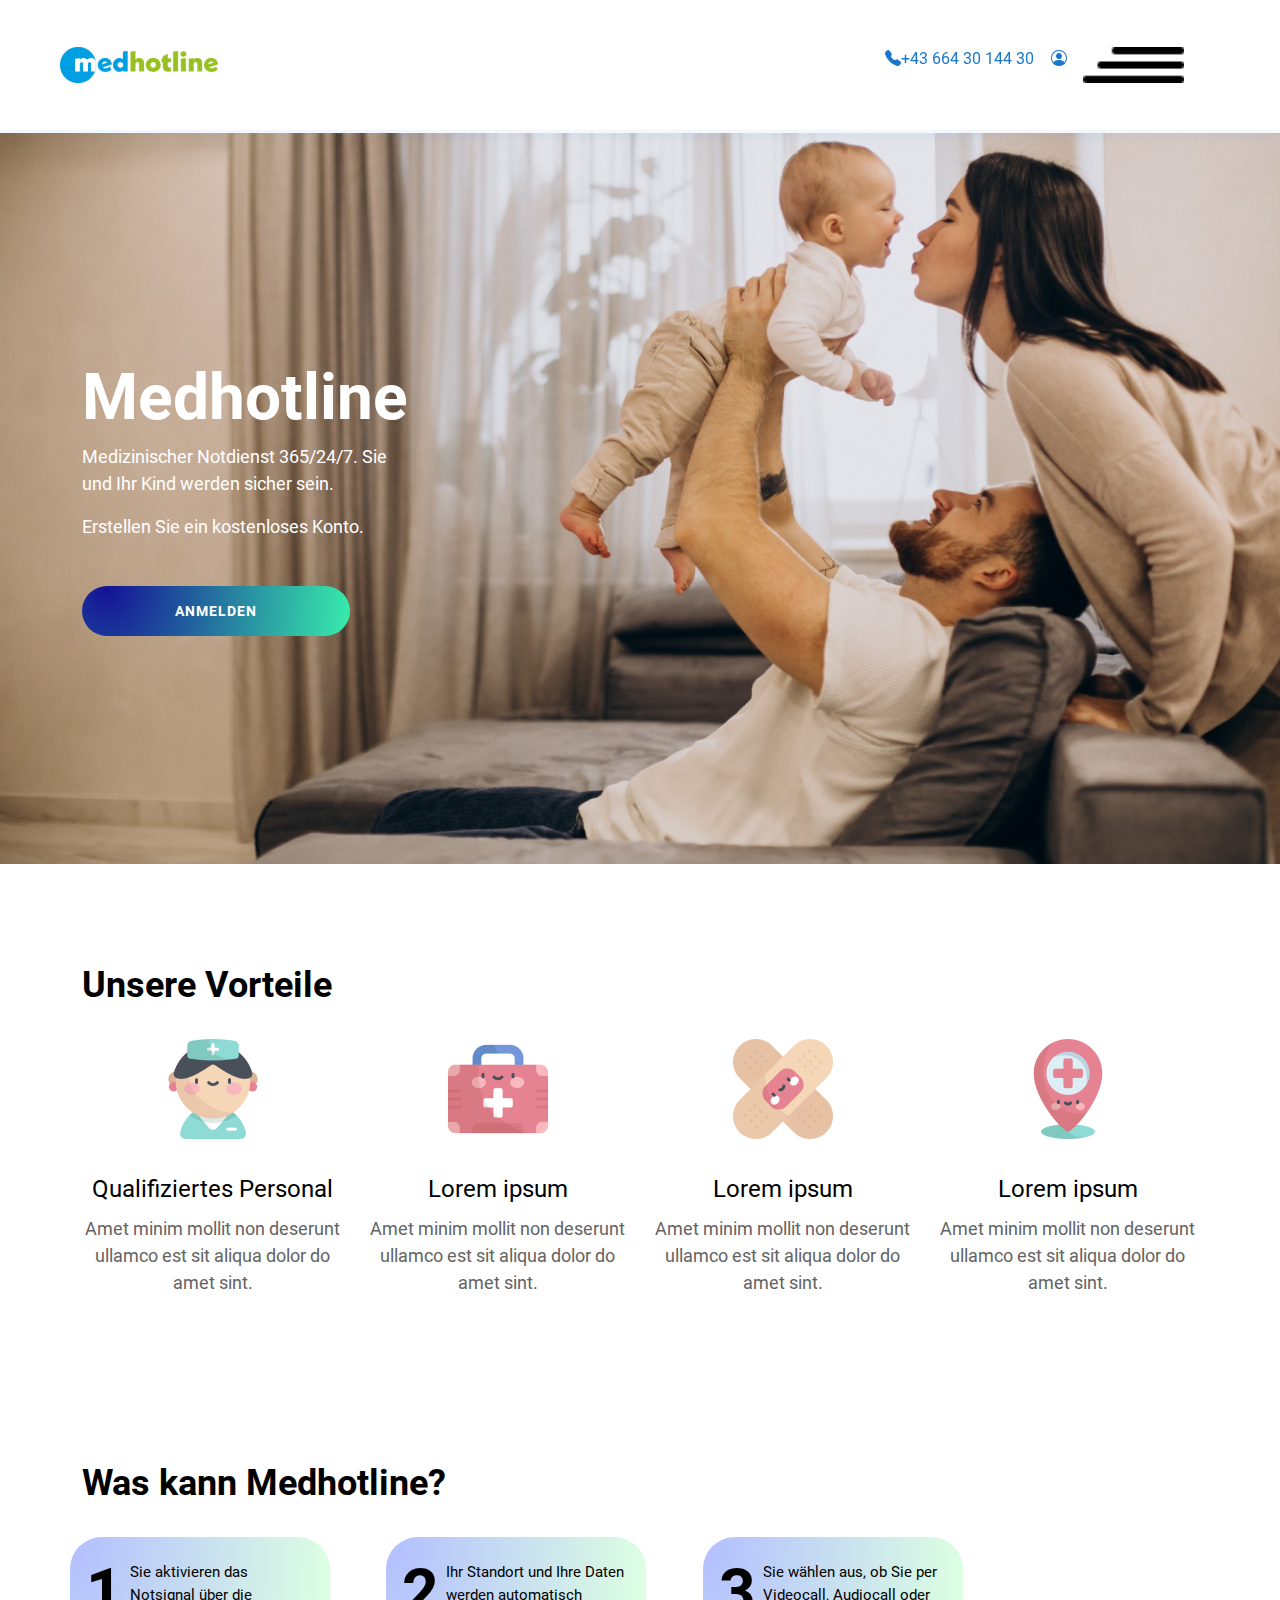
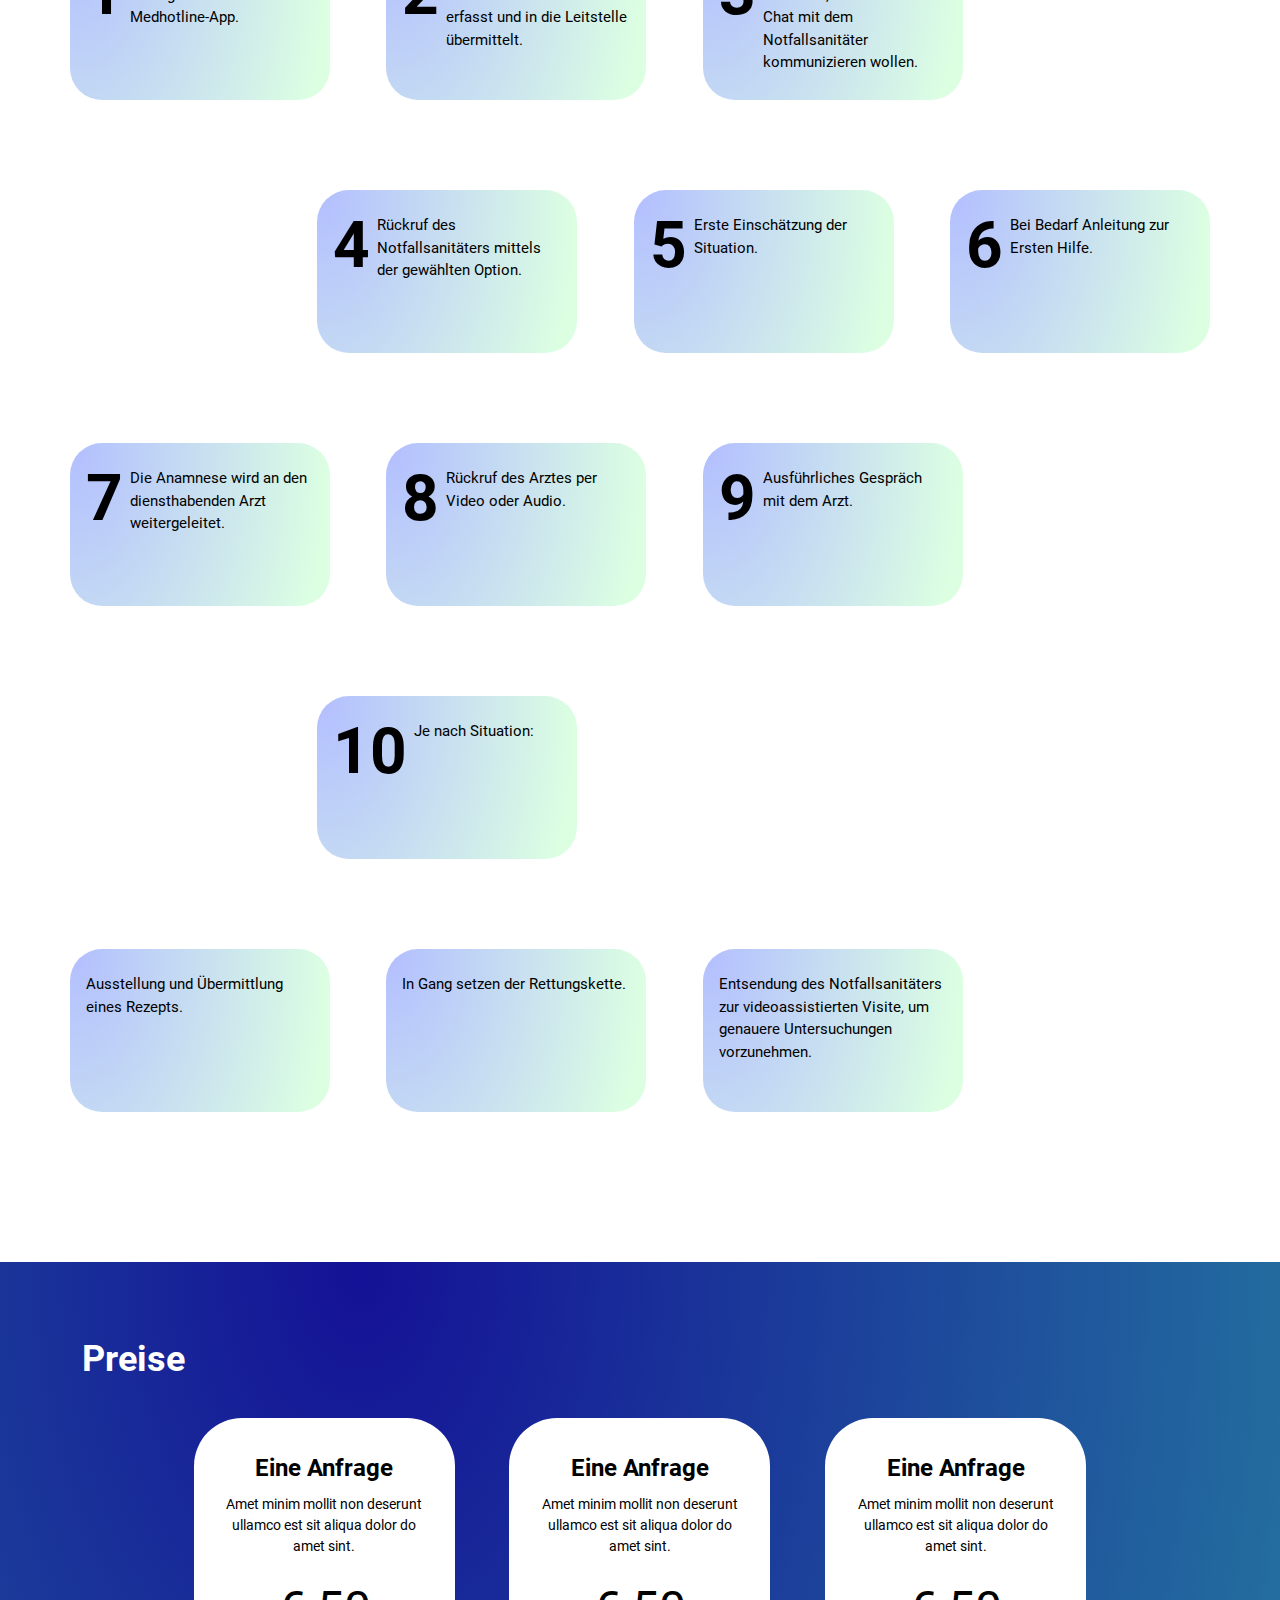
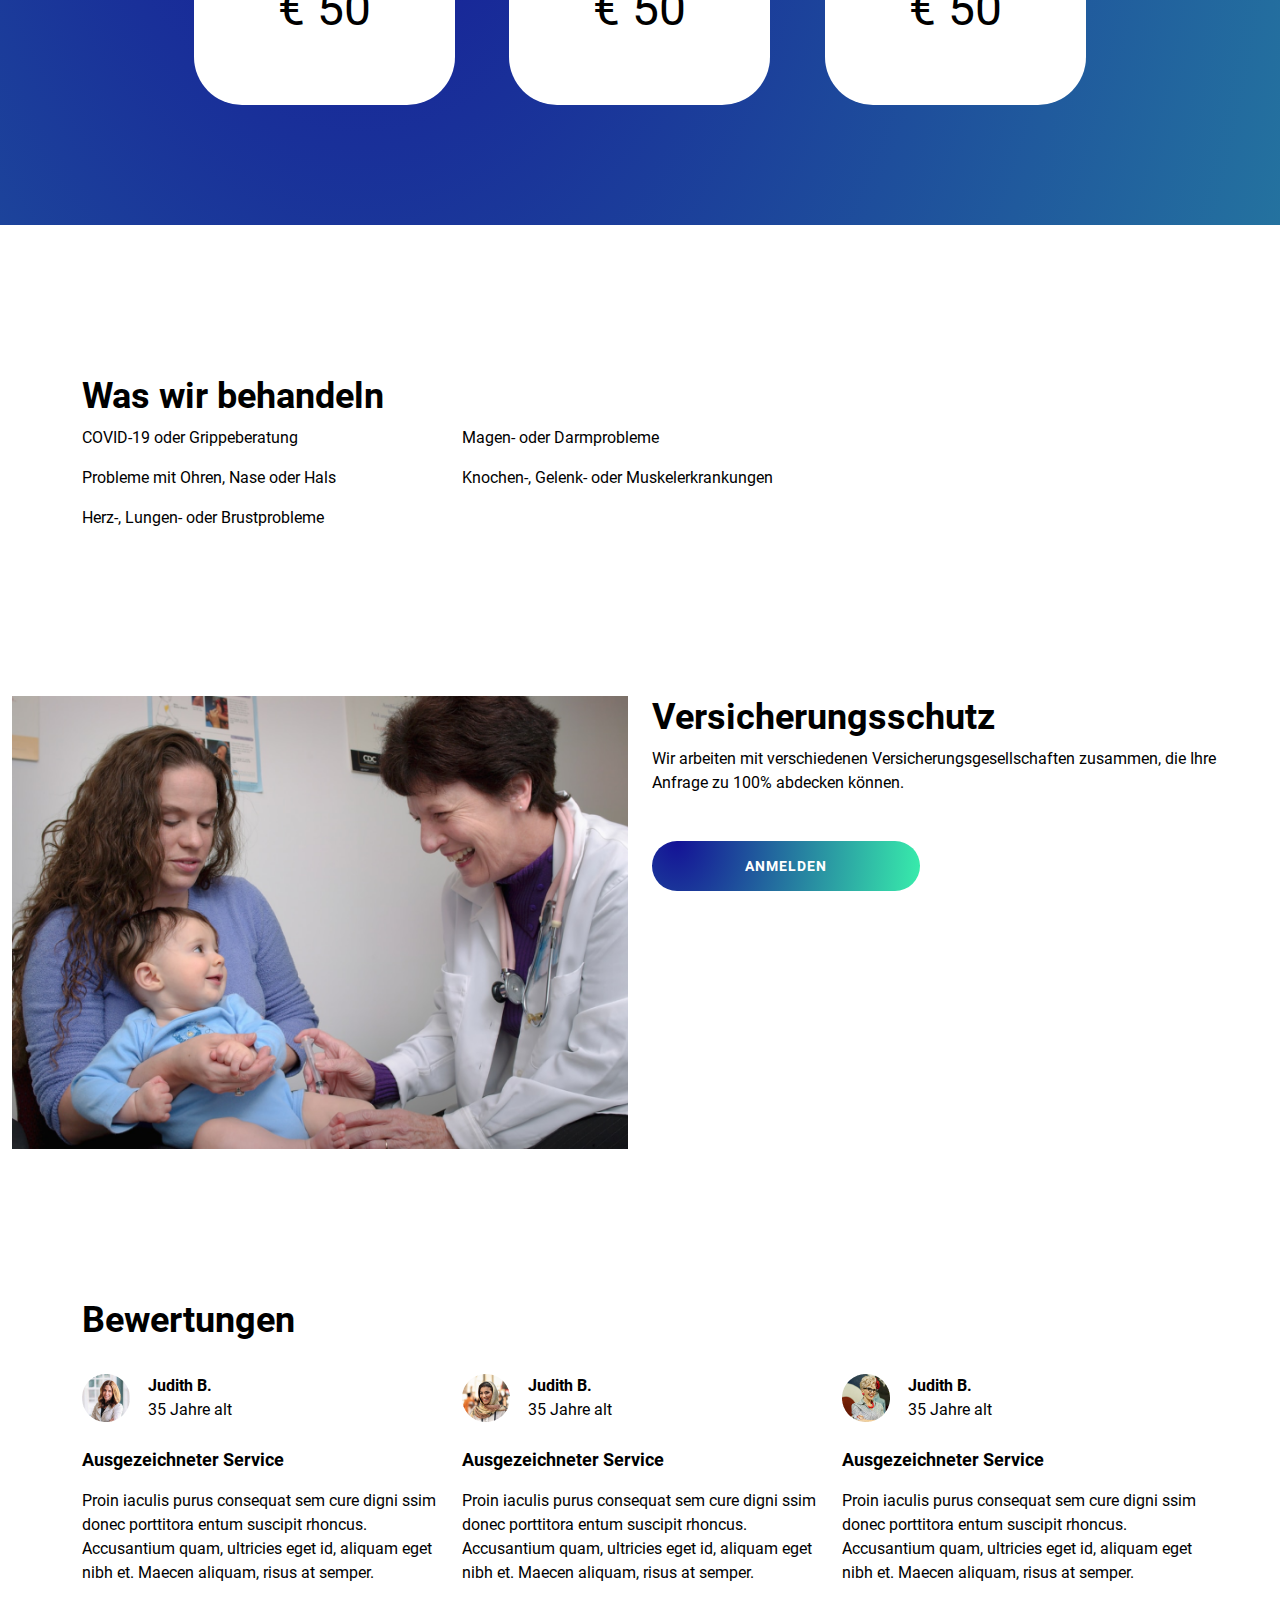
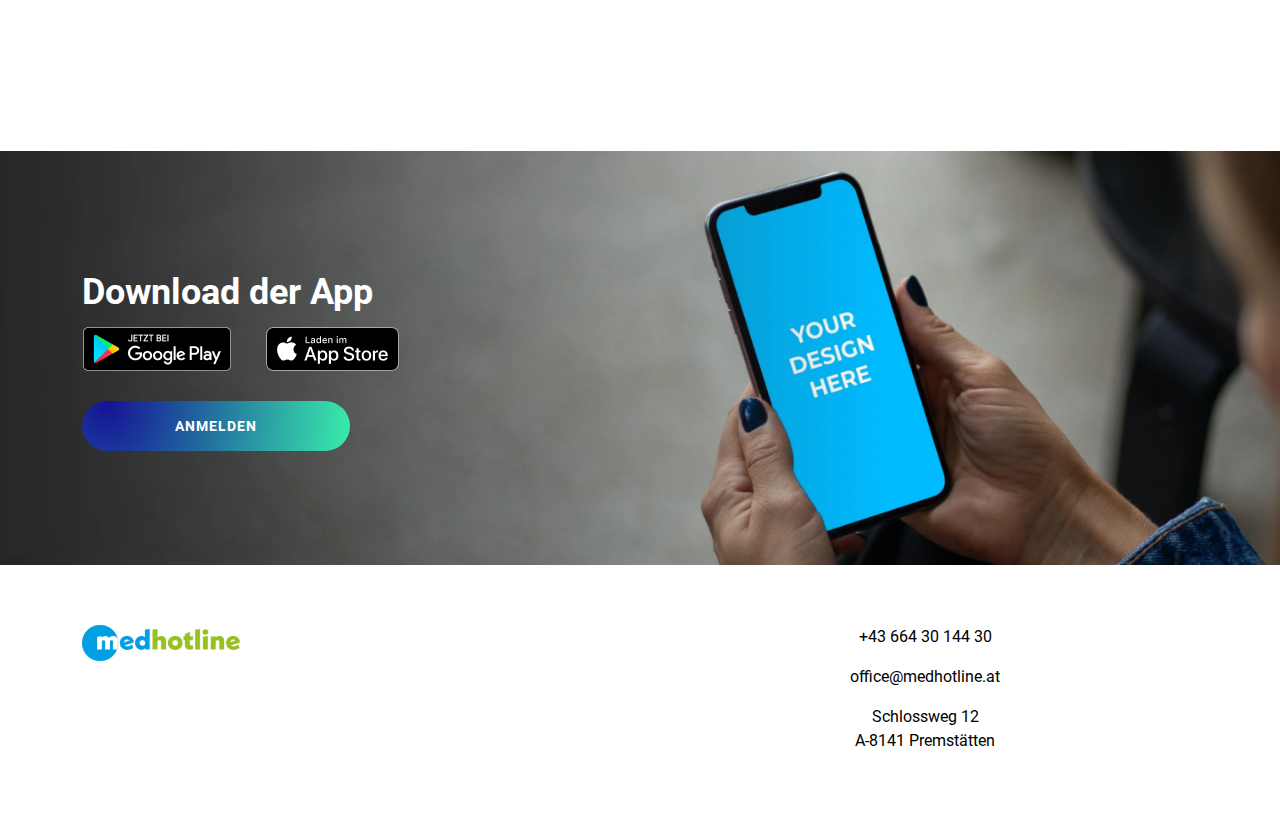
<file: index.html>
<!DOCTYPE html>
<html lang="en">

<head>
  <meta charset="utf-8">
  <meta content="width=device-width, initial-scale=1.0" name="viewport">

  <title>Medhotline</title>
  <meta content="" name="description">
  <meta content="" name="keywords">

  <!-- Favicons -->
  <link href="assets/img/favicon.png" rel="icon">
  <link href="assets/img/apple-touch-icon.png" rel="apple-touch-icon">

  <!-- Google Fonts -->
  <link
    href="https://fonts.googleapis.com/css?family=Open+Sans:300,300i,400,400i,600,600i,700,700i|Raleway:300,300i,400,400i,500,500i,600,600i,700,700i|Poppins:300,300i,400,400i,500,500i,600,600i,700,700i"
    rel="stylesheet">

  <!-- Vendor CSS Files -->
  <link href="assets/vendor/fontawesome-free/css/all.min.css" rel="stylesheet">
  <link href="assets/vendor/animate.css/animate.min.css" rel="stylesheet">
  <link href="assets/vendor/bootstrap/css/bootstrap.min.css" rel="stylesheet">
  <link href="assets/vendor/bootstrap-icons/bootstrap-icons.css" rel="stylesheet">
  <link href="assets/vendor/boxicons/css/boxicons.min.css" rel="stylesheet">
  <link href="assets/vendor/glightbox/css/glightbox.min.css" rel="stylesheet">
  <link href="assets/vendor/remixicon/remixicon.css" rel="stylesheet">
  <link href="assets/vendor/swiper/swiper-bundle.min.css" rel="stylesheet">

  <!-- Template Main CSS File -->
  <link href="assets/css/style.css" rel="stylesheet">



</head>

<body>

  <!-- ======= Top Bar ======= -->
  <!-- <div id="topbar" class="d-flex align-items-center fixed-top">
    <div class="container d-flex justify-content-between">
      <div class="contact-info d-flex align-items-center">
        <i class="bi bi-envelope"></i> <a href="mailto:contact@example.com">contact@example.com</a>
        <i class="bi bi-phone"></i> +1 5589 55488 55
      </div>
      <div class="d-none d-lg-flex social-links align-items-center">
        <a href="#" class="twitter"><i class="bi bi-twitter"></i></a>
        <a href="#" class="facebook"><i class="bi bi-facebook"></i></a>
        <a href="#" class="instagram"><i class="bi bi-instagram"></i></a>
        <a href="#" class="linkedin"><i class="bi bi-linkedin"></i></i></a>
      </div>
    </div>
  </div> -->

  <!-- ======= Header ======= -->
  <header id="header" class="fixed-top">
    <div class="container-fluid">
      <div class="row px-5">
        <div class="col-md-8">
          <a href="index.html"><img src="assets\img\logo.png" alt=""></a>
        </div>
        <!-- Uncomment below if you prefer to use an image logo -->
        <!-- <a href="index.html" class="logo me-auto"><img src="assets/img/logo.png" alt="" class="img-fluid"></a>-->

        <!-- <nav id="navbar" class="navbar order-last order-lg-0">
        <ul>
          <li><a class="nav-link scrollto active" href="#hero">Home</a></li>
          <li><a class="nav-link scrollto" href="#about">About</a></li>
          <li><a class="nav-link scrollto" href="#services">Services</a></li>
          <li><a class="nav-link scrollto" href="#departments">Departments</a></li>
          <li><a class="nav-link scrollto" href="#doctors">Doctors</a></li>
          <li class="dropdown"><a href="#"><span>Drop Down</span> <i class="bi bi-chevron-down"></i></a>
            <ul>
              <li><a href="#">Drop Down 1</a></li>
              <li class="dropdown"><a href="#"><span>Deep Drop Down</span> <i class="bi bi-chevron-right"></i></a>
                <ul>
                  <li><a href="#">Deep Drop Down 1</a></li>
                  <li><a href="#">Deep Drop Down 2</a></li>
                  <li><a href="#">Deep Drop Down 3</a></li>
                  <li><a href="#">Deep Drop Down 4</a></li>
                  <li><a href="#">Deep Drop Down 5</a></li>
                </ul>
              </li>
              <li><a href="#">Drop Down 2</a></li>
              <li><a href="#">Drop Down 3</a></li>
              <li><a href="#">Drop Down 4</a></li>
            </ul>
          </li>
          <li><a class="nav-link scrollto" href="#contact">Contact</a></li>
        </ul>
        <i class="bi bi-list mobile-nav-toggle"></i>
      </nav> -->
        <!-- .navbar -->
        <div class="col-md-4 d-flex justify-content-between px-5">
          <a href="tel:+436643014430" class=""><i class="bi bi-telephone-fill"></i>+43 664 30 144 30</a>
          <a href="/login.html"><i class="bi bi-person-circle"></i></a>
          <img src="assets/img/Menu.png" alt="menu">
        </div>
      </div>
    </div>
  </header><!-- End Header -->

  <!-- ======= Hero Section ======= -->

  <section id="hero">
    <div class="container-fluid px-0 position-relative">
      <img src="assets/img/young-family-with-toddler-baby-daughter-sitting-coach-home 1.png" alt="">
      <div class="container postion-absolute color-white">
        <div class="content">
          <h1 class="title">Medhotline</h1>
          <p>Medizinischer Notdienst 365/24/7.
            Sie und Ihr Kind werden sicher sein.</p>
          <p>Erstellen Sie ein kostenloses Konto.</p>
          <a href="#" class="btn-get-started scrollto">ANMELDEN</a>
        </div>
      </div>
    </div>
  </section><!-- End Hero -->

  <main id="main">

    <!-- ======= Why Us Section ======= -->
    <section id="why-us" class="why-us">
      <div class="container">
        <div class="space-100px"></div>
        <h1 class="mb-32px black-title">Unsere Vorteile</h1>
        <div class="row">
          <div class="col-md-3 col-12 align-items-center text-center">
            <img class="mb-32px" src="assets/img/nurse.png" alt="">
            <h3 class="sub-title">Qualifiziertes Personal</h3>
            <p>Amet minim mollit non deserunt ullamco est sit aliqua dolor do amet sint. </p>
          </div>
          <div class="col-md-3 col-12 align-items-center text-center">
            <img class="mb-32px" src="assets/img/emergency-kit.png" alt="">
            <h3 class="sub-title">Lorem ipsum</h3>
            <p>Amet minim mollit non deserunt ullamco est sit aliqua dolor do amet sint.</p>
          </div>
          <div class="col-md-3 col-12 align-items-center text-center">
            <img class="mb-32px" src="assets/img/band-aid.png" alt="">
            <h3 class="sub-title">Lorem ipsum</h3>
            <p>Amet minim mollit non deserunt ullamco est sit aliqua dolor do amet sint. </p>
          </div>
          <div class="col-md-3 col-12 align-items-center text-center">
            <img class="mb-32px" src="assets/img/placeholder.png" alt="">
            <h3 class="sub-title">Lorem ipsum</h3>
            <p>Amet minim mollit non deserunt ullamco est sit aliqua dolor do amet sint. </p>
          </div>
        </div>

      </div>
    </section><!-- End Why Us Section -->

    <!-- ======= About Section ======= -->
    <div class="space-150px"></div>
    <section id="about" class="about">
      <div class="container">
        <div class="row">
          <h1 class="mb-32px black-title">Was kann Medhotline?</h1>
        </div>
        <div class="row width-80 left">
          <div class="step d-flex col-md-3">
            <p class="title">1</p>
            <p>Sie aktivieren das Notsignal über die Medhotline-App.</p>
          </div>
          <div class="step d-flex col-md-3">
            <p class="title">2</p>
            <p>Ihr Standort und Ihre Daten werden automatisch erfasst und in die Leitstelle übermittelt.</p>
          </div>
          <div class="step d-flex col-md-3">
            <p class="title">3</p>
            <p>Sie wählen aus, ob Sie per Videocall, Audiocall oder Chat mit dem Notfallsanitäter kommunizieren wollen.
            </p>
          </div>


        </div>
        <div class="row width-80 right mt-90">
          <div class="step d-flex col-md-3">
            <p class="title">4</p>
            <p>Rückruf des Notfallsanitäters mittels der gewählten Option.</p>
          </div>
          <div class="step d-flex col-md-3">
            <p class="title">5</p>
            <p> Erste Einschätzung der Situation.</p>
          </div>
          <div class="step d-flex col-md-3">
            <p class="title">6</p>
            <p>Bei Bedarf Anleitung zur Ersten Hilfe.</p>
          </div>


        </div>
        <div class="row width-80 left mt-90">
          <div class="step d-flex col-md-3">
            <p class="title">7</p>
            <p>Die Anamnese wird an den diensthabenden Arzt weitergeleitet.</p>
          </div>
          <div class="step d-flex col-md-3">
            <p class="title">8</p>
            <p>Rückruf des Arztes per Video oder Audio.</p>
          </div>
          <div class="step d-flex col-md-3">
            <p class="title">9</p>
            <p>Ausführliches Gespräch mit dem Arzt.</p>
          </div>
        </div>
        <div class="row width-80 right mt-90 ">
          <div class="step d-flex col-md-3">
            <p class="title">10</p>
            <p>Je nach Situation:</p>
          </div>

        </div>

        <div class="row width-80 left mt-90 ">
          <div class="step d-flex col-md-3">

            <p>Ausstellung und Übermittlung eines Rezepts.</p>
          </div>
          <div class="step d-flex col-md-3">

            <p>In Gang setzen der Rettungskette.</p>
          </div>
          <div class="step d-flex col-md-3">

            <p>Entsendung des Notfallsanitäters zur videoassistierten Visite, um genauere Untersuchungen vorzunehmen.
            </p>
          </div>

        </div>

      </div>
      <div class="space-150px"></div>
    </section><!-- End About Section -->

    <!-- ======= Counts Section ======= -->
    <section id="counts" class="counts">
      <div class="container">
        <h1 class="mb-32px">Preise</h1>
        <div class="row width-80 m-auto justify-content-between">

          <div class="col-lg-3 col-12 price">
            <h1 class="title">Eine Anfrage</h1>
            <p>Amet minim mollit non deserunt ullamco est sit aliqua dolor do amet sint.</p>
            <p class="text-price">
              € 50
            </p>
          </div>
          <div class="col-lg-3 col-12 price">
            <h1 class="title">Eine Anfrage</h1>
            <p>Amet minim mollit non deserunt ullamco est sit aliqua dolor do amet sint.</p>
            <p class="text-price">
              € 50
            </p>
          </div>
          <div class="col-lg-3 col-12 price">
            <h1 class="title">Eine Anfrage</h1>
            <p>Amet minim mollit non deserunt ullamco est sit aliqua dolor do amet sint.</p>
            <p class="text-price">
              € 50
            </p>
          </div>


        </div>
      </div>

      <div class="space-60px"></div>
    </section><!-- End Counts Section -->

    <!-- ======= Services Section ======= -->
    <section id="services" class="services">
      <div class="space-150px"></div>
      <div class="container">
        <h1 class="black-title">Was wir behandeln</h1>
        <div class="row">
          <div class="col-md-4 col-12">
            <p>COVID-19 oder Grippeberatung</p>
            <p>Probleme mit Ohren, Nase oder Hals</p>
            <p>Herz-, Lungen- oder Brustprobleme</p>
          </div>
          <div class="col-md-4 col-12">
            <p>Magen- oder Darmprobleme</p>
            <p>Knochen-, Gelenk- oder Muskelerkrankungen</p>

          </div>
        </div>



      </div>
    </section><!-- End Services Section -->


    <section id="doctor">
      <div class="space-150px"></div>
      <div class="container-fluid">
        <div class="row">
          <div class="col-md-6 col-12">
            <img src="assets/img/unsplash_fx9RJgZYRUE.png" alt="">
          </div>
          <div class="col-md-6 col-12">
            <h1 class="black-title">
              Versicherungsschutz
            </h1>
            <p>Wir arbeiten mit verschiedenen Versicherungsgesellschaften zusammen, die Ihre Anfrage zu 100% abdecken
              können.</p>
            <a href="#" class="btn-get-started scrollto">ANMELDEN</a>
          </div>
        </div>
      </div>
    </section>

    <!-- ======= Testimonials Section ======= -->
    <section id="testimonials" class="testimonials">
      <div class="space-150px"></div>
      <div class="container">
        <h1 class="black-title">
          Bewertungen
        </h1>
        <div class="row">
          <div class="col-md-4 col-12">
            <div class="testimonial-item">
              <div class="info d-flex">
                <img src="assets/img/Ellipse 1.png" class="testimonial-img" alt="">
                <div class="sub-info">
                  <p class="name">Judith B.</p>
                  <p class="age">35 Jahre alt</p>
                </div>
              </div>
              <p class="sub-title">Ausgezeichneter Service</p>
              <p>
                Proin iaculis purus consequat sem cure digni ssim donec porttitora entum suscipit rhoncus.
                Accusantium quam, ultricies eget id, aliquam eget nibh et. Maecen aliquam, risus at semper.
              </p>
            </div>
          </div>
          <div class="col-md-4 col-12">
            <div class="testimonial-item">
              <div class="info d-flex">
                <img src="assets/img/Ellipse 2.png" class="testimonial-img" alt="">
                <div class="sub-info">
                  <p class="name">Judith B.</p>
                  <p class="age">35 Jahre alt</p>
                </div>
              </div>
              <p class="sub-title">Ausgezeichneter Service</p>
              <p>
                Proin iaculis purus consequat sem cure digni ssim donec porttitora entum suscipit rhoncus.
                Accusantium quam, ultricies eget id, aliquam eget nibh et. Maecen aliquam, risus at semper.
              </p>
            </div>
          </div>
          <div class="col-md-4 col-12">
            <div class="testimonial-item">
              <div class="info d-flex">
                <img src="assets/img/Ellipse 3.png" class="testimonial-img" alt="">
                <div class="sub-info">
                  <p class="name">Judith B.</p>
                  <p class="age">35 Jahre alt</p>
                </div>
              </div>
              <p class="sub-title">Ausgezeichneter Service</p>
              <p>
                Proin iaculis purus consequat sem cure digni ssim donec porttitora entum suscipit rhoncus.
                Accusantium quam, ultricies eget id, aliquam eget nibh et. Maecen aliquam, risus at semper.
              </p>
            </div>
          </div>
        </div>
        <div class="space-150px"></div>
      </div>
    </section><!-- End Testimonials Section -->



    <section id="download">
      <div class="container-fluid position-relative px-0">
        <img class="banner" src="assets/img/image 4.png" alt="">
        <div class="container position-absolute content">
          <h1 class="white-title">Download der App</h1>
          <div class="download-img">
            <img src="assets/img/g10.png" alt="">
            <img src="assets/img/Download_on_the_App_Store_Badge_DE_RGB_blk_092917 5.png" alt="">
          </div>
          <a href="#" class="btn-get-started scrollto">ANMELDEN</a>
        </div>
      </div>
    </section>

  </main><!-- End #main -->

  <!-- ======= Footer ======= -->
  <footer id="footer">
    <div class="space-60px"></div>
    <div class="container">
      <div class="row">
        <div class="col-md-6 col-12">
          <img src="assets\img\logo.png" alt="">
        </div>
        <div class="col-md-6 col-12 text-center">
          <p>+43 664 30 144 30</p>
          <p>office@medhotline.at</p>
          <p>Schlossweg 12 <br>
            A-8141 Premstätten</p>
        </div>
      </div>
      <div class="space-60px"></div>

    </div>

  </footer><!-- End Footer -->

  <div id="preloader"></div>
  <a href="#" class="back-to-top d-flex align-items-center justify-content-center"><i
      class="bi bi-arrow-up-short"></i></a>

  <!-- Vendor JS Files -->
  <script src="assets/vendor/purecounter/purecounter.js"></script>
  <script src="assets/vendor/bootstrap/js/bootstrap.bundle.min.js"></script>
  <script src="assets/vendor/glightbox/js/glightbox.min.js"></script>
  <script src="assets/vendor/swiper/swiper-bundle.min.js"></script>
  <script src="assets/vendor/php-email-form/validate.js"></script>

  <!-- Template Main JS File -->
  <script src="assets/js/main.js"></script>

</body>

</html>
</file>
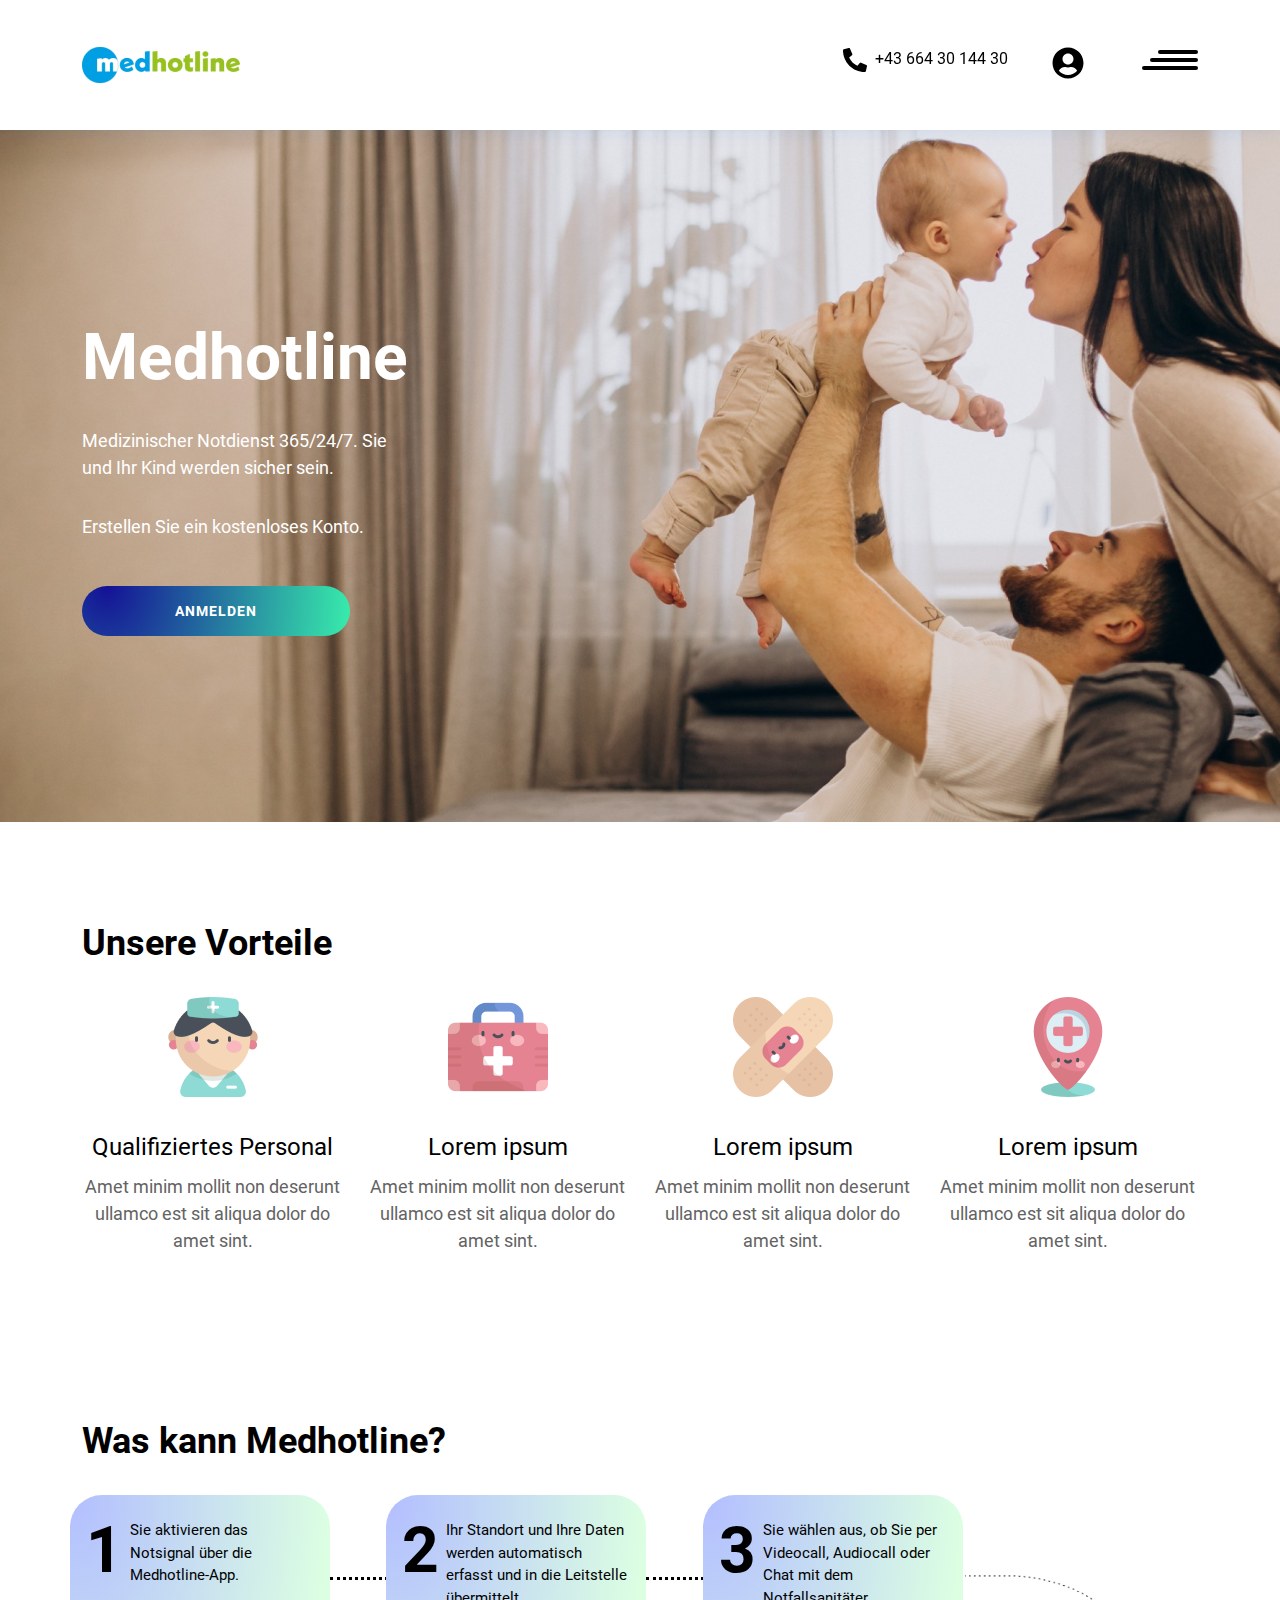
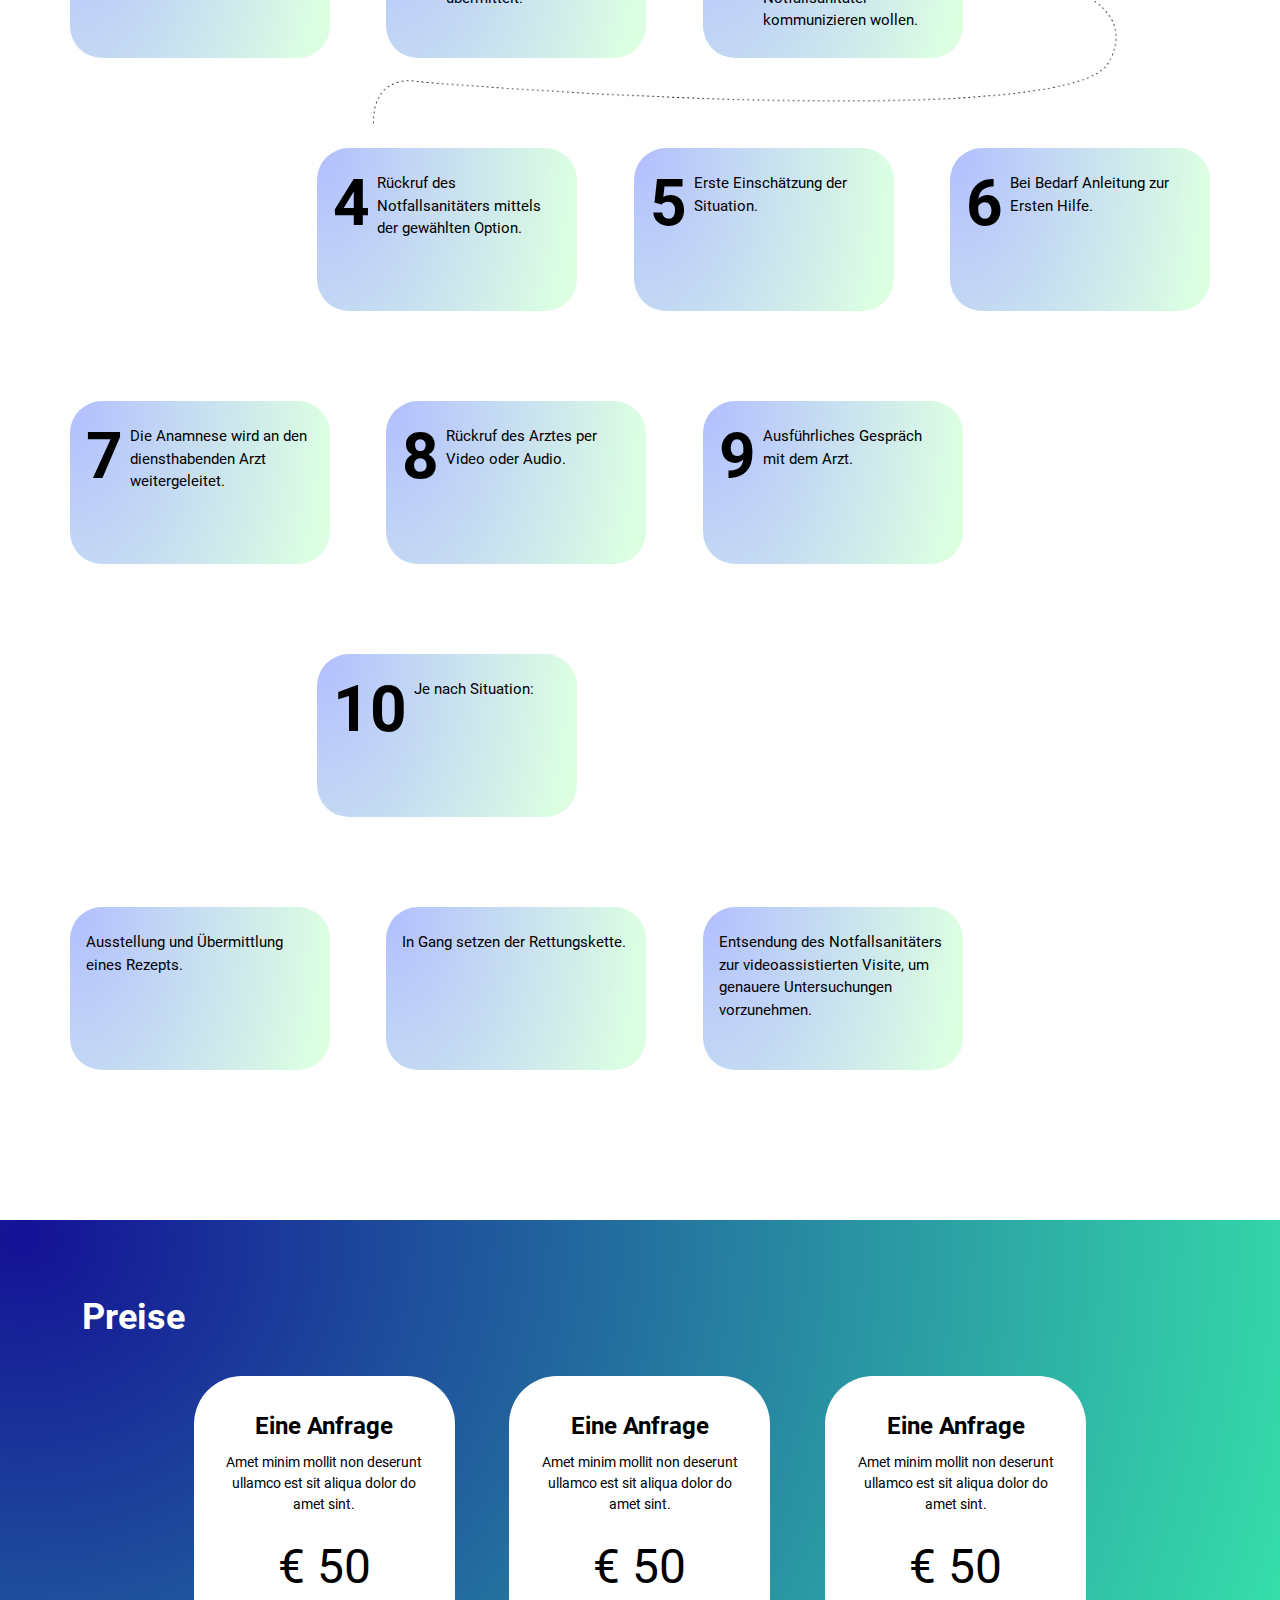
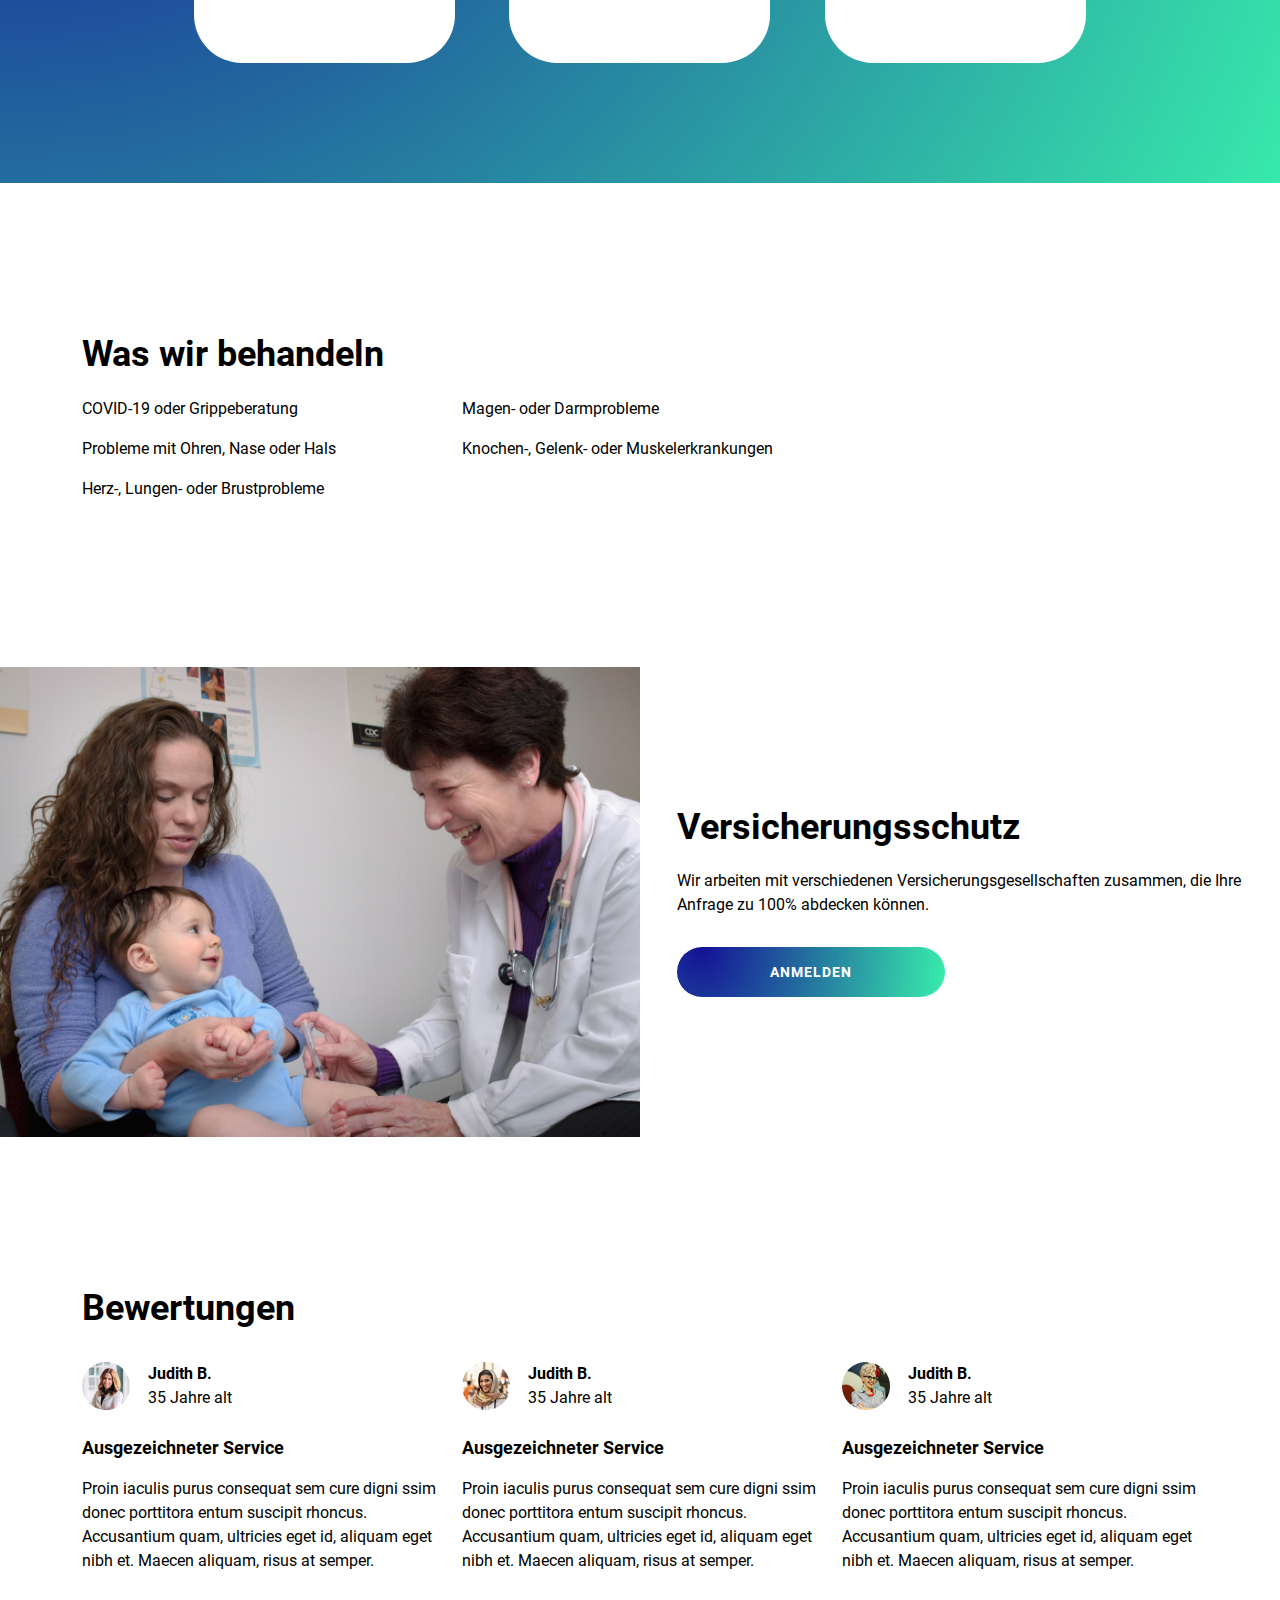
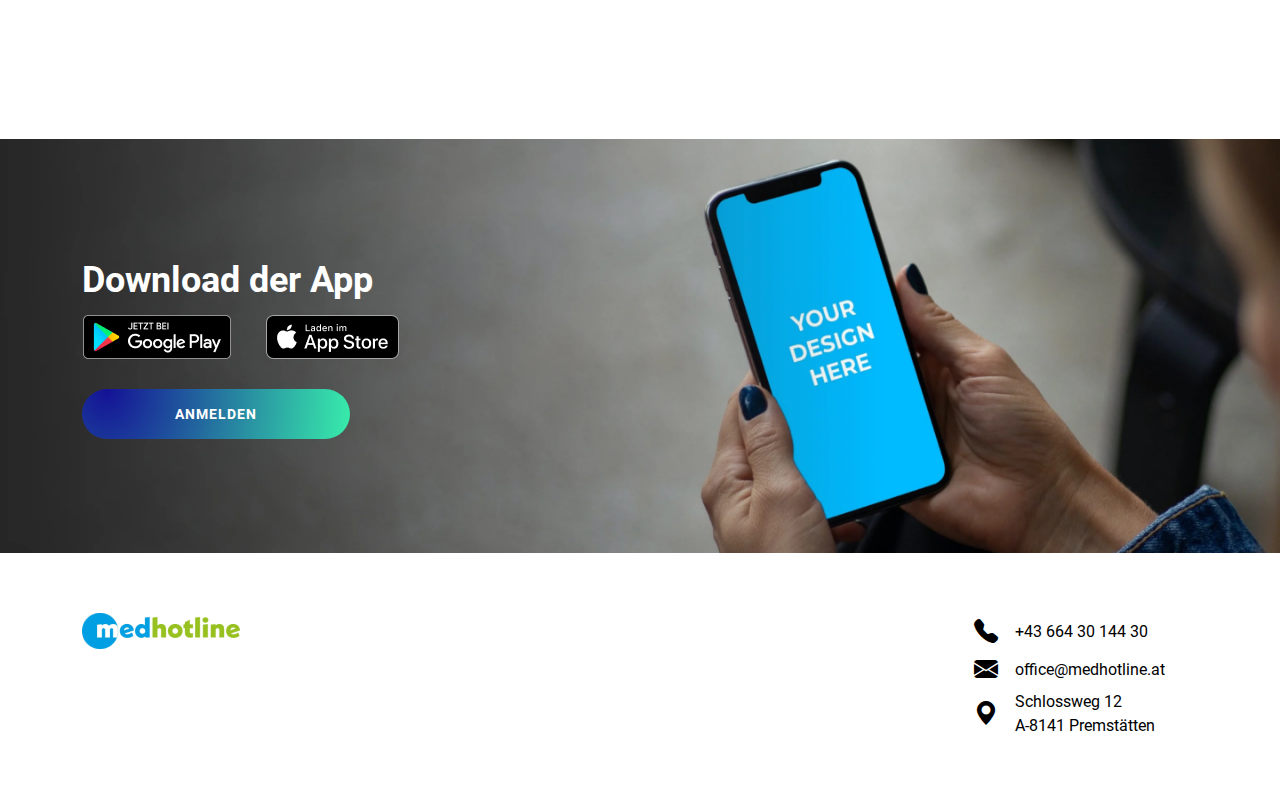
<file: html/index.html>
<!DOCTYPE html>
<html lang="en">

<head>
    <meta charset="utf-8">
    <meta content="width=device-width, initial-scale=1.0" name="viewport">

    <title>Medhotline</title>
    <meta content="" name="description">
    <meta content="" name="keywords">

    <!-- Favicons -->
    <link href="assets/img/favicon.png" rel="icon">
    <link href="assets/img/apple-touch-icon.png" rel="apple-touch-icon">

    <!-- Google Fonts -->
    <link
        href="https://fonts.googleapis.com/css?family=Open+Sans:300,300i,400,400i,600,600i,700,700i|Raleway:300,300i,400,400i,500,500i,600,600i,700,700i|Poppins:300,300i,400,400i,500,500i,600,600i,700,700i"
        rel="stylesheet">

    <!-- Vendor CSS Files -->
    <link href="assets/vendor/fontawesome-free/css/all.min.css" rel="stylesheet">
    <link href="assets/vendor/animate.css/animate.min.css" rel="stylesheet">
    <link href="assets/vendor/bootstrap/css/bootstrap.min.css" rel="stylesheet">
    <link href="assets/vendor/bootstrap-icons/bootstrap-icons.css" rel="stylesheet">
    <link href="assets/vendor/boxicons/css/boxicons.min.css" rel="stylesheet">
    <link href="assets/vendor/glightbox/css/glightbox.min.css" rel="stylesheet">
    <link href="assets/vendor/remixicon/remixicon.css" rel="stylesheet">
    <link href="assets/vendor/swiper/swiper-bundle.min.css" rel="stylesheet">

    <!-- Template Main CSS File -->
    <link href="assets/css/style.css" rel="stylesheet">
    <link href="assets/css/custom.css" rel="stylesheet">


</head>

<body>

    <!-- ======= Top Bar ======= -->
    <!-- <div id="topbar" class="d-flex align-items-center fixed-top">
    <div class="container d-flex justify-content-between">
      <div class="contact-info d-flex align-items-center">
        <i class="bi bi-envelope"></i> <a href="mailto:contact@example.com">contact@example.com</a>
        <i class="bi bi-phone"></i> +1 5589 55488 55
      </div>
      <div class="d-none d-lg-flex social-links align-items-center">
        <a href="#" class="twitter"><i class="bi bi-twitter"></i></a>
        <a href="#" class="facebook"><i class="bi bi-facebook"></i></a>
        <a href="#" class="instagram"><i class="bi bi-instagram"></i></a>
        <a href="#" class="linkedin"><i class="bi bi-linkedin"></i></i></a>
      </div>
    </div>
  </div> -->

    <!-- ======= Header ======= -->
    <header id="header" class="fixed-top header-all">
        <div class="container">
            <div class="row">
                <div class="col-md-3">
                    <a href="index.html"><img src="assets\img\logo.png" alt="" width="158px"></a>
                </div>
                <div class="col-md-3">
                    <!-- <ul class="d-flex justify-content-between">
                        <li><a href="elder-people.html">Elder People</a></li>
                        <li><a href="young-parents.html">young parents</a></li>
                        <li><a href="sign-up.html">Sign up</a></li>
                    </ul> -->
                </div>
                <div class="col-md-6">
                    <div class="row">
                        <div class="col-md-8 text-end">
                            <a href="tel:+436643014430" class="nav-phone"><img
                            src="assets\img\phone.svg" alt="" width="24px" height="24px">+43 664 30 144 30</a>
                        </div>
                        <div class="col-md-2 text-center">
                            <a href="/login.html" class="nav-user"><img src="assets\img\user.svg" alt="" width="32px"
                            height="32px"></a>
                        </div>
                        <div class="col-md-2 text-end">
                            <div class="menu-dropdown">
                                <a href="javascript:void(0)" class="nav-menu"><img src="assets/img/menu.svg" alt="menu" width="56px" height="20px"></a>
                                <ul id="menu">
                                    <li><a href="elder-people.html">Elder People</a></li>
                                    <li><a href="young-parents.html">young parents</a></li>
                                    <li><a href="sign-up.html">Sign up</a></li>
                                </ul>
                            </div>
                        </div>
                    </div>
                </div>
            </div>
        </div>
    </header>
    <!-- End Header -->

    <!-- ======= Hero Section ======= -->

    <section id="hero">
        <!-- <div class="container-fluid px-0 position-relative"> -->
            <!-- <img src="assets/img/young-family-with-toddler-baby-daughter-sitting-coach-home 1.png" alt=""> -->
            <div class="container">
                <div class="content">
                    <h1 class="title">Medhotline</h1>
                    <p class="content-first">Medizinischer Notdienst 365/24/7. Sie und Ihr Kind werden sicher sein.</p>
                    <p class="content-last">Erstellen Sie ein kostenloses Konto.</p>
                    <a href="#" class="btn-get-started scrollto">ANMELDEN</a>
                </div>
            </div>
        <!-- </div> -->
    </section>
    <!-- End Hero -->

    <main id="main">

        <!-- ======= Why Us Section ======= -->
        <section id="why-us" class="why-us">
            <div class="container">
                <div class="space-100px"></div>
                <h1 class="mb-32px black-title">Unsere Vorteile</h1>
                <div class="row">
                    <div class="col-md-3 col-12 align-items-center text-center">
                        <img class="mb-32px" src="assets/img/nurse.png" alt="">
                        <h3 class="sub-title">Qualifiziertes Personal</h3>
                        <p>Amet minim mollit non deserunt ullamco est sit aliqua dolor do amet sint. </p>
                    </div>
                    <div class="col-md-3 col-12 align-items-center text-center">
                        <img class="mb-32px" src="assets/img/emergency-kit.png" alt="">
                        <h3 class="sub-title">Lorem ipsum</h3>
                        <p>Amet minim mollit non deserunt ullamco est sit aliqua dolor do amet sint.</p>
                    </div>
                    <div class="col-md-3 col-12 align-items-center text-center">
                        <img class="mb-32px" src="assets/img/band-aid.png" alt="">
                        <h3 class="sub-title">Lorem ipsum</h3>
                        <p>Amet minim mollit non deserunt ullamco est sit aliqua dolor do amet sint. </p>
                    </div>
                    <div class="col-md-3 col-12 align-items-center text-center">
                        <img class="mb-32px" src="assets/img/placeholder.png" alt="">
                        <h3 class="sub-title">Lorem ipsum</h3>
                        <p>Amet minim mollit non deserunt ullamco est sit aliqua dolor do amet sint. </p>
                    </div>
                </div>

            </div>
        </section>
        <!-- End Why Us Section -->

        <!-- ======= About Section ======= -->
        <div class="space-150px"></div>
        <section id="about" class="about">
            <div class="container">
                <div class="row">
                    <h1 class="mb-32px black-title">Was kann Medhotline?</h1>
                </div>
                <div class="row width-80 left">
                    <div class="step step-1 d-flex col-md-3">
                        <p class="title">1</p>
                        <p>Sie aktivieren das Notsignal über die Medhotline-App.</p>
                    </div>
                    <div class="step step-2 d-flex col-md-3">
                        <p class="title">2</p>
                        <p>Ihr Standort und Ihre Daten werden automatisch erfasst und in die Leitstelle übermittelt.</p>
                    </div>
                    <div class="step step-3 d-flex col-md-3">
                        <p class="title">3</p>
                        <p>Sie wählen aus, ob Sie per Videocall, Audiocall oder Chat mit dem Notfallsanitäter
                            kommunizieren wollen.
                        </p>
                    </div>


                </div>
                <div class="row width-80 right mt-90">
                    <div class="step d-flex col-md-3">
                        <p class="title">4</p>
                        <p>Rückruf des Notfallsanitäters mittels der gewählten Option.</p>
                    </div>
                    <div class="step d-flex col-md-3">
                        <p class="title">5</p>
                        <p> Erste Einschätzung der Situation.</p>
                    </div>
                    <div class="step d-flex col-md-3">
                        <p class="title">6</p>
                        <p>Bei Bedarf Anleitung zur Ersten Hilfe.</p>
                    </div>


                </div>
                <div class="row width-80 left mt-90">
                    <div class="step d-flex col-md-3">
                        <p class="title">7</p>
                        <p>Die Anamnese wird an den diensthabenden Arzt weitergeleitet.</p>
                    </div>
                    <div class="step d-flex col-md-3">
                        <p class="title">8</p>
                        <p>Rückruf des Arztes per Video oder Audio.</p>
                    </div>
                    <div class="step d-flex col-md-3">
                        <p class="title">9</p>
                        <p>Ausführliches Gespräch mit dem Arzt.</p>
                    </div>
                </div>
                <div class="row width-80 right mt-90 ">
                    <div class="step d-flex col-md-3">
                        <p class="title">10</p>
                        <p>Je nach Situation:</p>
                    </div>

                </div>

                <div class="row width-80 left mt-90 ">
                    <div class="step d-flex col-md-3">

                        <p>Ausstellung und Übermittlung eines Rezepts.</p>
                    </div>
                    <div class="step d-flex col-md-3">

                        <p>In Gang setzen der Rettungskette.</p>
                    </div>
                    <div class="step d-flex col-md-3">

                        <p>Entsendung des Notfallsanitäters zur videoassistierten Visite, um genauere Untersuchungen
                            vorzunehmen.
                        </p>
                    </div>

                </div>

            </div>
            <div class="space-150px"></div>
        </section>
        <!-- End About Section -->

        <!-- ======= Counts Section ======= -->
        <section id="counts" class="counts">
            <div class="container">
                <h1 class="mb-32px">Preise</h1>
                <div class="row width-80 m-auto justify-content-between">

                    <div class="col-lg-3 col-12 price">
                        <h1 class="title">Eine Anfrage</h1>
                        <p>Amet minim mollit non deserunt ullamco est sit aliqua dolor do amet sint.</p>
                        <p class="text-price">
                            € 50
                        </p>
                    </div>
                    <div class="col-lg-3 col-12 price">
                        <h1 class="title">Eine Anfrage</h1>
                        <p>Amet minim mollit non deserunt ullamco est sit aliqua dolor do amet sint.</p>
                        <p class="text-price">
                            € 50
                        </p>
                    </div>
                    <div class="col-lg-3 col-12 price">
                        <h1 class="title">Eine Anfrage</h1>
                        <p>Amet minim mollit non deserunt ullamco est sit aliqua dolor do amet sint.</p>
                        <p class="text-price">
                            € 50
                        </p>
                    </div>


                </div>
            </div>

            <div class="space-60px"></div>
        </section>
        <!-- End Counts Section -->

        <!-- ======= Services Section ======= -->
        <section id="services" class="services">
            <div class="space-150px"></div>
            <div class="container">
                <h1 class="black-title">Was wir behandeln</h1>
                <div class="row">
                    <div class="col-md-4 col-12">
                        <p>COVID-19 oder Grippeberatung</p>
                        <p>Probleme mit Ohren, Nase oder Hals</p>
                        <p>Herz-, Lungen- oder Brustprobleme</p>
                    </div>
                    <div class="col-md-4 col-12">
                        <p>Magen- oder Darmprobleme</p>
                        <p>Knochen-, Gelenk- oder Muskelerkrankungen</p>

                    </div>
                </div>



            </div>
        </section>
        <!-- End Services Section -->


        <section id="doctor">
            <div class="space-150px"></div>
            <div class="container-fluid">
                <div class="row">
                    <div class="col-md-6 col-12 p-0">
                        <img src="assets/img/unsplash_fx9RJgZYRUE.png" alt="">
                    </div>
                    <div class="col-md-6 col-12">
                        <div class="content-right">
                            <h1 class="black-title">
                                Versicherungsschutz
                            </h1>
                            <p>Wir arbeiten mit verschiedenen Versicherungsgesellschaften zusammen, die Ihre Anfrage zu 100%
                                abdecken können.
                            </p>
                            <a href="#" class="btn-get-started scrollto">ANMELDEN</a>
                        </div>
                    </div>
                </div>
            </div>
        </section>

        <!-- ======= Testimonials Section ======= -->
        <section id="testimonials" class="testimonials">
            <div class="space-150px"></div>
            <div class="container">
                <h1 class="black-title">
                    Bewertungen
                </h1>
                <div class="row">
                    <div class="col-md-4 col-12">
                        <div class="testimonial-item">
                            <div class="info d-flex">
                                <img src="assets/img/Ellipse 1.png" class="testimonial-img" alt="">
                                <div class="sub-info">
                                    <p class="name">Judith B.</p>
                                    <p class="age">35 Jahre alt</p>
                                </div>
                            </div>
                            <p class="sub-title">Ausgezeichneter Service</p>
                            <p>
                                Proin iaculis purus consequat sem cure digni ssim donec porttitora entum suscipit
                                rhoncus. Accusantium quam, ultricies eget id, aliquam eget nibh et. Maecen aliquam,
                                risus at semper.
                            </p>
                        </div>
                    </div>
                    <div class="col-md-4 col-12">
                        <div class="testimonial-item">
                            <div class="info d-flex">
                                <img src="assets/img/Ellipse 2.png" class="testimonial-img" alt="">
                                <div class="sub-info">
                                    <p class="name">Judith B.</p>
                                    <p class="age">35 Jahre alt</p>
                                </div>
                            </div>
                            <p class="sub-title">Ausgezeichneter Service</p>
                            <p>
                                Proin iaculis purus consequat sem cure digni ssim donec porttitora entum suscipit
                                rhoncus. Accusantium quam, ultricies eget id, aliquam eget nibh et. Maecen aliquam,
                                risus at semper.
                            </p>
                        </div>
                    </div>
                    <div class="col-md-4 col-12">
                        <div class="testimonial-item">
                            <div class="info d-flex">
                                <img src="assets/img/Ellipse 3.png" class="testimonial-img" alt="">
                                <div class="sub-info">
                                    <p class="name">Judith B.</p>
                                    <p class="age">35 Jahre alt</p>
                                </div>
                            </div>
                            <p class="sub-title">Ausgezeichneter Service</p>
                            <p>
                                Proin iaculis purus consequat sem cure digni ssim donec porttitora entum suscipit
                                rhoncus. Accusantium quam, ultricies eget id, aliquam eget nibh et. Maecen aliquam,
                                risus at semper.
                            </p>
                        </div>
                    </div>
                </div>
                <div class="space-150px"></div>
            </div>
        </section>
        <!-- End Testimonials Section -->



        <section id="download">
            <div class="container-fluid position-relative px-0">
                <img class="banner" src="assets/img/image 4.png" alt="">
                <div class="container position-absolute content">
                    <h1 class="white-title">Download der App</h1>
                    <div class="download-img">
                        <img src="assets/img/g10.png" alt="">
                        <img src="assets/img/Download_on_the_App_Store_Badge_DE_RGB_blk_092917 5.png" alt="">
                    </div>
                    <a href="#" class="btn-get-started scrollto">ANMELDEN</a>
                </div>
            </div>
        </section>

    </main>
    <!-- End #main -->

    <!-- ======= Footer ======= -->
    <footer id="footer">
        <div class="space-60px"></div>
        <div class="container">
            <div class="row">
                <div class="col-md-6 col-12">
                    <img src="assets\img\logo.png" alt="">
                </div>
                <div class="col-md-6 col-12">
                    <div>
                        <table class="information">
                            <tr>
                                <td><a href="tel:+43 664 30 144 30"><i class="bi bi-telephone-fill"></i></a></td>
                                <td><a href="tel:+43 664 30 144 30">+43 664 30 144 30</i></a></td>
                            </tr>
                            <tr>
                                <td><a href="mailto:office@medhotline.at"><i class="bi bi-envelope-fill"></i></a></td>
                                <td><a href="mailto:"></a>office@medhotline.at</td>
                            </tr>
                            <tr>
                                <td><i class="bi bi-geo-alt-fill"></i></td>
                                <td>Schlossweg 12 <br> A-8141 Premstätten</td>
                            </tr>
                        </table>
                    </div>
                </div>
            </div>
            <div class="space-60px"></div>

        </div>

    </footer>
    <!-- End Footer -->

    <div id="preloader"></div>
    <a href="#" class="back-to-top d-flex align-items-center justify-content-center"><i
            class="bi bi-arrow-up-short"></i></a>

    <!-- Vendor JS Files -->
    <script src="assets/vendor/purecounter/purecounter.js"></script>
    <script src="assets/vendor/bootstrap/js/jquery.min.js"></script>
    <script src="assets/vendor/bootstrap/js/bootstrap.min.js"></script>
    <script src="assets/vendor/bootstrap/js/bootstrap.bundle.min.js"></script>
    <script src="assets/vendor/glightbox/js/glightbox.min.js"></script>
    <script src="assets/vendor/swiper/swiper-bundle.min.js"></script>
    <script src="assets/vendor/php-email-form/validate.js"></script>

    <!-- Template Main JS File -->
    <script src="assets/js/main.js"></script>

</body>

</html>
</file>
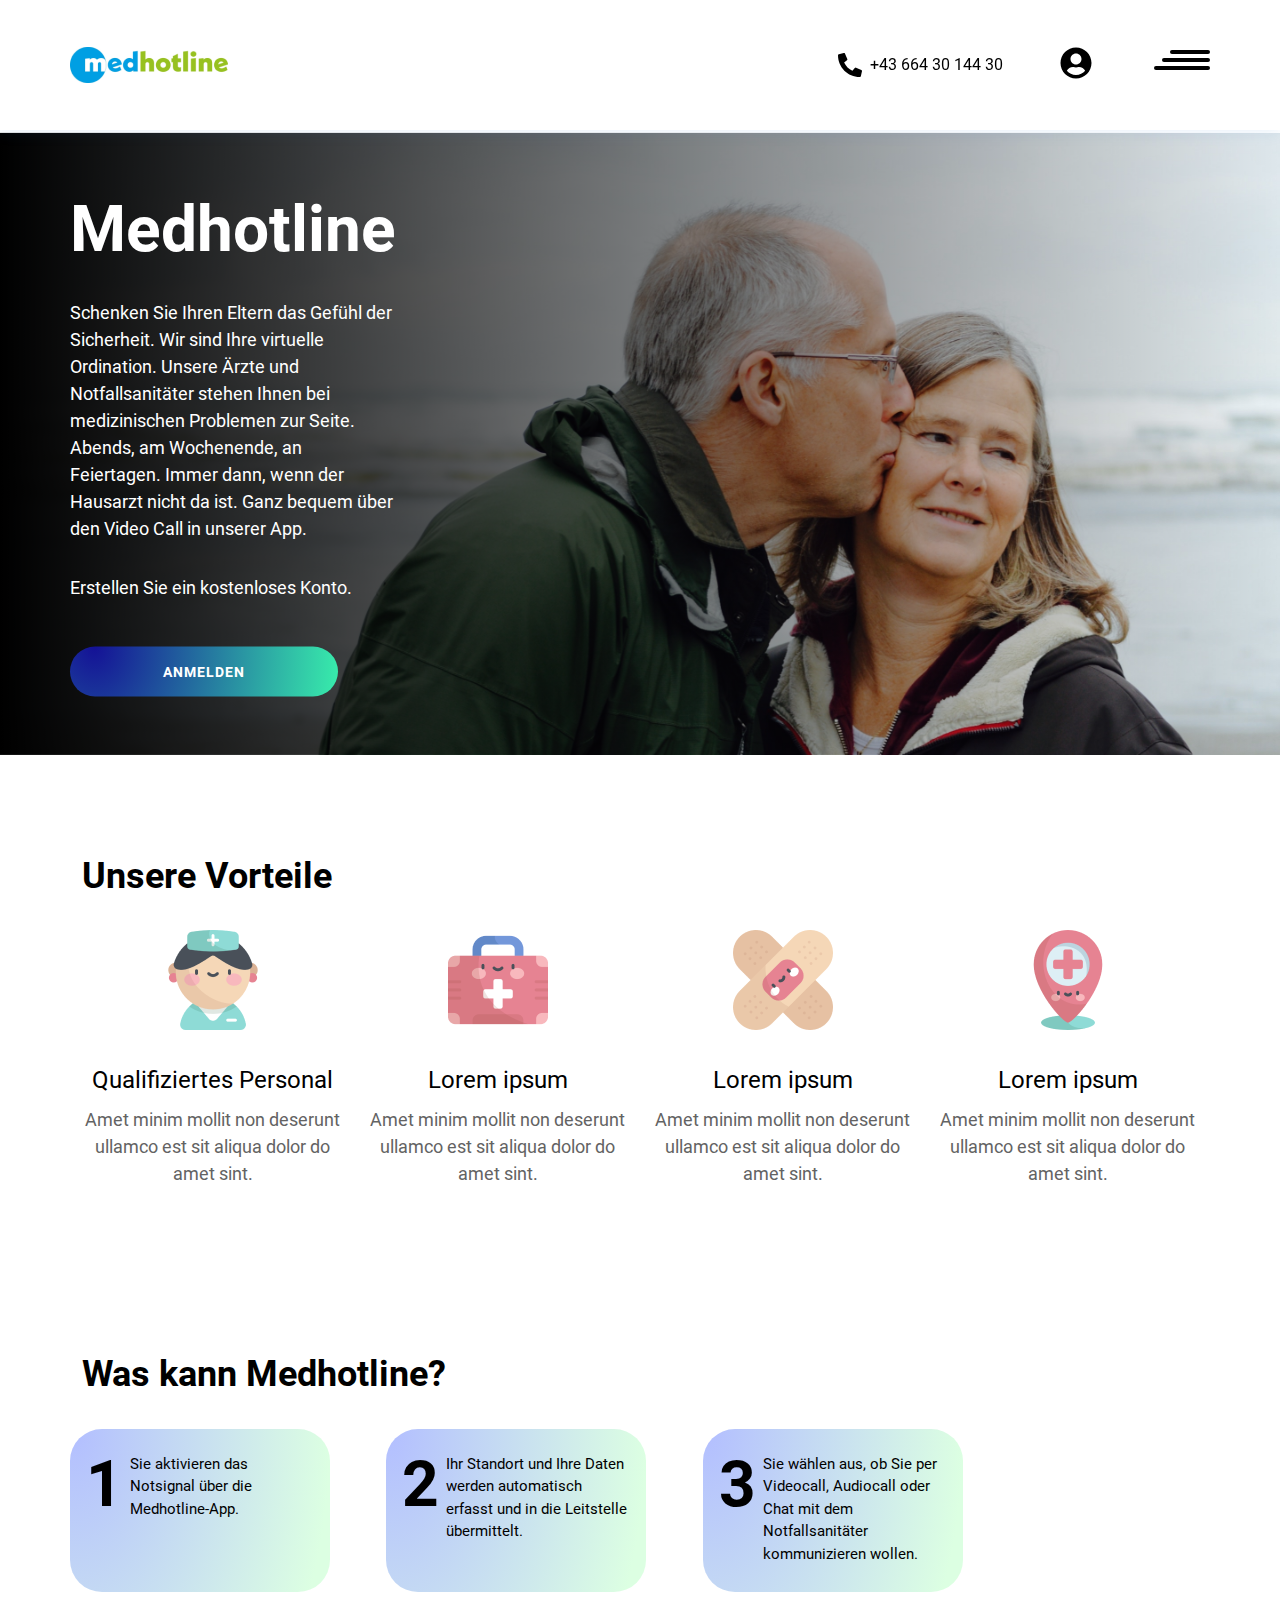
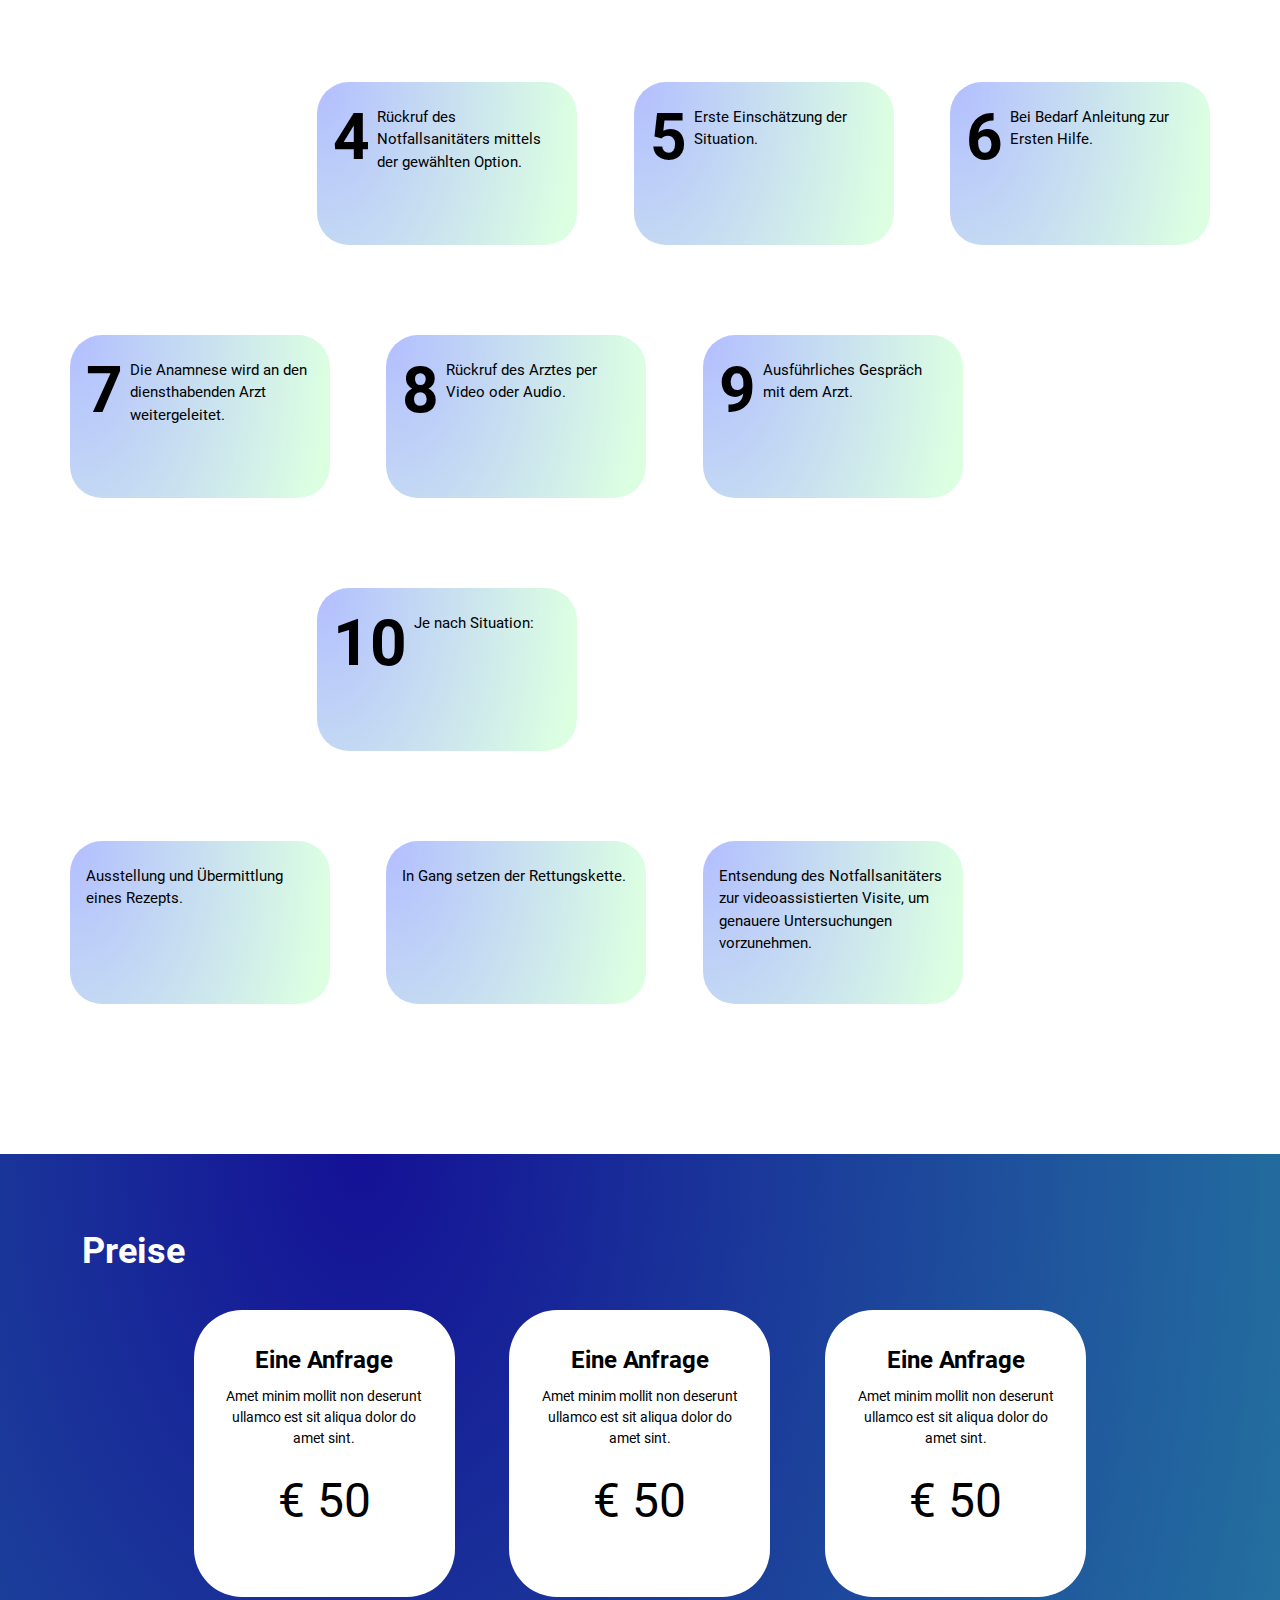
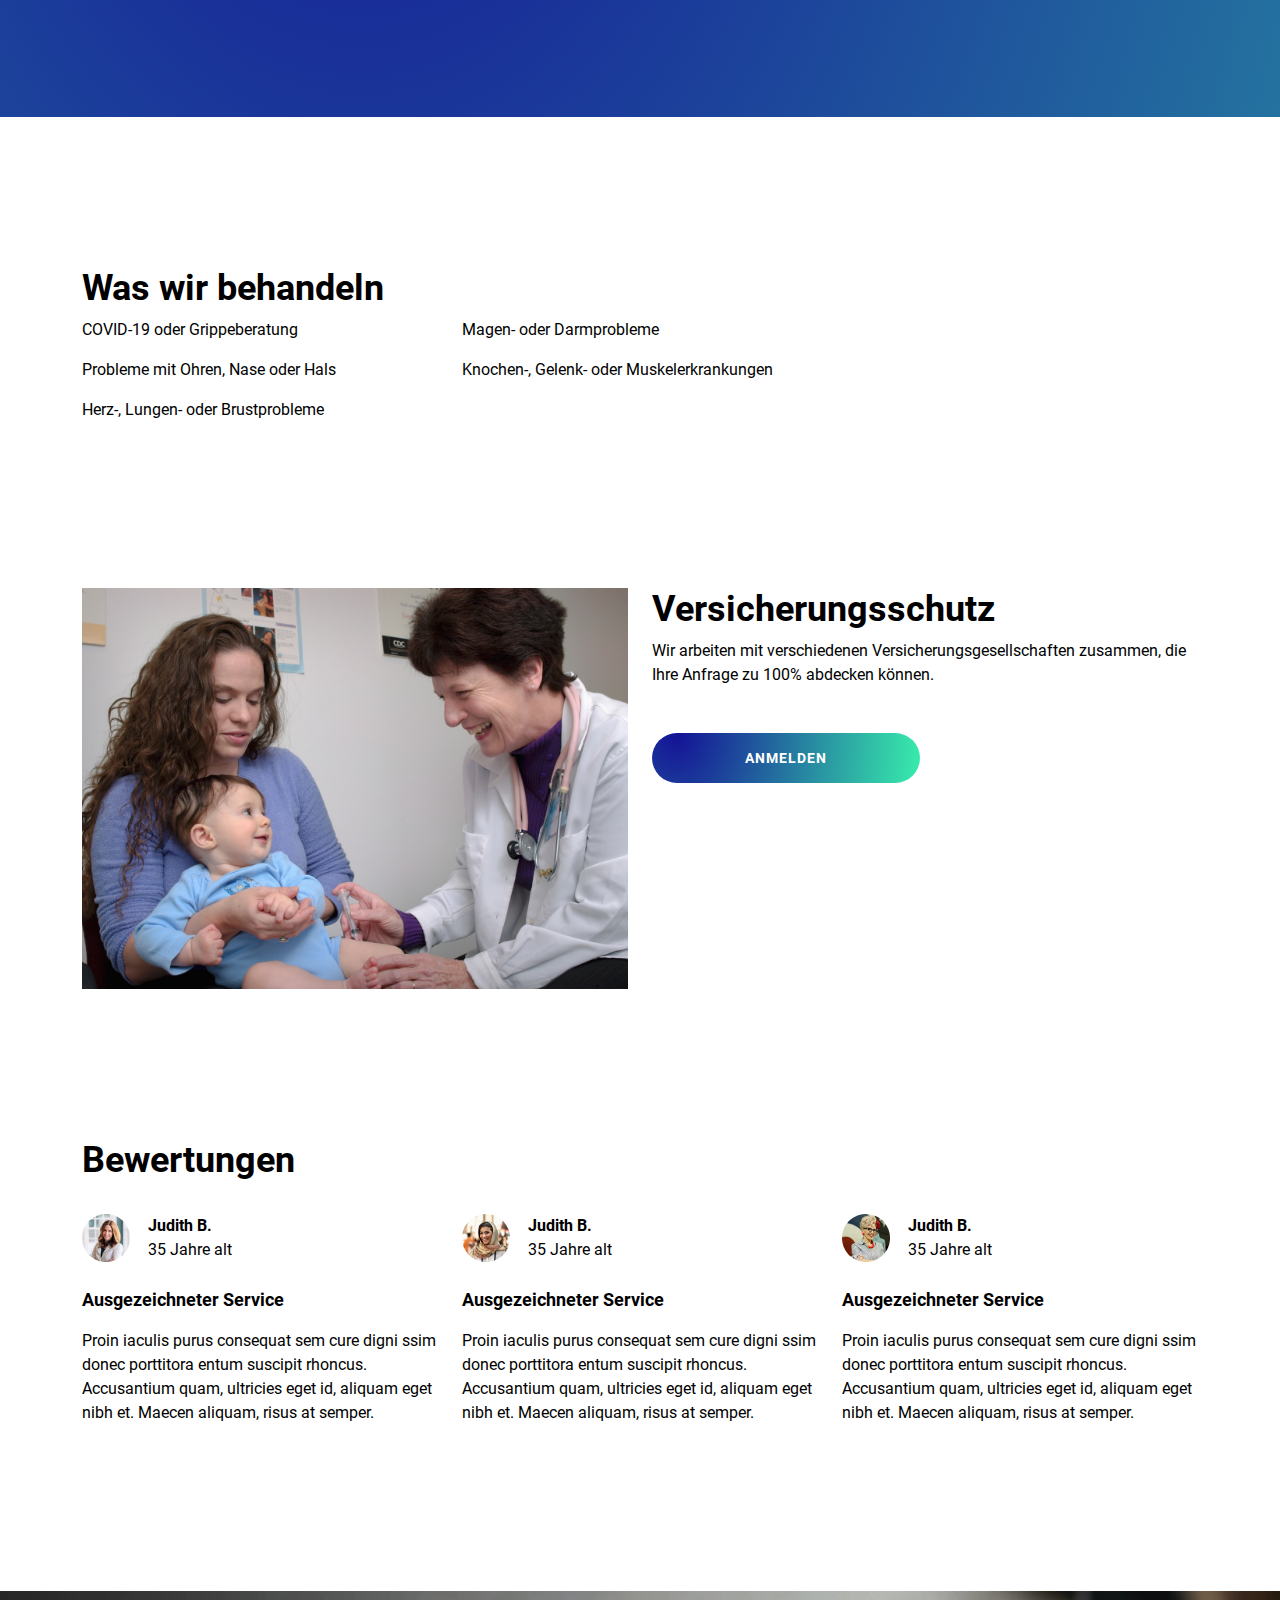
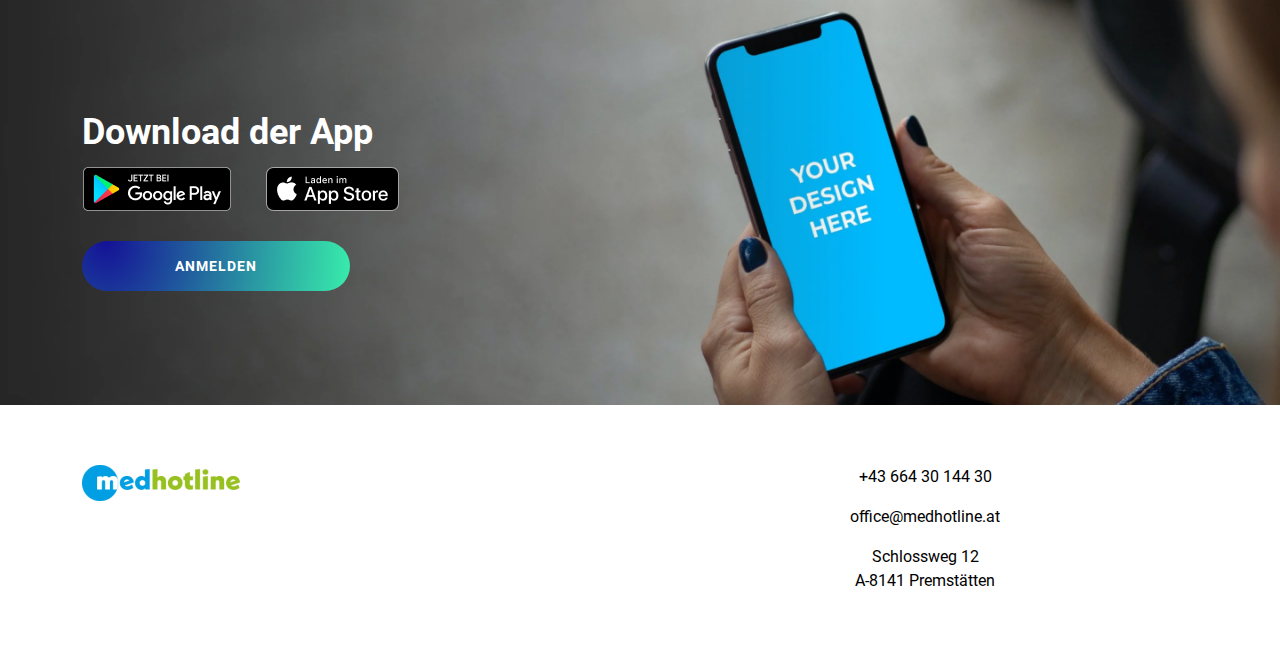
<file: elder-people.html>
<!DOCTYPE html>
<html lang="en">

<head>
    <meta charset="utf-8">
    <meta content="width=device-width, initial-scale=1.0" name="viewport">

    <title>Medhotline</title>
    <meta content="" name="description">
    <meta content="" name="keywords">

    <!-- Favicons -->
    <link href="assets/img/favicon.png" rel="icon">
    <link href="assets/img/apple-touch-icon.png" rel="apple-touch-icon">

    <!-- Google Fonts -->
    <link href="https://fonts.googleapis.com/css?family=Open+Sans:300,300i,400,400i,600,600i,700,700i|Raleway:300,300i,400,400i,500,500i,600,600i,700,700i|Poppins:300,300i,400,400i,500,500i,600,600i,700,700i" rel="stylesheet">

    <!-- Vendor CSS Files -->
    <link href="assets/vendor/fontawesome-free/css/all.min.css" rel="stylesheet">
    <link href="assets/vendor/animate.css/animate.min.css" rel="stylesheet">
    <link href="assets/vendor/bootstrap/css/bootstrap.min.css" rel="stylesheet">
    <link href="assets/vendor/bootstrap-icons/bootstrap-icons.css" rel="stylesheet">
    <link href="assets/vendor/boxicons/css/boxicons.min.css" rel="stylesheet">
    <link href="assets/vendor/glightbox/css/glightbox.min.css" rel="stylesheet">
    <link href="assets/vendor/remixicon/remixicon.css" rel="stylesheet">
    <link href="assets/vendor/swiper/swiper-bundle.min.css" rel="stylesheet">

    <!-- Template Main CSS File -->
    <link href="assets/css/style.css" rel="stylesheet">
    <link href="assets/css/custom.css" rel="stylesheet">



</head>

<body id="page_elder">

    <!-- ======= Header ======= -->
    <header id="header" class="fixed-top header-all">
        <div class="container">
            <div class="row">
                <div class="col-md-3 p-0">
                    <a href="index.html"><img src="assets\img\logo.png" alt="" width="158px"></a>
                </div>
                <div class="col-md-9 d-flex justify-content-end p-0">
                    <a href="tel:+436643014430" class="nav-phone d-flex align-items-center"><img src="assets\img\phone.svg" alt="" width="24px" height="24px">+43 664 30 144 30</a>
                    <a href="/login.html" class="nav-user"><img src="assets\img\user.svg" alt="" width="32px" height="32px"></a>
                    <a href="#menu" class="nav-menu"><img src="assets/img/menu.svg" alt="menu" width="56px" height="20px"></a>
                </div>
            </div>
        </div>
    </header>
    <!-- End Header -->

    <!-- ======= Hero Section ======= -->

    <section id="hero">
        <div class="container-fluid px-0 position-relative">
            <img src="assets/img/unsplash_glpYh1cWf0o.png" alt="">
            <div class="postion-absolute overlay"></div>
            <div class="container postion-absolute color-white p-0 lv2">
                <div class="content">
                    <h1 class="title">Medhotline</h1>
                    <p class="content-first">Schenken Sie Ihren Eltern das Gefühl der Sicherheit.

                        Wir sind Ihre virtuelle Ordination.
                        Unsere Ärzte und Notfallsanitäter stehen 
                        Ihnen bei medizinischen Problemen zur Seite. 
                        Abends, am Wochenende, an Feiertagen. Immer dann, wenn der Hausarzt nicht da ist.  
                        
                        Ganz bequem über den Video Call in unserer App. </p>
                    <p class="content-last">Erstellen Sie ein kostenloses Konto.</p>
                    <a href="#" class="btn-get-started scrollto">ANMELDEN</a>
                </div>
            </div>
        </div>
    </section>
    <!-- End Hero -->

    <main id="main">

        <!-- ======= Why Us Section ======= -->
        <section id="why-us" class="why-us">
            <div class="container">
                <div class="space-100px"></div>
                <h1 class="mb-32px black-title add-cricle">Unsere Vorteile</h1>
                <div class="row">
                    <div class="col-md-3 col-12 align-items-center text-center">
                        <img class="mb-32px" src="assets/img/nurse.png" alt="">
                        <h3 class="sub-title">Qualifiziertes Personal</h3>
                        <p>Amet minim mollit non deserunt ullamco est sit aliqua dolor do amet sint. </p>
                    </div>
                    <div class="col-md-3 col-12 align-items-center text-center">
                        <img class="mb-32px" src="assets/img/emergency-kit.png" alt="">
                        <h3 class="sub-title">Lorem ipsum</h3>
                        <p>Amet minim mollit non deserunt ullamco est sit aliqua dolor do amet sint.</p>
                    </div>
                    <div class="col-md-3 col-12 align-items-center text-center">
                        <img class="mb-32px" src="assets/img/band-aid.png" alt="">
                        <h3 class="sub-title">Lorem ipsum</h3>
                        <p>Amet minim mollit non deserunt ullamco est sit aliqua dolor do amet sint. </p>
                    </div>
                    <div class="col-md-3 col-12 align-items-center text-center">
                        <img class="mb-32px" src="assets/img/placeholder.png" alt="">
                        <h3 class="sub-title">Lorem ipsum</h3>
                        <p>Amet minim mollit non deserunt ullamco est sit aliqua dolor do amet sint. </p>
                    </div>
                </div>

            </div>
        </section>
        <!-- End Why Us Section -->

        <!-- ======= About Section ======= -->
        <div class="space-150px"></div>
        <section id="about" class="about">
            <div class="container">
                <div class="row">
                    <h1 class="mb-32px black-title">Was kann Medhotline?</h1>
                </div>
                <div class="row width-80 left">
                    <div class="step d-flex col-md-3">
                        <p class="title">1</p>
                        <p>Sie aktivieren das Notsignal über die Medhotline-App.</p>
                    </div>
                    <div class="step d-flex col-md-3">
                        <p class="title">2</p>
                        <p>Ihr Standort und Ihre Daten werden automatisch erfasst und in die Leitstelle übermittelt.</p>
                    </div>
                    <div class="step d-flex col-md-3">
                        <p class="title">3</p>
                        <p>Sie wählen aus, ob Sie per Videocall, Audiocall oder Chat mit dem Notfallsanitäter kommunizieren wollen.
                        </p>
                    </div>


                </div>
                <div class="row width-80 right mt-90">
                    <div class="step d-flex col-md-3">
                        <p class="title">4</p>
                        <p>Rückruf des Notfallsanitäters mittels der gewählten Option.</p>
                    </div>
                    <div class="step d-flex col-md-3">
                        <p class="title">5</p>
                        <p> Erste Einschätzung der Situation.</p>
                    </div>
                    <div class="step d-flex col-md-3">
                        <p class="title">6</p>
                        <p>Bei Bedarf Anleitung zur Ersten Hilfe.</p>
                    </div>


                </div>
                <div class="row width-80 left mt-90">
                    <div class="step d-flex col-md-3">
                        <p class="title">7</p>
                        <p>Die Anamnese wird an den diensthabenden Arzt weitergeleitet.</p>
                    </div>
                    <div class="step d-flex col-md-3">
                        <p class="title">8</p>
                        <p>Rückruf des Arztes per Video oder Audio.</p>
                    </div>
                    <div class="step d-flex col-md-3">
                        <p class="title">9</p>
                        <p>Ausführliches Gespräch mit dem Arzt.</p>
                    </div>
                </div>
                <div class="row width-80 right mt-90 ">
                    <div class="step d-flex col-md-3">
                        <p class="title">10</p>
                        <p>Je nach Situation:</p>
                    </div>

                </div>

                <div class="row width-80 left mt-90 ">
                    <div class="step d-flex col-md-3">

                        <p>Ausstellung und Übermittlung eines Rezepts.</p>
                    </div>
                    <div class="step d-flex col-md-3">

                        <p>In Gang setzen der Rettungskette.</p>
                    </div>
                    <div class="step d-flex col-md-3">

                        <p>Entsendung des Notfallsanitäters zur videoassistierten Visite, um genauere Untersuchungen vorzunehmen.
                        </p>
                    </div>

                </div>

            </div>
            <div class="space-150px"></div>
        </section>
        <!-- End About Section -->

        <!-- ======= Counts Section ======= -->
        <section id="counts" class="counts">
            <div class="container">
                <h1 class="mb-32px">Preise</h1>
                <div class="row width-80 m-auto justify-content-between">

                    <div class="col-lg-3 col-12 price">
                        <h1 class="title">Eine Anfrage</h1>
                        <p>Amet minim mollit non deserunt ullamco est sit aliqua dolor do amet sint.</p>
                        <p class="text-price">
                            € 50
                        </p>
                    </div>
                    <div class="col-lg-3 col-12 price">
                        <h1 class="title">Eine Anfrage</h1>
                        <p>Amet minim mollit non deserunt ullamco est sit aliqua dolor do amet sint.</p>
                        <p class="text-price">
                            € 50
                        </p>
                    </div>
                    <div class="col-lg-3 col-12 price">
                        <h1 class="title">Eine Anfrage</h1>
                        <p>Amet minim mollit non deserunt ullamco est sit aliqua dolor do amet sint.</p>
                        <p class="text-price">
                            € 50
                        </p>
                    </div>


                </div>
            </div>

            <div class="space-60px"></div>
        </section>
        <!-- End Counts Section -->

        <!-- ======= Services Section ======= -->
        <section id="services" class="services">
            <div class="space-150px"></div>
            <div class="container">
                <h1 class="black-title">Was wir behandeln</h1>
                <div class="row">
                    <div class="col-md-4 col-12">
                        <p>COVID-19 oder Grippeberatung</p>
                        <p>Probleme mit Ohren, Nase oder Hals</p>
                        <p>Herz-, Lungen- oder Brustprobleme</p>
                    </div>
                    <div class="col-md-4 col-12">
                        <p>Magen- oder Darmprobleme</p>
                        <p>Knochen-, Gelenk- oder Muskelerkrankungen</p>

                    </div>
                </div>



            </div>
        </section>
        <!-- End Services Section -->


        <section id="doctor">
            <div class="space-150px"></div>
            <div class="container">
                <div class="row">
                    <div class="col-md-6 col-12">
                        <img src="assets/img/unsplash_fx9RJgZYRUE.png" alt="">
                    </div>
                    <div class="col-md-6 col-12">
                        <h1 class="black-title">
                            Versicherungsschutz
                        </h1>
                        <p>Wir arbeiten mit verschiedenen Versicherungsgesellschaften zusammen, die Ihre Anfrage zu 100% abdecken können.
                        </p>
                        <a href="#" class="btn-get-started scrollto">ANMELDEN</a>
                    </div>
                </div>
            </div>
        </section>

        <!-- ======= Testimonials Section ======= -->
        <section id="testimonials" class="testimonials">
            <div class="space-150px"></div>
            <div class="container">
                <h1 class="black-title">
                    Bewertungen
                </h1>
                <div class="row">
                    <div class="col-md-4 col-12">
                        <div class="testimonial-item">
                            <div class="info d-flex">
                                <img src="assets/img/Ellipse 1.png" class="testimonial-img" alt="">
                                <div class="sub-info">
                                    <p class="name">Judith B.</p>
                                    <p class="age">35 Jahre alt</p>
                                </div>
                            </div>
                            <p class="sub-title">Ausgezeichneter Service</p>
                            <p>
                                Proin iaculis purus consequat sem cure digni ssim donec porttitora entum suscipit rhoncus. Accusantium quam, ultricies eget id, aliquam eget nibh et. Maecen aliquam, risus at semper.
                            </p>
                        </div>
                    </div>
                    <div class="col-md-4 col-12">
                        <div class="testimonial-item">
                            <div class="info d-flex">
                                <img src="assets/img/Ellipse 2.png" class="testimonial-img" alt="">
                                <div class="sub-info">
                                    <p class="name">Judith B.</p>
                                    <p class="age">35 Jahre alt</p>
                                </div>
                            </div>
                            <p class="sub-title">Ausgezeichneter Service</p>
                            <p>
                                Proin iaculis purus consequat sem cure digni ssim donec porttitora entum suscipit rhoncus. Accusantium quam, ultricies eget id, aliquam eget nibh et. Maecen aliquam, risus at semper.
                            </p>
                        </div>
                    </div>
                    <div class="col-md-4 col-12">
                        <div class="testimonial-item">
                            <div class="info d-flex">
                                <img src="assets/img/Ellipse 3.png" class="testimonial-img" alt="">
                                <div class="sub-info">
                                    <p class="name">Judith B.</p>
                                    <p class="age">35 Jahre alt</p>
                                </div>
                            </div>
                            <p class="sub-title">Ausgezeichneter Service</p>
                            <p>
                                Proin iaculis purus consequat sem cure digni ssim donec porttitora entum suscipit rhoncus. Accusantium quam, ultricies eget id, aliquam eget nibh et. Maecen aliquam, risus at semper.
                            </p>
                        </div>
                    </div>
                </div>
                <div class="space-150px"></div>
            </div>
        </section>
        <!-- End Testimonials Section -->



        <section id="download">
            <div class="container-fluid position-relative px-0">
                <img class="banner" src="assets/img/image 4.png" alt="">
                <div class="container position-absolute content">
                    <h1 class="white-title">Download der App</h1>
                    <div class="download-img">
                        <img src="assets/img/g10.png" alt="">
                        <img src="assets/img/Download_on_the_App_Store_Badge_DE_RGB_blk_092917 5.png" alt="">
                    </div>
                    <a href="#" class="btn-get-started scrollto">ANMELDEN</a>
                </div>
            </div>
        </section>

    </main>
    <!-- End #main -->

    <!-- ======= Footer ======= -->
    <footer id="footer">
        <div class="space-60px"></div>
        <div class="container">
            <div class="row">
                <div class="col-md-6 col-12">
                    <img src="assets\img\logo.png" alt="">
                </div>
                <div class="col-md-6 col-12 text-center">
                    <p>+43 664 30 144 30</p>
                    <p>office@medhotline.at</p>
                    <p>Schlossweg 12 <br> A-8141 Premstätten</p>
                </div>
            </div>
            <div class="space-60px"></div>

        </div>

    </footer>
    <!-- End Footer -->

    <div id="preloader"></div>
    <a href="#" class="back-to-top d-flex align-items-center justify-content-center"><i
      class="bi bi-arrow-up-short"></i></a>

    <!-- Vendor JS Files -->
    <script src="assets/vendor/purecounter/purecounter.js"></script>
    <script src="assets/vendor/bootstrap/js/bootstrap.bundle.min.js"></script>
    <script src="assets/vendor/glightbox/js/glightbox.min.js"></script>
    <script src="assets/vendor/swiper/swiper-bundle.min.js"></script>
    <script src="assets/vendor/php-email-form/validate.js"></script>

    <!-- Template Main JS File -->
    <script src="assets/js/main.js"></script>

</body>

</html>
</file>
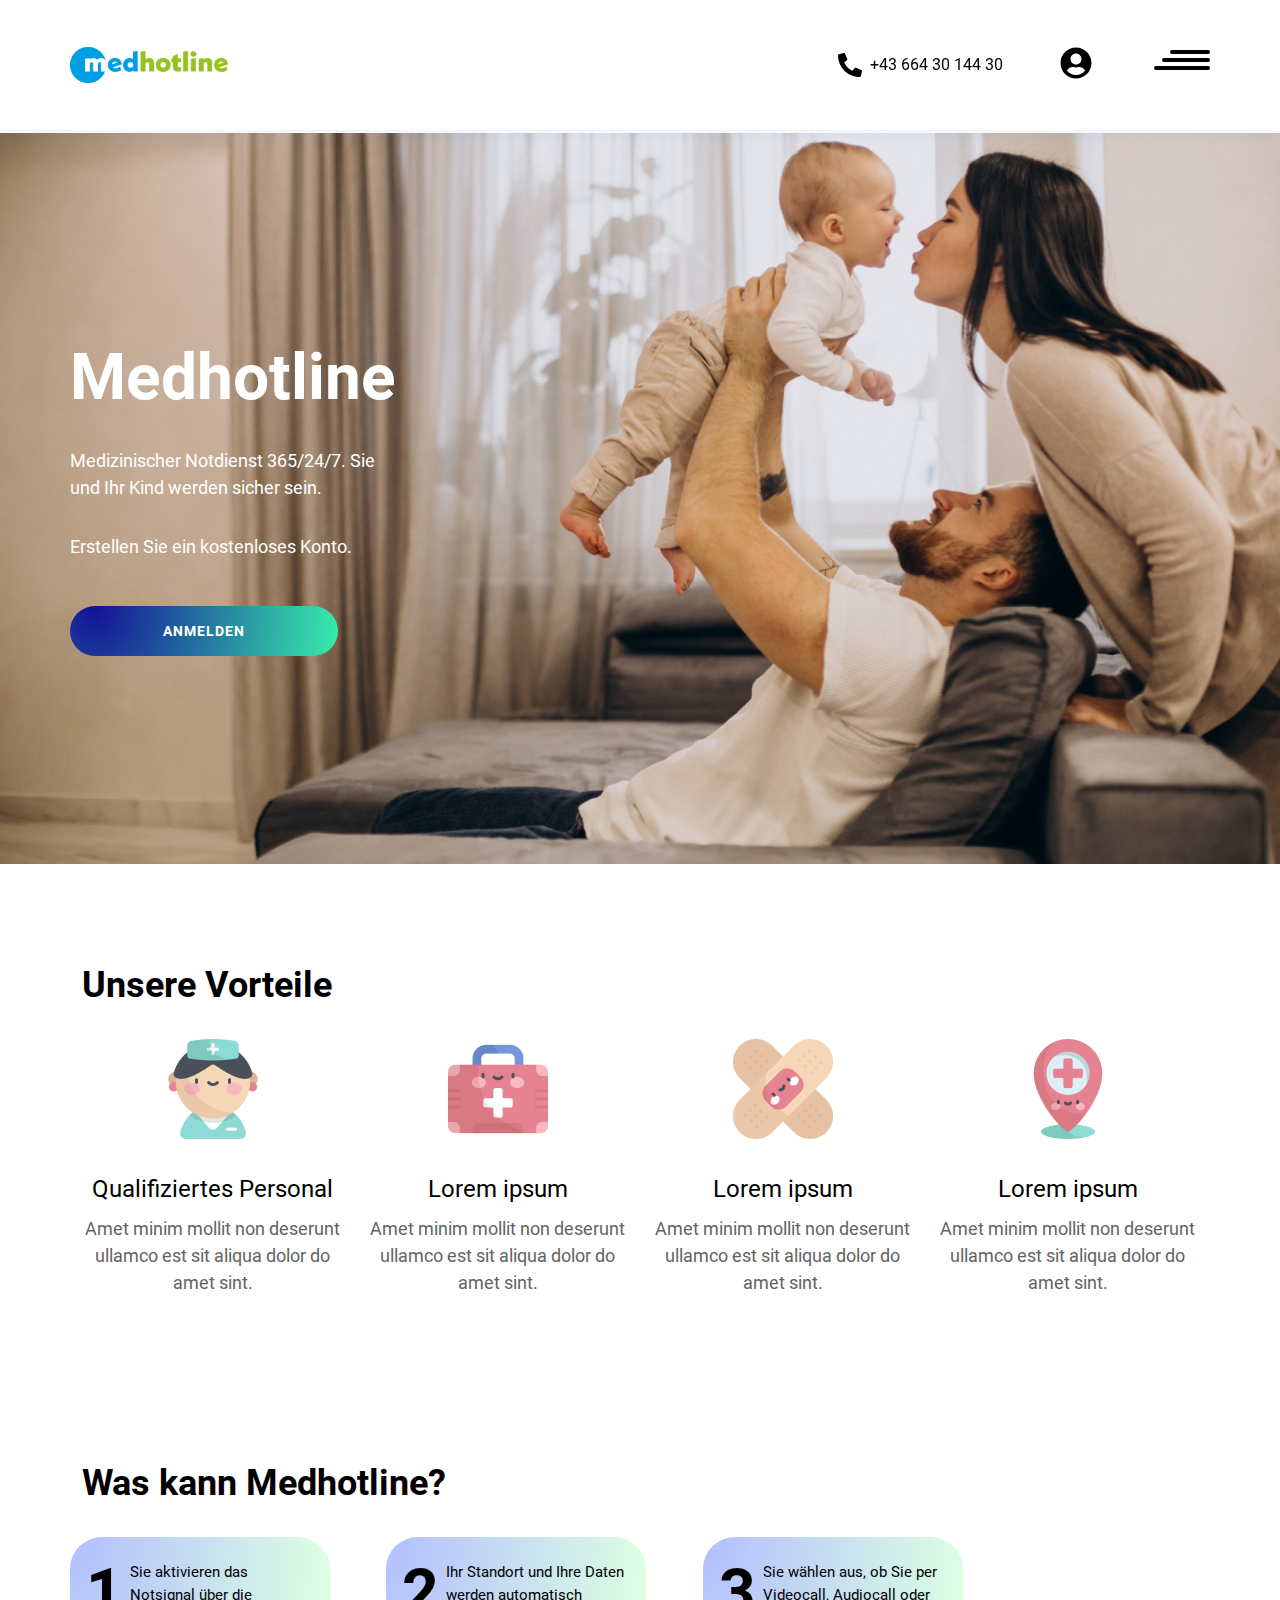
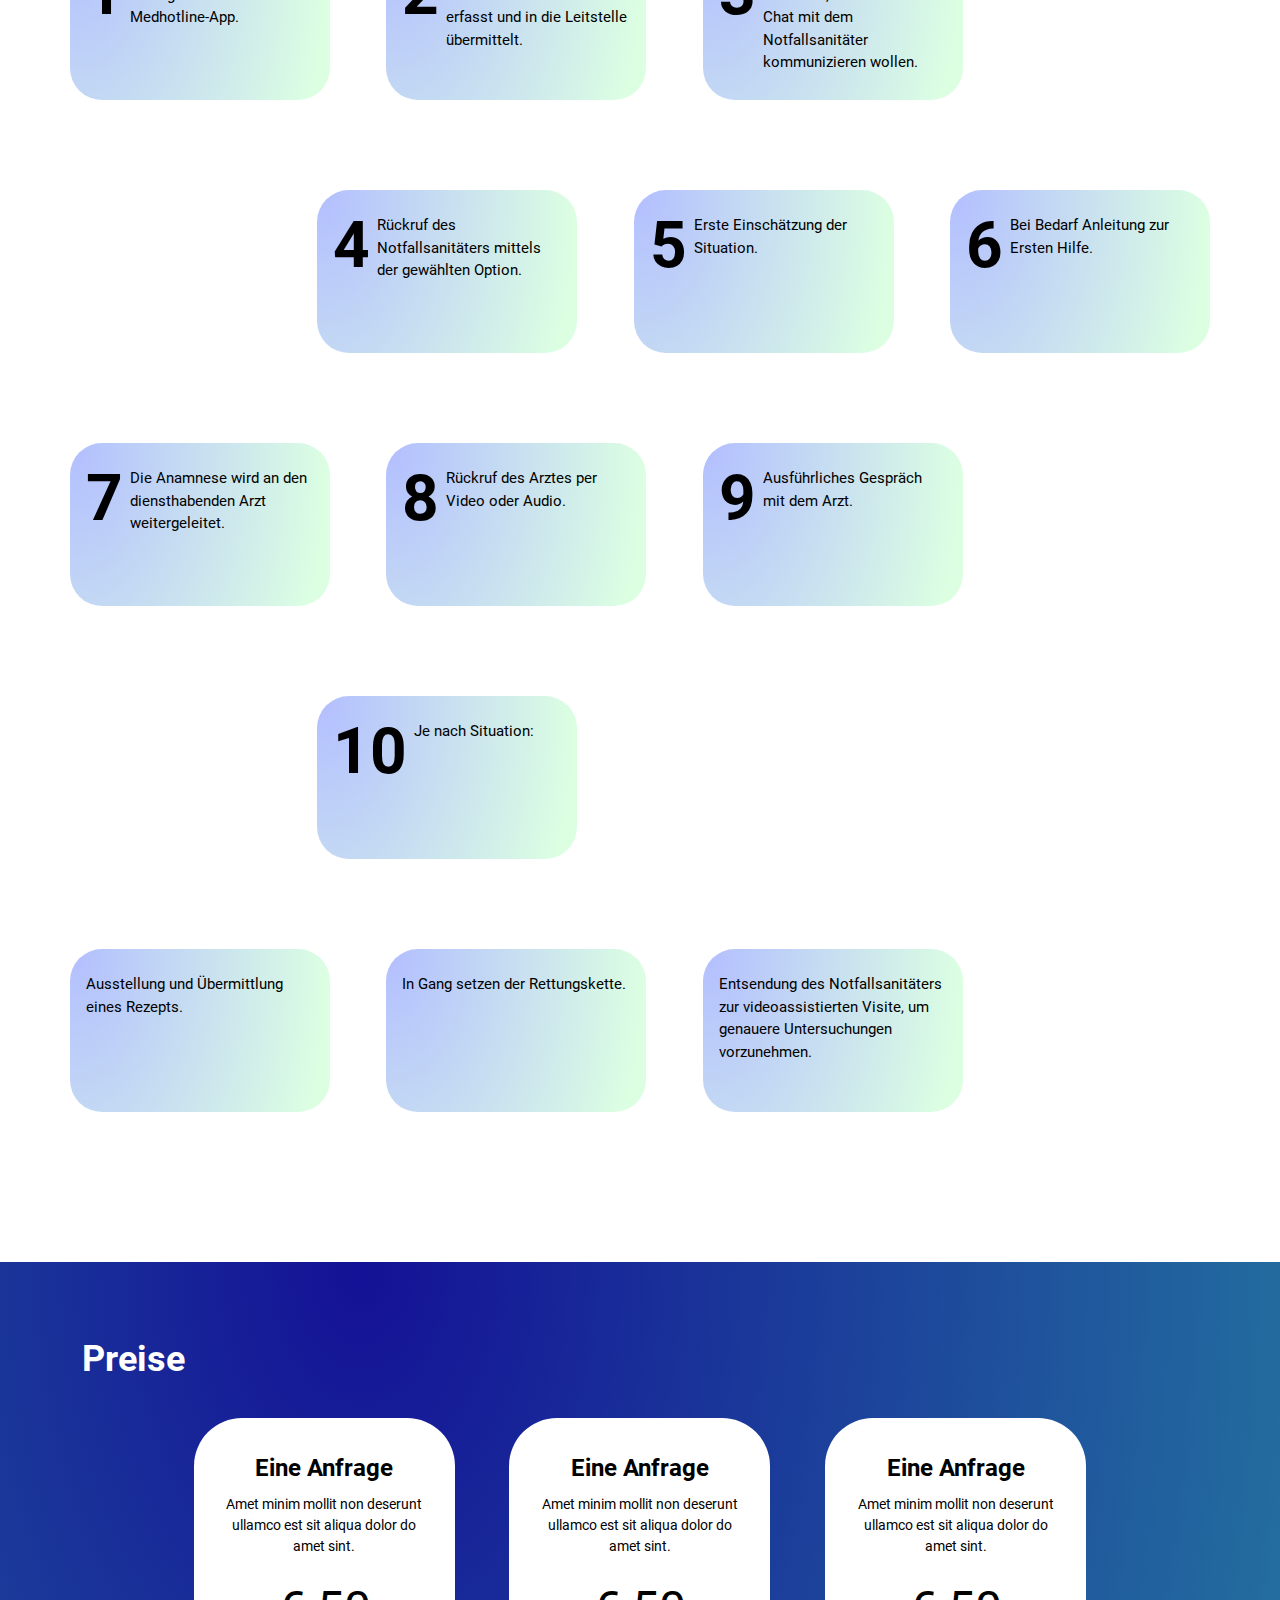
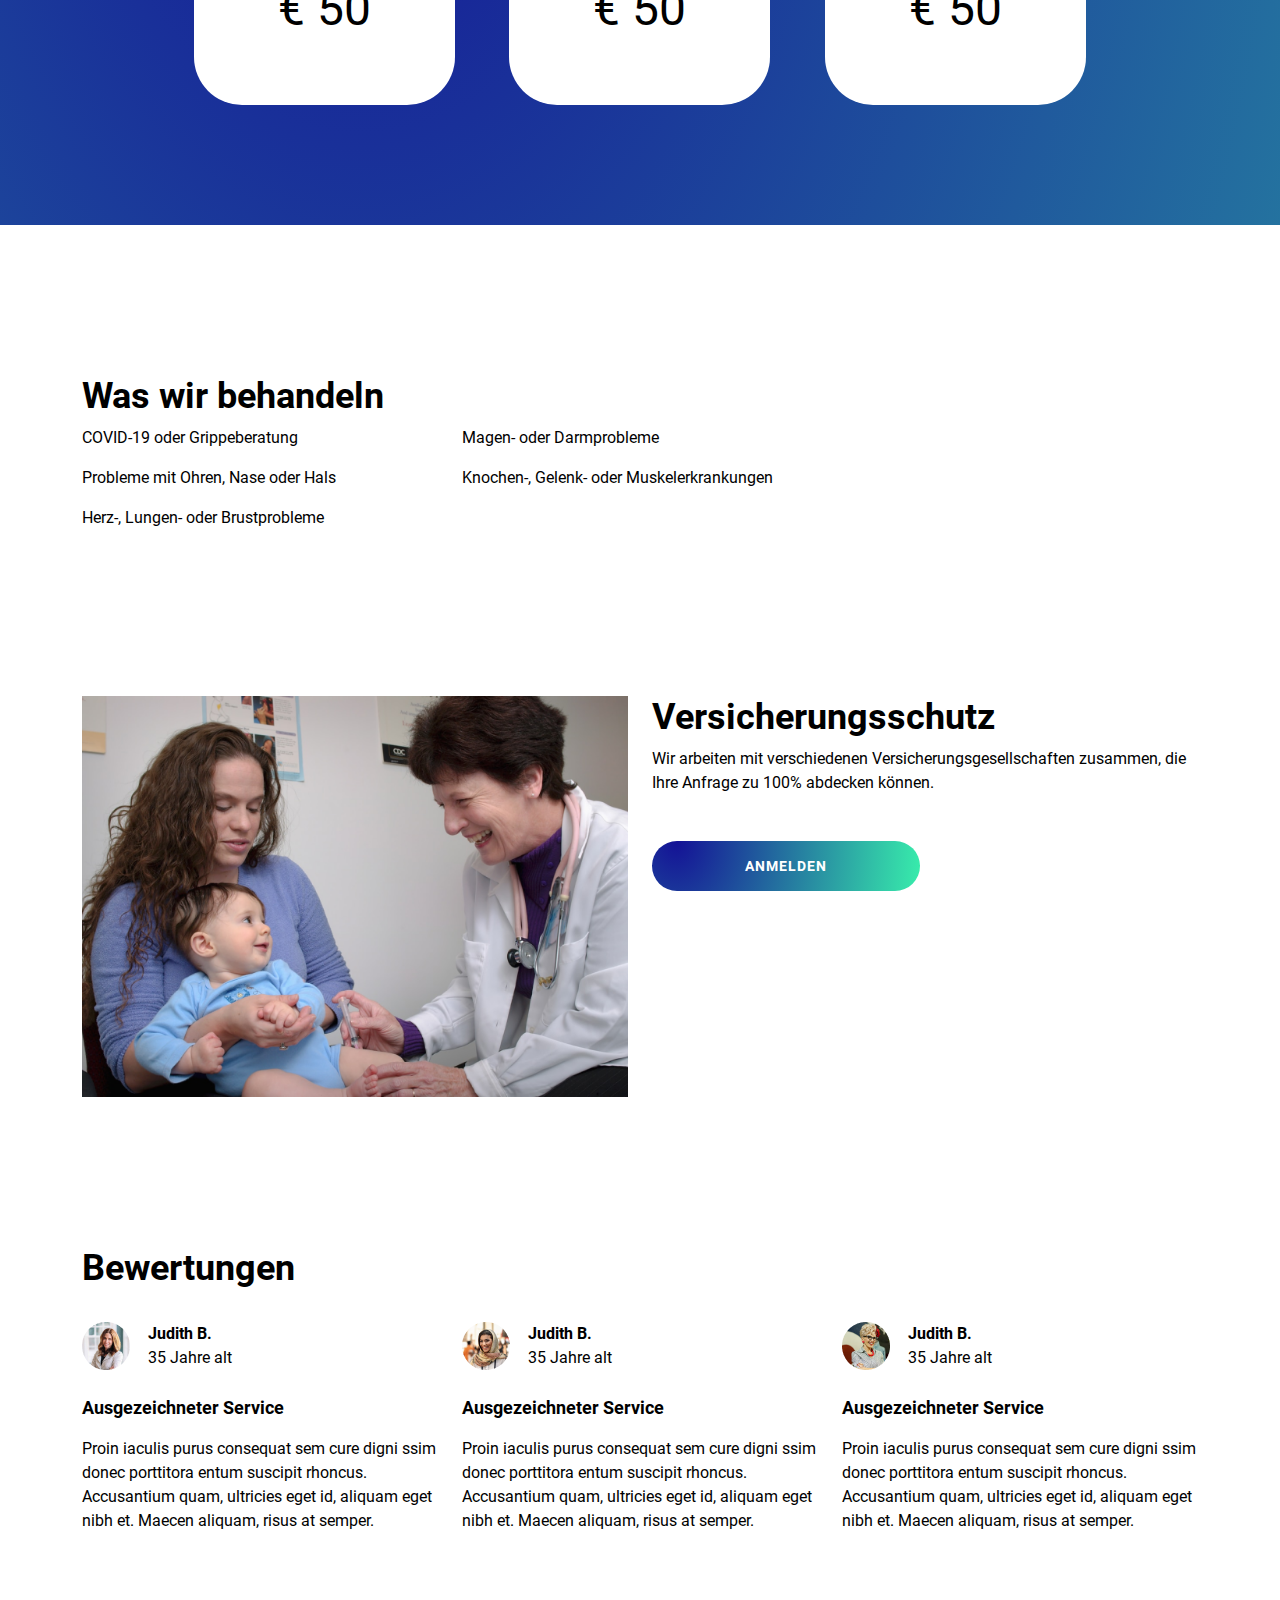
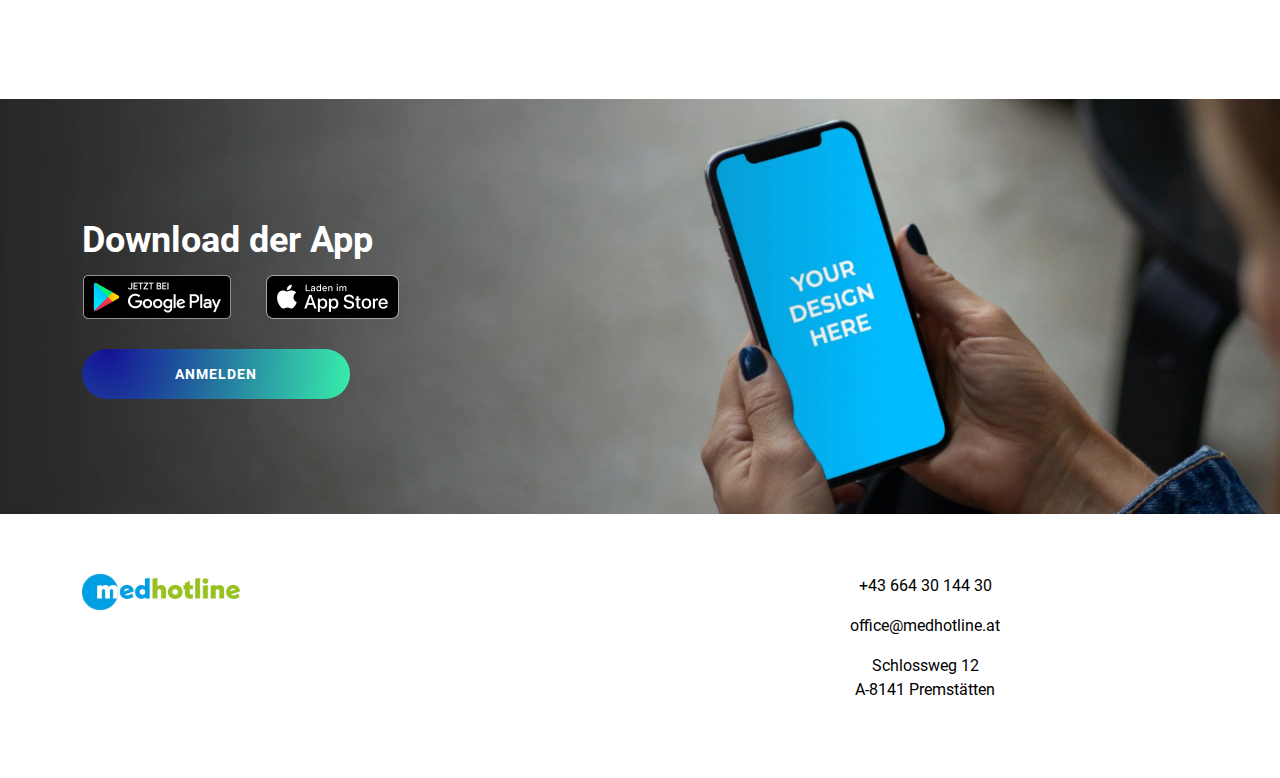
<file: young-parents.html>
<!DOCTYPE html>
<html lang="en">

<head>
    <meta charset="utf-8">
    <meta content="width=device-width, initial-scale=1.0" name="viewport">

    <title>Medhotline</title>
    <meta content="" name="description">
    <meta content="" name="keywords">

    <!-- Favicons -->
    <link href="assets/img/favicon.png" rel="icon">
    <link href="assets/img/apple-touch-icon.png" rel="apple-touch-icon">

    <!-- Google Fonts -->
    <link href="https://fonts.googleapis.com/css?family=Open+Sans:300,300i,400,400i,600,600i,700,700i|Raleway:300,300i,400,400i,500,500i,600,600i,700,700i|Poppins:300,300i,400,400i,500,500i,600,600i,700,700i" rel="stylesheet">

    <!-- Vendor CSS Files -->
    <link href="assets/vendor/fontawesome-free/css/all.min.css" rel="stylesheet">
    <link href="assets/vendor/animate.css/animate.min.css" rel="stylesheet">
    <link href="assets/vendor/bootstrap/css/bootstrap.min.css" rel="stylesheet">
    <link href="assets/vendor/bootstrap-icons/bootstrap-icons.css" rel="stylesheet">
    <link href="assets/vendor/boxicons/css/boxicons.min.css" rel="stylesheet">
    <link href="assets/vendor/glightbox/css/glightbox.min.css" rel="stylesheet">
    <link href="assets/vendor/remixicon/remixicon.css" rel="stylesheet">
    <link href="assets/vendor/swiper/swiper-bundle.min.css" rel="stylesheet">

    <!-- Template Main CSS File -->
    <link href="assets/css/style.css" rel="stylesheet">
    <link href="assets/css/custom.css" rel="stylesheet">



</head>

<body>

    <!-- ======= Header ======= -->
    <header id="header" class="fixed-top header-all">
        <div class="container">
            <div class="row">
                <div class="col-md-3 p-0">
                    <a href="index.html"><img src="assets\img\logo.png" alt="" width="158px"></a>
                </div>
                <div class="col-md-9 d-flex justify-content-end p-0">
                    <a href="tel:+436643014430" class="nav-phone d-flex align-items-center"><img src="assets\img\phone.svg" alt="" width="24px" height="24px">+43 664 30 144 30</a>
                    <a href="/login.html" class="nav-user"><img src="assets\img\user.svg" alt="" width="32px" height="32px"></a>
                    <a href="#menu" class="nav-menu"><img src="assets/img/menu.svg" alt="menu" width="56px" height="20px"></a>
                </div>
            </div>
        </div>
    </header>
    <!-- End Header -->

    <!-- ======= Hero Section ======= -->

    <section id="hero">
        <div class="container-fluid px-0 position-relative">
            <img src="assets/img/young-family-with-toddler-baby-daughter-sitting-coach-home 1.png" alt="">
            <div class="container postion-absolute color-white p-0">
                <div class="content">
                    <h1 class="title">Medhotline</h1>
                    <p class="content-first">Medizinischer Notdienst 365/24/7. Sie und Ihr Kind werden sicher sein.</p>
                    <p class="content-last">Erstellen Sie ein kostenloses Konto.</p>
                    <a href="#" class="btn-get-started scrollto">ANMELDEN</a>
                </div>
            </div>
        </div>
    </section>
    <!-- End Hero -->

    <main id="main">

        <!-- ======= Why Us Section ======= -->
        <section id="why-us" class="why-us">
            <div class="container">
                <div class="space-100px"></div>
                <h1 class="mb-32px black-title add-cricle">Unsere Vorteile</h1>
                <div class="row">
                    <div class="col-md-3 col-12 align-items-center text-center">
                        <img class="mb-32px" src="assets/img/nurse.png" alt="">
                        <h3 class="sub-title">Qualifiziertes Personal</h3>
                        <p>Amet minim mollit non deserunt ullamco est sit aliqua dolor do amet sint. </p>
                    </div>
                    <div class="col-md-3 col-12 align-items-center text-center">
                        <img class="mb-32px" src="assets/img/emergency-kit.png" alt="">
                        <h3 class="sub-title">Lorem ipsum</h3>
                        <p>Amet minim mollit non deserunt ullamco est sit aliqua dolor do amet sint.</p>
                    </div>
                    <div class="col-md-3 col-12 align-items-center text-center">
                        <img class="mb-32px" src="assets/img/band-aid.png" alt="">
                        <h3 class="sub-title">Lorem ipsum</h3>
                        <p>Amet minim mollit non deserunt ullamco est sit aliqua dolor do amet sint. </p>
                    </div>
                    <div class="col-md-3 col-12 align-items-center text-center">
                        <img class="mb-32px" src="assets/img/placeholder.png" alt="">
                        <h3 class="sub-title">Lorem ipsum</h3>
                        <p>Amet minim mollit non deserunt ullamco est sit aliqua dolor do amet sint. </p>
                    </div>
                </div>

            </div>
        </section>
        <!-- End Why Us Section -->

        <!-- ======= About Section ======= -->
        <div class="space-150px"></div>
        <section id="about" class="about">
            <div class="container">
                <div class="row">
                    <h1 class="mb-32px black-title">Was kann Medhotline?</h1>
                </div>
                <div class="row width-80 left">
                    <div class="step d-flex col-md-3">
                        <p class="title">1</p>
                        <p>Sie aktivieren das Notsignal über die Medhotline-App.</p>
                    </div>
                    <div class="step d-flex col-md-3">
                        <p class="title">2</p>
                        <p>Ihr Standort und Ihre Daten werden automatisch erfasst und in die Leitstelle übermittelt.</p>
                    </div>
                    <div class="step d-flex col-md-3">
                        <p class="title">3</p>
                        <p>Sie wählen aus, ob Sie per Videocall, Audiocall oder Chat mit dem Notfallsanitäter kommunizieren wollen.
                        </p>
                    </div>


                </div>
                <div class="row width-80 right mt-90">
                    <div class="step d-flex col-md-3">
                        <p class="title">4</p>
                        <p>Rückruf des Notfallsanitäters mittels der gewählten Option.</p>
                    </div>
                    <div class="step d-flex col-md-3">
                        <p class="title">5</p>
                        <p> Erste Einschätzung der Situation.</p>
                    </div>
                    <div class="step d-flex col-md-3">
                        <p class="title">6</p>
                        <p>Bei Bedarf Anleitung zur Ersten Hilfe.</p>
                    </div>


                </div>
                <div class="row width-80 left mt-90">
                    <div class="step d-flex col-md-3">
                        <p class="title">7</p>
                        <p>Die Anamnese wird an den diensthabenden Arzt weitergeleitet.</p>
                    </div>
                    <div class="step d-flex col-md-3">
                        <p class="title">8</p>
                        <p>Rückruf des Arztes per Video oder Audio.</p>
                    </div>
                    <div class="step d-flex col-md-3">
                        <p class="title">9</p>
                        <p>Ausführliches Gespräch mit dem Arzt.</p>
                    </div>
                </div>
                <div class="row width-80 right mt-90 ">
                    <div class="step d-flex col-md-3">
                        <p class="title">10</p>
                        <p>Je nach Situation:</p>
                    </div>

                </div>

                <div class="row width-80 left mt-90 ">
                    <div class="step d-flex col-md-3">

                        <p>Ausstellung und Übermittlung eines Rezepts.</p>
                    </div>
                    <div class="step d-flex col-md-3">

                        <p>In Gang setzen der Rettungskette.</p>
                    </div>
                    <div class="step d-flex col-md-3">

                        <p>Entsendung des Notfallsanitäters zur videoassistierten Visite, um genauere Untersuchungen vorzunehmen.
                        </p>
                    </div>

                </div>

            </div>
            <div class="space-150px"></div>
        </section>
        <!-- End About Section -->

        <!-- ======= Counts Section ======= -->
        <section id="counts" class="counts">
            <div class="container">
                <h1 class="mb-32px">Preise</h1>
                <div class="row width-80 m-auto justify-content-between">

                    <div class="col-lg-3 col-12 price">
                        <h1 class="title">Eine Anfrage</h1>
                        <p>Amet minim mollit non deserunt ullamco est sit aliqua dolor do amet sint.</p>
                        <p class="text-price">
                            € 50
                        </p>
                    </div>
                    <div class="col-lg-3 col-12 price">
                        <h1 class="title">Eine Anfrage</h1>
                        <p>Amet minim mollit non deserunt ullamco est sit aliqua dolor do amet sint.</p>
                        <p class="text-price">
                            € 50
                        </p>
                    </div>
                    <div class="col-lg-3 col-12 price">
                        <h1 class="title">Eine Anfrage</h1>
                        <p>Amet minim mollit non deserunt ullamco est sit aliqua dolor do amet sint.</p>
                        <p class="text-price">
                            € 50
                        </p>
                    </div>


                </div>
            </div>

            <div class="space-60px"></div>
        </section>
        <!-- End Counts Section -->

        <!-- ======= Services Section ======= -->
        <section id="services" class="services">
            <div class="space-150px"></div>
            <div class="container">
                <h1 class="black-title">Was wir behandeln</h1>
                <div class="row">
                    <div class="col-md-4 col-12">
                        <p>COVID-19 oder Grippeberatung</p>
                        <p>Probleme mit Ohren, Nase oder Hals</p>
                        <p>Herz-, Lungen- oder Brustprobleme</p>
                    </div>
                    <div class="col-md-4 col-12">
                        <p>Magen- oder Darmprobleme</p>
                        <p>Knochen-, Gelenk- oder Muskelerkrankungen</p>

                    </div>
                </div>



            </div>
        </section>
        <!-- End Services Section -->


        <section id="doctor">
            <div class="space-150px"></div>
            <div class="container">
                <div class="row">
                    <div class="col-md-6 col-12">
                        <img src="assets/img/unsplash_fx9RJgZYRUE.png" alt="">
                    </div>
                    <div class="col-md-6 col-12">
                        <h1 class="black-title">
                            Versicherungsschutz
                        </h1>
                        <p>Wir arbeiten mit verschiedenen Versicherungsgesellschaften zusammen, die Ihre Anfrage zu 100% abdecken können.
                        </p>
                        <a href="#" class="btn-get-started scrollto">ANMELDEN</a>
                    </div>
                </div>
            </div>
        </section>

        <!-- ======= Testimonials Section ======= -->
        <section id="testimonials" class="testimonials">
            <div class="space-150px"></div>
            <div class="container">
                <h1 class="black-title">
                    Bewertungen
                </h1>
                <div class="row">
                    <div class="col-md-4 col-12">
                        <div class="testimonial-item">
                            <div class="info d-flex">
                                <img src="assets/img/Ellipse 1.png" class="testimonial-img" alt="">
                                <div class="sub-info">
                                    <p class="name">Judith B.</p>
                                    <p class="age">35 Jahre alt</p>
                                </div>
                            </div>
                            <p class="sub-title">Ausgezeichneter Service</p>
                            <p>
                                Proin iaculis purus consequat sem cure digni ssim donec porttitora entum suscipit rhoncus. Accusantium quam, ultricies eget id, aliquam eget nibh et. Maecen aliquam, risus at semper.
                            </p>
                        </div>
                    </div>
                    <div class="col-md-4 col-12">
                        <div class="testimonial-item">
                            <div class="info d-flex">
                                <img src="assets/img/Ellipse 2.png" class="testimonial-img" alt="">
                                <div class="sub-info">
                                    <p class="name">Judith B.</p>
                                    <p class="age">35 Jahre alt</p>
                                </div>
                            </div>
                            <p class="sub-title">Ausgezeichneter Service</p>
                            <p>
                                Proin iaculis purus consequat sem cure digni ssim donec porttitora entum suscipit rhoncus. Accusantium quam, ultricies eget id, aliquam eget nibh et. Maecen aliquam, risus at semper.
                            </p>
                        </div>
                    </div>
                    <div class="col-md-4 col-12">
                        <div class="testimonial-item">
                            <div class="info d-flex">
                                <img src="assets/img/Ellipse 3.png" class="testimonial-img" alt="">
                                <div class="sub-info">
                                    <p class="name">Judith B.</p>
                                    <p class="age">35 Jahre alt</p>
                                </div>
                            </div>
                            <p class="sub-title">Ausgezeichneter Service</p>
                            <p>
                                Proin iaculis purus consequat sem cure digni ssim donec porttitora entum suscipit rhoncus. Accusantium quam, ultricies eget id, aliquam eget nibh et. Maecen aliquam, risus at semper.
                            </p>
                        </div>
                    </div>
                </div>
                <div class="space-150px"></div>
            </div>
        </section>
        <!-- End Testimonials Section -->



        <section id="download">
            <div class="container-fluid position-relative px-0">
                <img class="banner" src="assets/img/image 4.png" alt="">
                <div class="container position-absolute content">
                    <h1 class="white-title">Download der App</h1>
                    <div class="download-img">
                        <img src="assets/img/g10.png" alt="">
                        <img src="assets/img/Download_on_the_App_Store_Badge_DE_RGB_blk_092917 5.png" alt="">
                    </div>
                    <a href="#" class="btn-get-started scrollto">ANMELDEN</a>
                </div>
            </div>
        </section>

    </main>
    <!-- End #main -->

    <!-- ======= Footer ======= -->
    <footer id="footer">
        <div class="space-60px"></div>
        <div class="container">
            <div class="row">
                <div class="col-md-6 col-12">
                    <img src="assets\img\logo.png" alt="">
                </div>
                <div class="col-md-6 col-12 text-center">
                    <p>+43 664 30 144 30</p>
                    <p>office@medhotline.at</p>
                    <p>Schlossweg 12 <br> A-8141 Premstätten</p>
                </div>
            </div>
            <div class="space-60px"></div>

        </div>

    </footer>
    <!-- End Footer -->

    <div id="preloader"></div>
    <a href="#" class="back-to-top d-flex align-items-center justify-content-center"><i
      class="bi bi-arrow-up-short"></i></a>

    <!-- Vendor JS Files -->
    <script src="assets/vendor/purecounter/purecounter.js"></script>
    <script src="assets/vendor/bootstrap/js/bootstrap.bundle.min.js"></script>
    <script src="assets/vendor/glightbox/js/glightbox.min.js"></script>
    <script src="assets/vendor/swiper/swiper-bundle.min.js"></script>
    <script src="assets/vendor/php-email-form/validate.js"></script>

    <!-- Template Main JS File -->
    <script src="assets/js/main.js"></script>

</body>

</html>
</file>
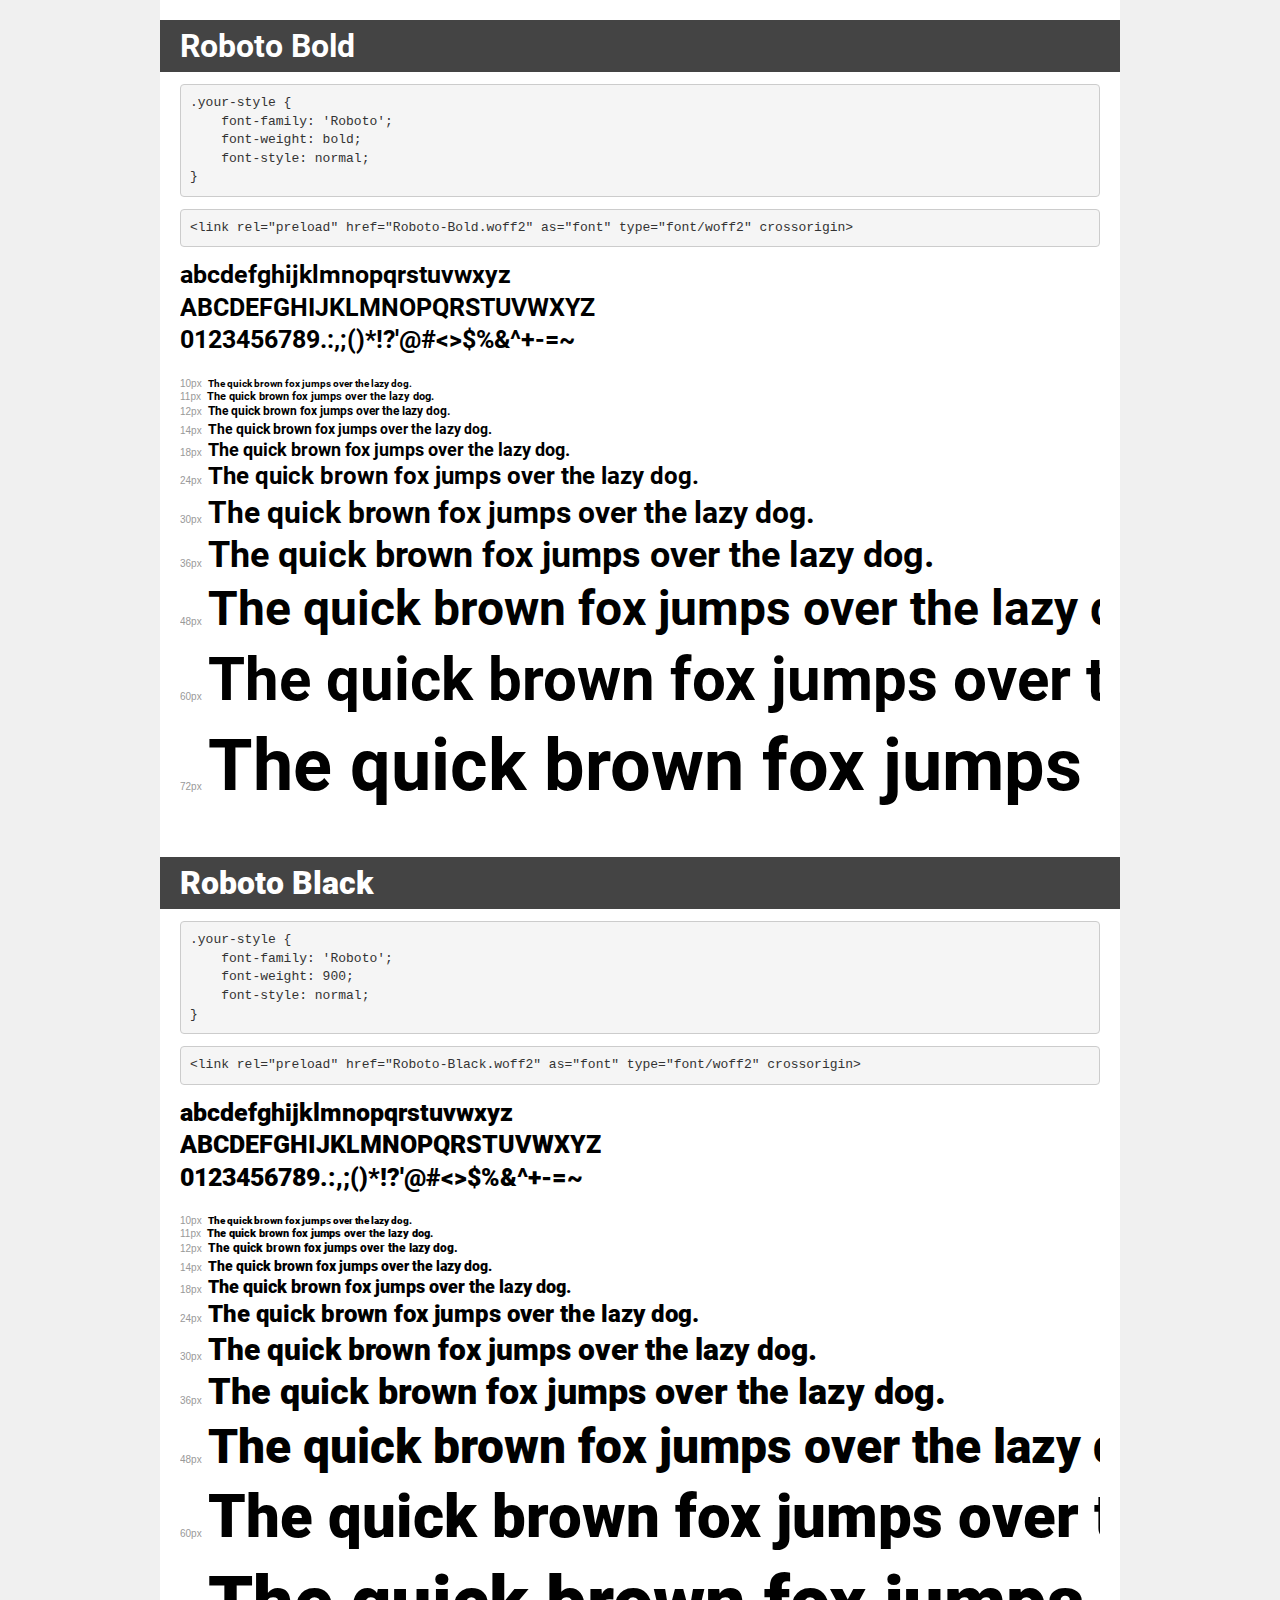
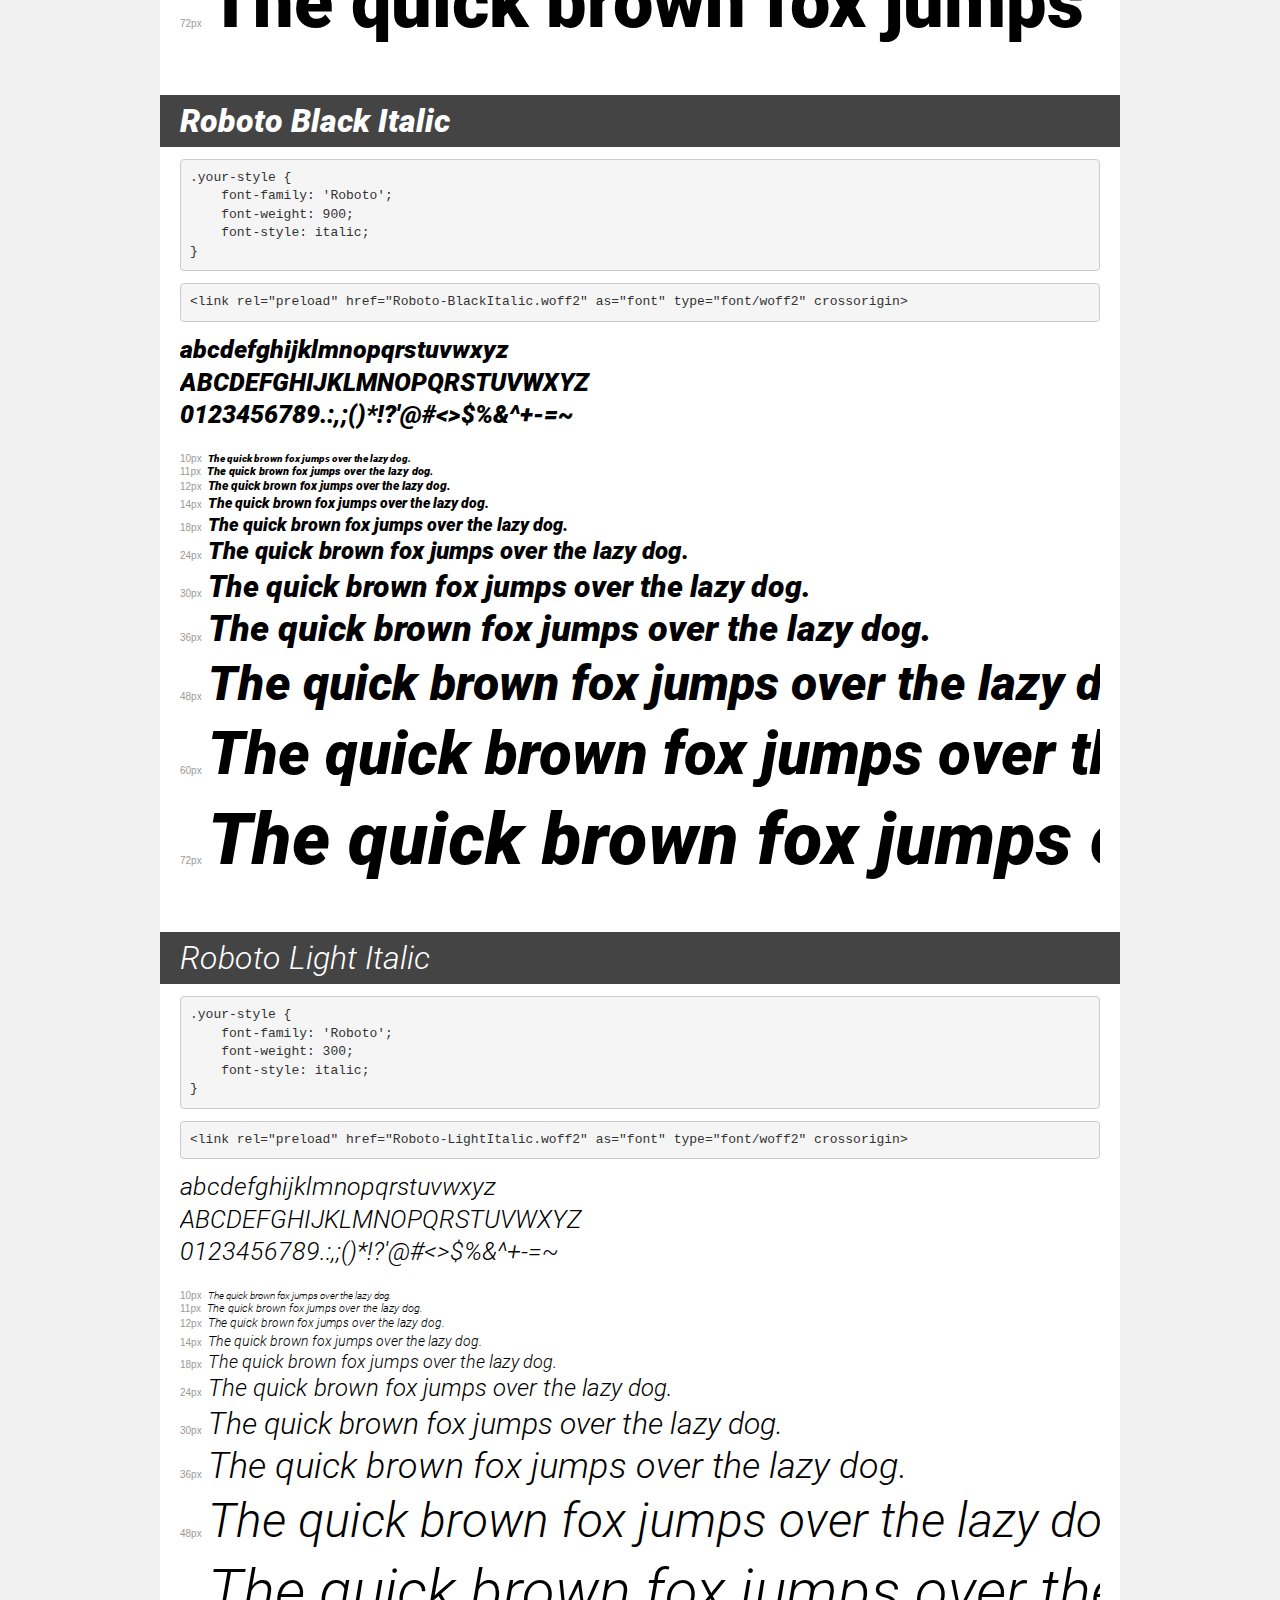
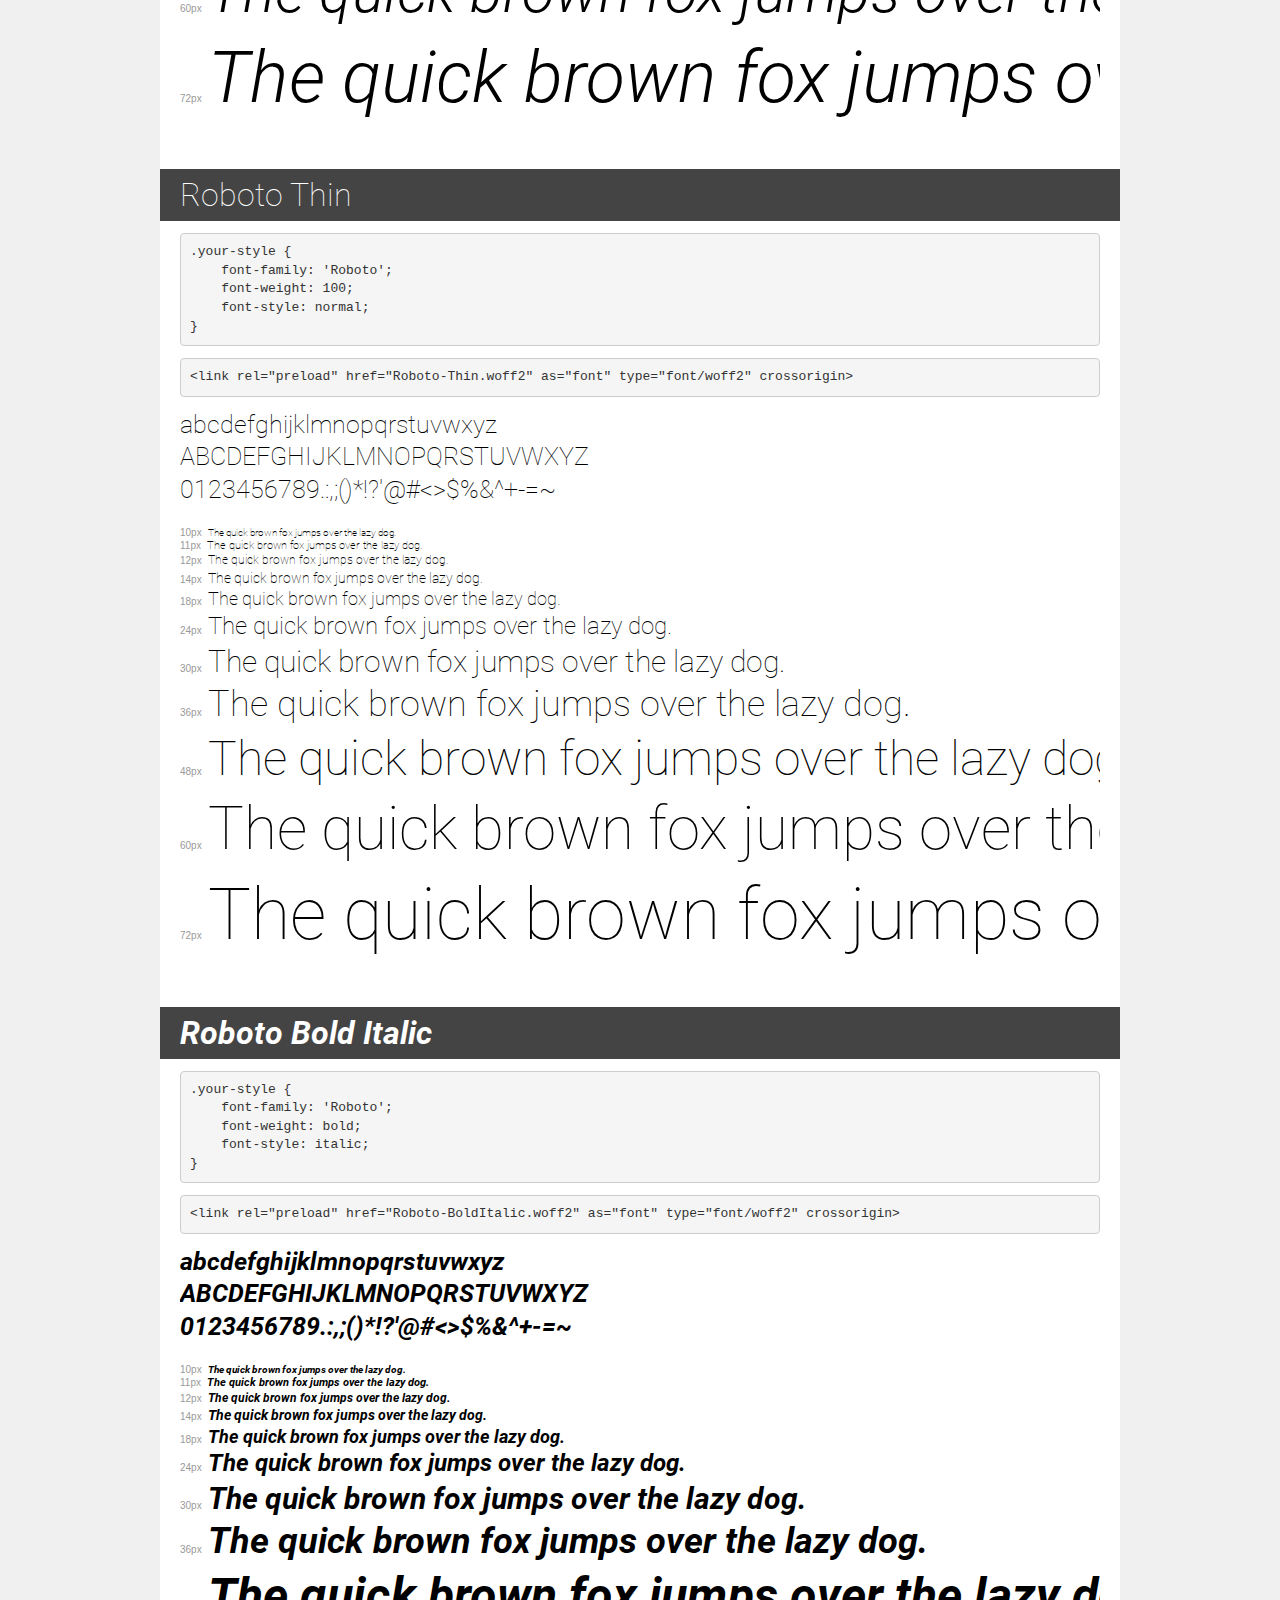
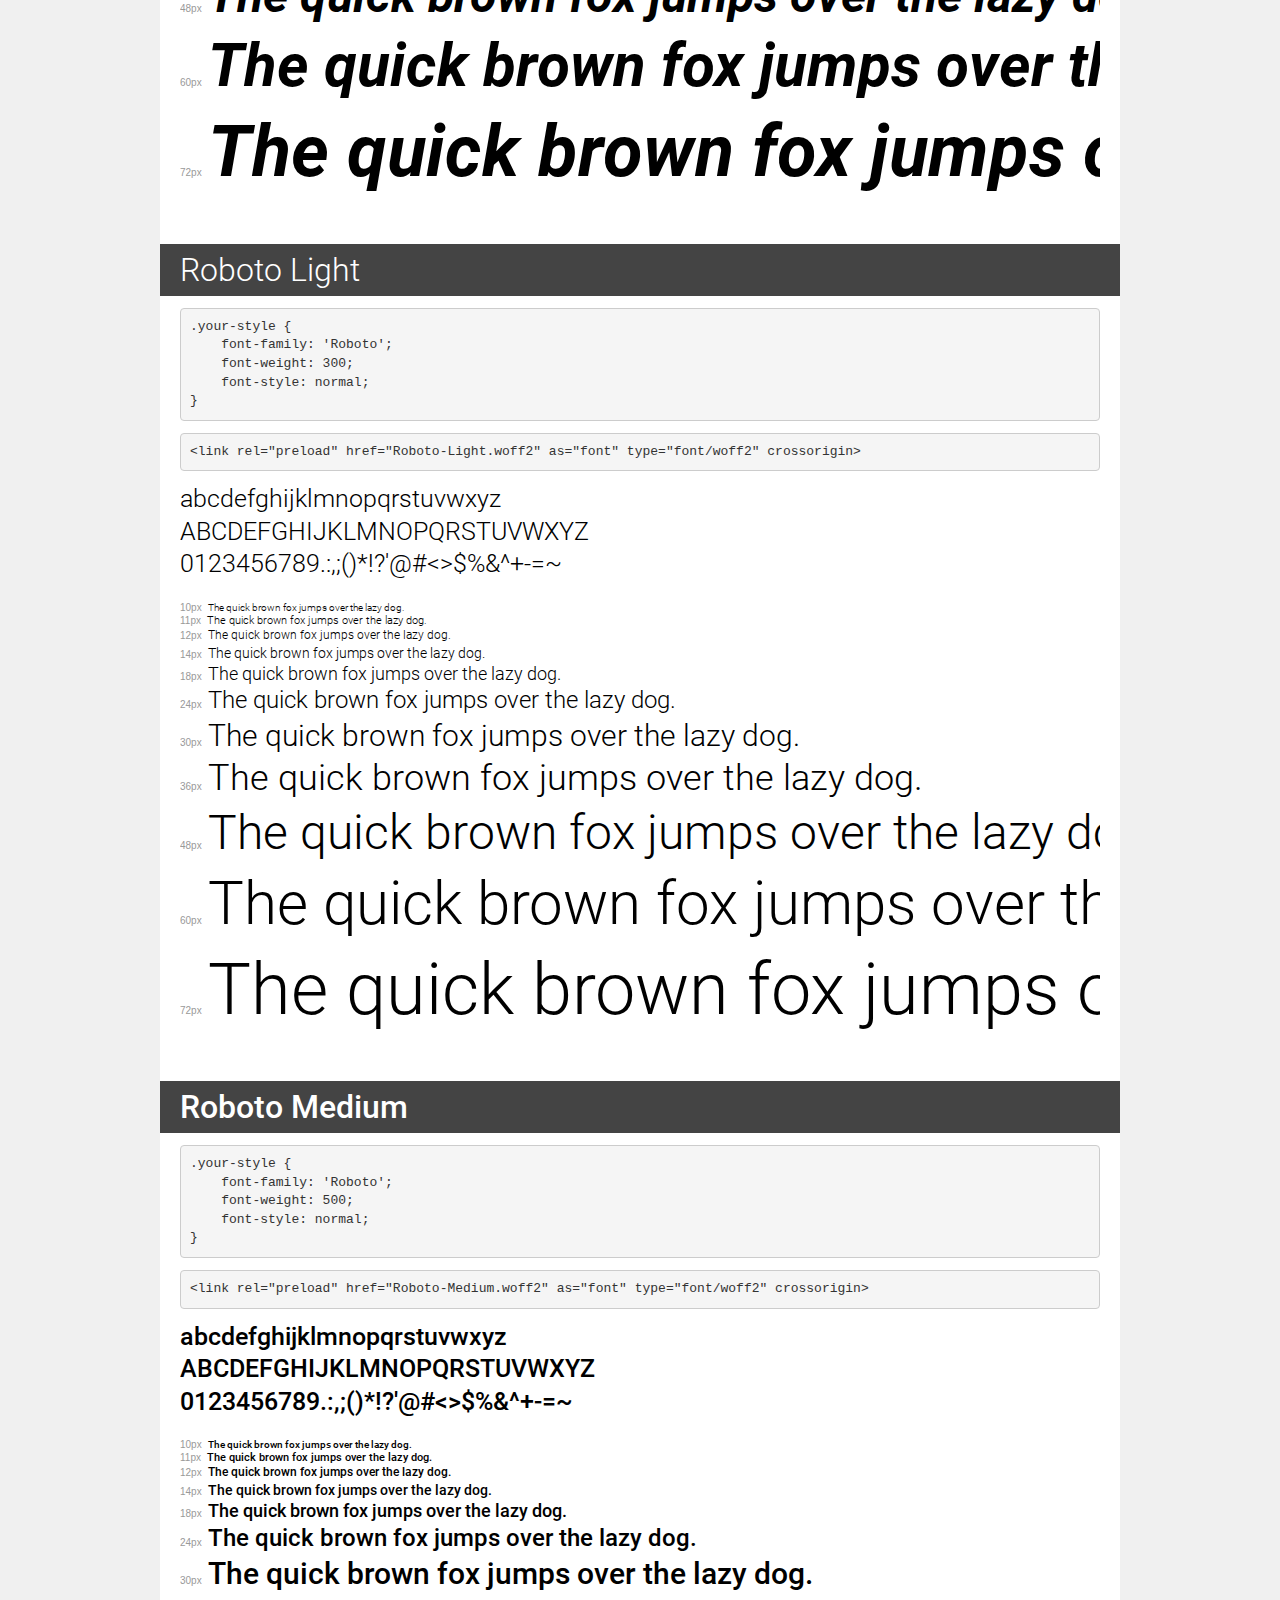
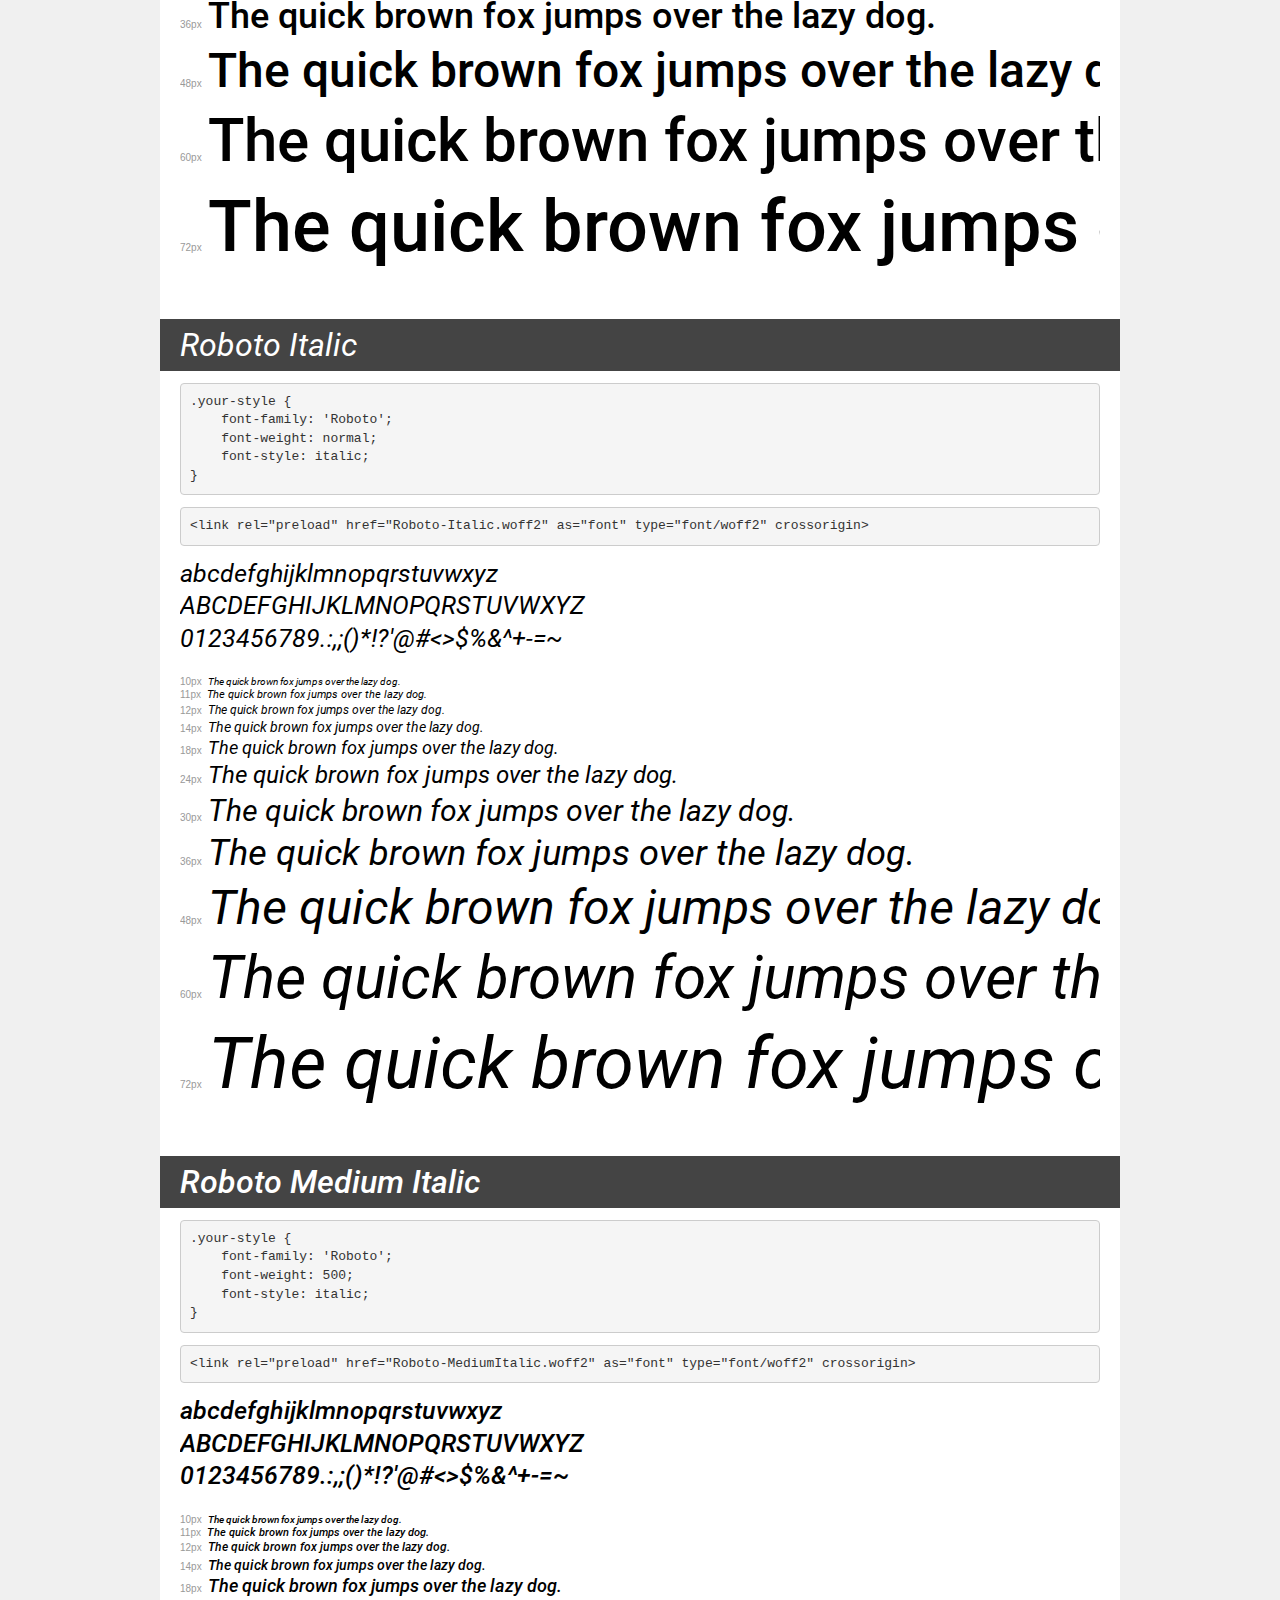
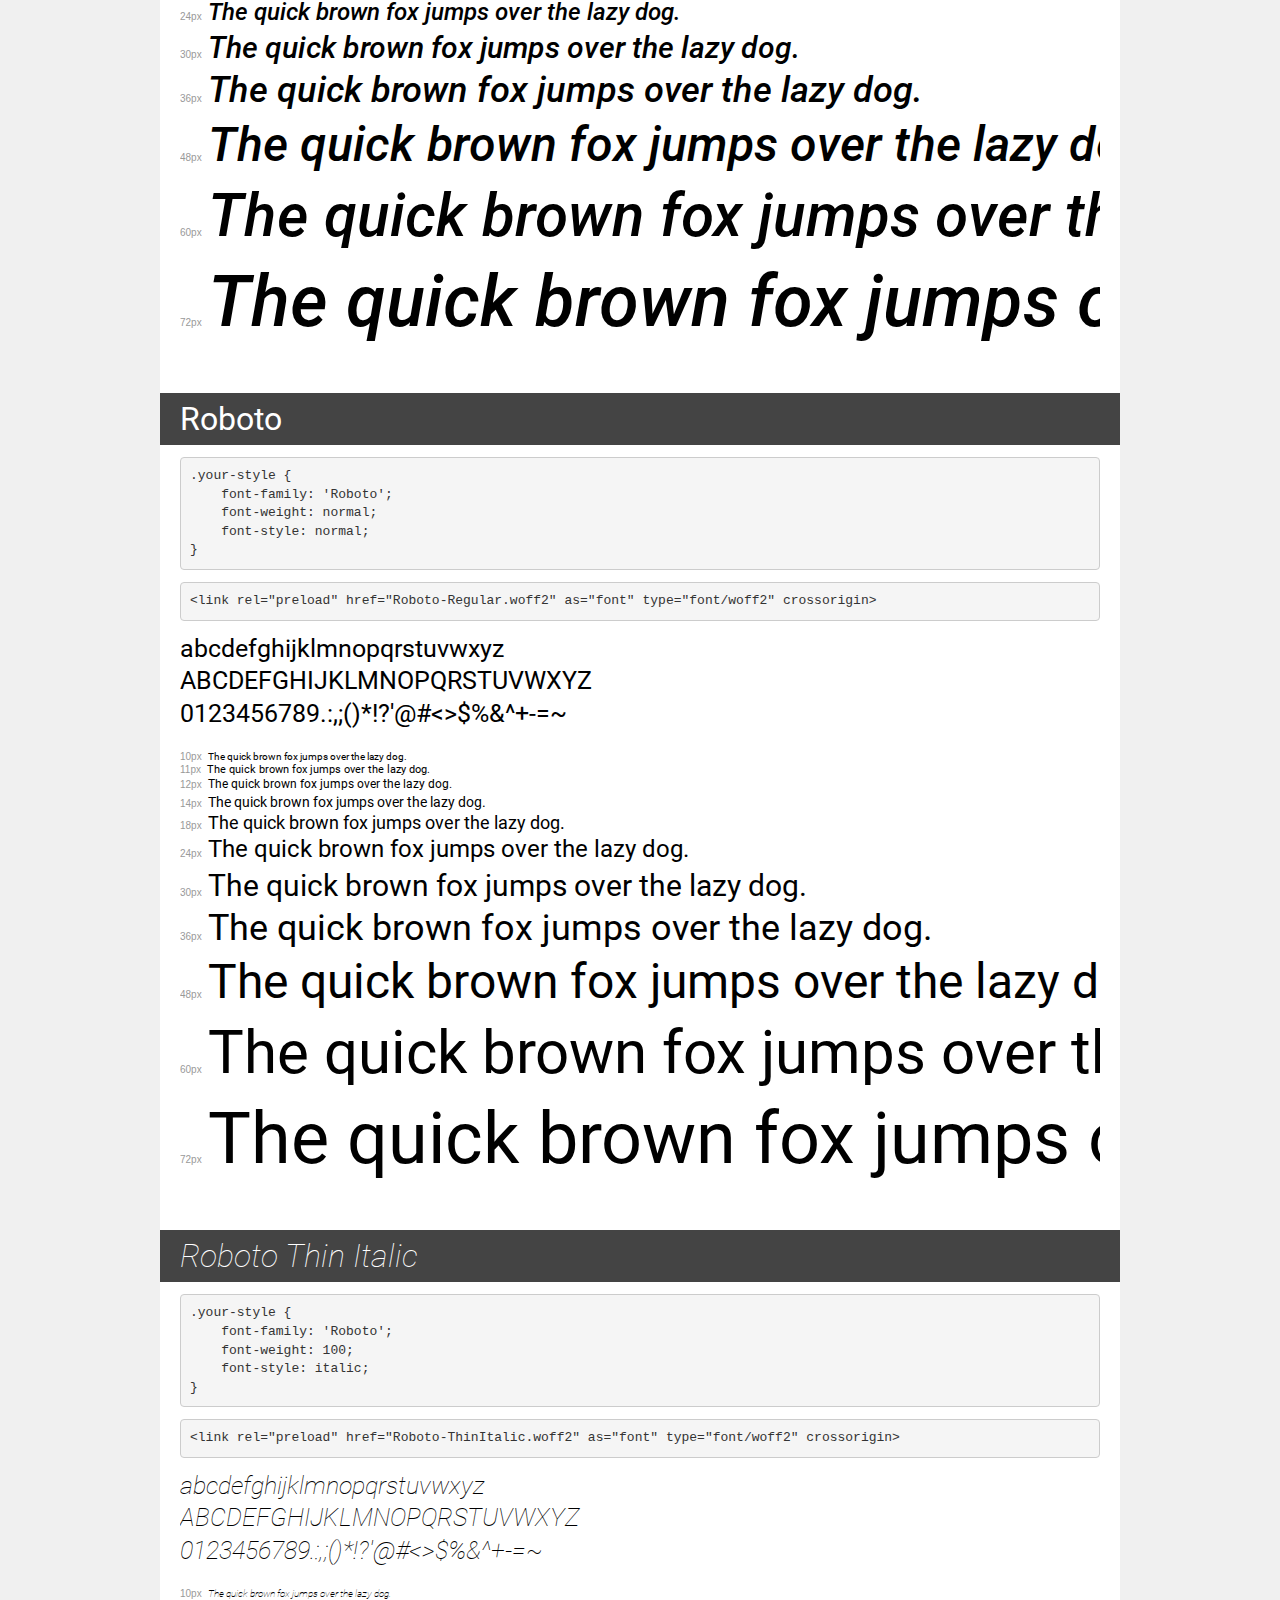
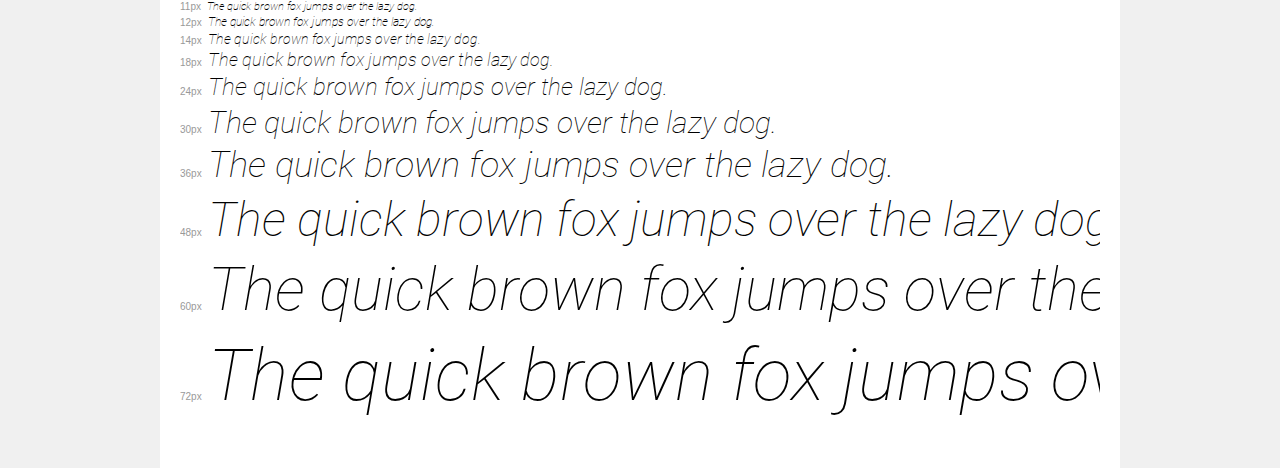
<file: assets/css/fonts/demo.html>
<!DOCTYPE html>
<html lang="en">
<head>
    <meta charset="utf-8">
    <meta http-equiv="X-UA-Compatible" content="IE=edge">
    <meta name="viewport" content="width=device-width, initial-scale=1">
    <meta name="robots" content="noindex, noarchive">
    <meta name="format-detection" content="telephone=no">
    <title>Transfonter demo</title>
    <link href="stylesheet.css" rel="stylesheet">
    <style>
        /*
        http://meyerweb.com/eric/tools/css/reset/
        v2.0 | 20110126
        License: none (public domain)
        */
        html, body, div, span, applet, object, iframe,
        h1, h2, h3, h4, h5, h6, p, blockquote, pre,
        a, abbr, acronym, address, big, cite, code,
        del, dfn, em, img, ins, kbd, q, s, samp,
        small, strike, strong, sub, sup, tt, var,
        b, u, i, center,
        dl, dt, dd, ol, ul, li,
        fieldset, form, label, legend,
        table, caption, tbody, tfoot, thead, tr, th, td,
        article, aside, canvas, details, embed,
        figure, figcaption, footer, header, hgroup,
        menu, nav, output, ruby, section, summary,
        time, mark, audio, video {
            margin: 0;
            padding: 0;
            border: 0;
            font-size: 100%;
            font: inherit;
            vertical-align: baseline;
        }
        /* HTML5 display-role reset for older browsers */
        article, aside, details, figcaption, figure,
        footer, header, hgroup, menu, nav, section {
            display: block;
        }
        body {
            line-height: 1;
        }
        ol, ul {
            list-style: none;
        }
        blockquote, q {
            quotes: none;
        }
        blockquote:before, blockquote:after,
        q:before, q:after {
            content: '';
            content: none;
        }
        table {
            border-collapse: collapse;
            border-spacing: 0;
        }
        /* demo styles */
        body {
            background: #f0f0f0;
            color: #000;
        }
        .page {
            background: #fff;
            width: 920px;
            margin: 0 auto;
            padding: 20px 20px 0 20px;
            overflow: hidden;
        }
        .font-container {
            overflow-x: auto;
            overflow-y: hidden;
            margin-bottom: 40px;
            line-height: 1.3;
            white-space: nowrap;
            padding-bottom: 5px;
        }
        h1 {
            position: relative;
            background: #444;
            font-size: 32px;
            color: #fff;
            padding: 10px 20px;
            margin: 0 -20px 12px -20px;
        }
        .letters {
            font-size: 25px;
            margin-bottom: 20px;
        }
        .s10:before {
            content: '10px';
        }
        .s11:before {
            content: '11px';
        }
        .s12:before {
            content: '12px';
        }
        .s14:before {
            content: '14px';
        }
        .s18:before {
            content: '18px';
        }
        .s24:before {
            content: '24px';
        }
        .s30:before {
            content: '30px';
        }
        .s36:before {
            content: '36px';
        }
        .s48:before {
            content: '48px';
        }
        .s60:before {
            content: '60px';
        }
        .s72:before {
            content: '72px';
        }
        .s10:before, .s11:before, .s12:before, .s14:before,
        .s18:before, .s24:before, .s30:before, .s36:before,
        .s48:before, .s60:before, .s72:before {
            font-family: Arial, sans-serif;
            font-size: 10px;
            font-weight: normal;
            font-style: normal;
            color: #999;
            padding-right: 6px;
        }
        pre {
            display: block;
            padding: 9px;
            margin: 0 0 12px;
            font-family: Monaco, Menlo, Consolas, "Courier New", monospace;
            font-size: 13px;
            line-height: 1.428571429;
            color: #333;
            font-weight: normal;
            font-style: normal;
            background-color: #f5f5f5;
            border: 1px solid #ccc;
            overflow-x: auto;
            border-radius: 4px;
        }
        /* responsive */
        @media (max-width: 959px) {
            .page {
                width: auto;
                margin: 0;
            }
        }
    </style>
</head>
<body>
<div class="page">
    <div class="demo">
        <h1 style="font-family: 'Roboto'; font-weight: bold; font-style: normal;">Roboto Bold</h1>
        <pre title="Usage">.your-style {
    font-family: 'Roboto';
    font-weight: bold;
    font-style: normal;
}</pre>
        <pre title="Preload (optional)">
&lt;link rel=&quot;preload&quot; href=&quot;Roboto-Bold.woff2&quot; as=&quot;font&quot; type=&quot;font/woff2&quot; crossorigin&gt;</pre>
        <div class="font-container" style="font-family: 'Roboto'; font-weight: bold; font-style: normal;">
            <p class="letters">
                abcdefghijklmnopqrstuvwxyz<br>
ABCDEFGHIJKLMNOPQRSTUVWXYZ<br>
                0123456789.:,;()*!?'@#&lt;&gt;$%&^+-=~
            </p>
            <p class="s10" style="font-size: 10px;">The quick brown fox jumps over the lazy dog.</p>
            <p class="s11" style="font-size: 11px;">The quick brown fox jumps over the lazy dog.</p>
            <p class="s12" style="font-size: 12px;">The quick brown fox jumps over the lazy dog.</p>
            <p class="s14" style="font-size: 14px;">The quick brown fox jumps over the lazy dog.</p>
            <p class="s18" style="font-size: 18px;">The quick brown fox jumps over the lazy dog.</p>
            <p class="s24" style="font-size: 24px;">The quick brown fox jumps over the lazy dog.</p>
            <p class="s30" style="font-size: 30px;">The quick brown fox jumps over the lazy dog.</p>
            <p class="s36" style="font-size: 36px;">The quick brown fox jumps over the lazy dog.</p>
            <p class="s48" style="font-size: 48px;">The quick brown fox jumps over the lazy dog.</p>
            <p class="s60" style="font-size: 60px;">The quick brown fox jumps over the lazy dog.</p>
            <p class="s72" style="font-size: 72px;">The quick brown fox jumps over the lazy dog.</p>
        </div>
    </div>

    <div class="demo">
        <h1 style="font-family: 'Roboto'; font-weight: 900; font-style: normal;">Roboto Black</h1>
        <pre title="Usage">.your-style {
    font-family: 'Roboto';
    font-weight: 900;
    font-style: normal;
}</pre>
        <pre title="Preload (optional)">
&lt;link rel=&quot;preload&quot; href=&quot;Roboto-Black.woff2&quot; as=&quot;font&quot; type=&quot;font/woff2&quot; crossorigin&gt;</pre>
        <div class="font-container" style="font-family: 'Roboto'; font-weight: 900; font-style: normal;">
            <p class="letters">
                abcdefghijklmnopqrstuvwxyz<br>
ABCDEFGHIJKLMNOPQRSTUVWXYZ<br>
                0123456789.:,;()*!?'@#&lt;&gt;$%&^+-=~
            </p>
            <p class="s10" style="font-size: 10px;">The quick brown fox jumps over the lazy dog.</p>
            <p class="s11" style="font-size: 11px;">The quick brown fox jumps over the lazy dog.</p>
            <p class="s12" style="font-size: 12px;">The quick brown fox jumps over the lazy dog.</p>
            <p class="s14" style="font-size: 14px;">The quick brown fox jumps over the lazy dog.</p>
            <p class="s18" style="font-size: 18px;">The quick brown fox jumps over the lazy dog.</p>
            <p class="s24" style="font-size: 24px;">The quick brown fox jumps over the lazy dog.</p>
            <p class="s30" style="font-size: 30px;">The quick brown fox jumps over the lazy dog.</p>
            <p class="s36" style="font-size: 36px;">The quick brown fox jumps over the lazy dog.</p>
            <p class="s48" style="font-size: 48px;">The quick brown fox jumps over the lazy dog.</p>
            <p class="s60" style="font-size: 60px;">The quick brown fox jumps over the lazy dog.</p>
            <p class="s72" style="font-size: 72px;">The quick brown fox jumps over the lazy dog.</p>
        </div>
    </div>

    <div class="demo">
        <h1 style="font-family: 'Roboto'; font-weight: 900; font-style: italic;">Roboto Black Italic</h1>
        <pre title="Usage">.your-style {
    font-family: 'Roboto';
    font-weight: 900;
    font-style: italic;
}</pre>
        <pre title="Preload (optional)">
&lt;link rel=&quot;preload&quot; href=&quot;Roboto-BlackItalic.woff2&quot; as=&quot;font&quot; type=&quot;font/woff2&quot; crossorigin&gt;</pre>
        <div class="font-container" style="font-family: 'Roboto'; font-weight: 900; font-style: italic;">
            <p class="letters">
                abcdefghijklmnopqrstuvwxyz<br>
ABCDEFGHIJKLMNOPQRSTUVWXYZ<br>
                0123456789.:,;()*!?'@#&lt;&gt;$%&^+-=~
            </p>
            <p class="s10" style="font-size: 10px;">The quick brown fox jumps over the lazy dog.</p>
            <p class="s11" style="font-size: 11px;">The quick brown fox jumps over the lazy dog.</p>
            <p class="s12" style="font-size: 12px;">The quick brown fox jumps over the lazy dog.</p>
            <p class="s14" style="font-size: 14px;">The quick brown fox jumps over the lazy dog.</p>
            <p class="s18" style="font-size: 18px;">The quick brown fox jumps over the lazy dog.</p>
            <p class="s24" style="font-size: 24px;">The quick brown fox jumps over the lazy dog.</p>
            <p class="s30" style="font-size: 30px;">The quick brown fox jumps over the lazy dog.</p>
            <p class="s36" style="font-size: 36px;">The quick brown fox jumps over the lazy dog.</p>
            <p class="s48" style="font-size: 48px;">The quick brown fox jumps over the lazy dog.</p>
            <p class="s60" style="font-size: 60px;">The quick brown fox jumps over the lazy dog.</p>
            <p class="s72" style="font-size: 72px;">The quick brown fox jumps over the lazy dog.</p>
        </div>
    </div>

    <div class="demo">
        <h1 style="font-family: 'Roboto'; font-weight: 300; font-style: italic;">Roboto Light Italic</h1>
        <pre title="Usage">.your-style {
    font-family: 'Roboto';
    font-weight: 300;
    font-style: italic;
}</pre>
        <pre title="Preload (optional)">
&lt;link rel=&quot;preload&quot; href=&quot;Roboto-LightItalic.woff2&quot; as=&quot;font&quot; type=&quot;font/woff2&quot; crossorigin&gt;</pre>
        <div class="font-container" style="font-family: 'Roboto'; font-weight: 300; font-style: italic;">
            <p class="letters">
                abcdefghijklmnopqrstuvwxyz<br>
ABCDEFGHIJKLMNOPQRSTUVWXYZ<br>
                0123456789.:,;()*!?'@#&lt;&gt;$%&^+-=~
            </p>
            <p class="s10" style="font-size: 10px;">The quick brown fox jumps over the lazy dog.</p>
            <p class="s11" style="font-size: 11px;">The quick brown fox jumps over the lazy dog.</p>
            <p class="s12" style="font-size: 12px;">The quick brown fox jumps over the lazy dog.</p>
            <p class="s14" style="font-size: 14px;">The quick brown fox jumps over the lazy dog.</p>
            <p class="s18" style="font-size: 18px;">The quick brown fox jumps over the lazy dog.</p>
            <p class="s24" style="font-size: 24px;">The quick brown fox jumps over the lazy dog.</p>
            <p class="s30" style="font-size: 30px;">The quick brown fox jumps over the lazy dog.</p>
            <p class="s36" style="font-size: 36px;">The quick brown fox jumps over the lazy dog.</p>
            <p class="s48" style="font-size: 48px;">The quick brown fox jumps over the lazy dog.</p>
            <p class="s60" style="font-size: 60px;">The quick brown fox jumps over the lazy dog.</p>
            <p class="s72" style="font-size: 72px;">The quick brown fox jumps over the lazy dog.</p>
        </div>
    </div>

    <div class="demo">
        <h1 style="font-family: 'Roboto'; font-weight: 100; font-style: normal;">Roboto Thin</h1>
        <pre title="Usage">.your-style {
    font-family: 'Roboto';
    font-weight: 100;
    font-style: normal;
}</pre>
        <pre title="Preload (optional)">
&lt;link rel=&quot;preload&quot; href=&quot;Roboto-Thin.woff2&quot; as=&quot;font&quot; type=&quot;font/woff2&quot; crossorigin&gt;</pre>
        <div class="font-container" style="font-family: 'Roboto'; font-weight: 100; font-style: normal;">
            <p class="letters">
                abcdefghijklmnopqrstuvwxyz<br>
ABCDEFGHIJKLMNOPQRSTUVWXYZ<br>
                0123456789.:,;()*!?'@#&lt;&gt;$%&^+-=~
            </p>
            <p class="s10" style="font-size: 10px;">The quick brown fox jumps over the lazy dog.</p>
            <p class="s11" style="font-size: 11px;">The quick brown fox jumps over the lazy dog.</p>
            <p class="s12" style="font-size: 12px;">The quick brown fox jumps over the lazy dog.</p>
            <p class="s14" style="font-size: 14px;">The quick brown fox jumps over the lazy dog.</p>
            <p class="s18" style="font-size: 18px;">The quick brown fox jumps over the lazy dog.</p>
            <p class="s24" style="font-size: 24px;">The quick brown fox jumps over the lazy dog.</p>
            <p class="s30" style="font-size: 30px;">The quick brown fox jumps over the lazy dog.</p>
            <p class="s36" style="font-size: 36px;">The quick brown fox jumps over the lazy dog.</p>
            <p class="s48" style="font-size: 48px;">The quick brown fox jumps over the lazy dog.</p>
            <p class="s60" style="font-size: 60px;">The quick brown fox jumps over the lazy dog.</p>
            <p class="s72" style="font-size: 72px;">The quick brown fox jumps over the lazy dog.</p>
        </div>
    </div>

    <div class="demo">
        <h1 style="font-family: 'Roboto'; font-weight: bold; font-style: italic;">Roboto Bold Italic</h1>
        <pre title="Usage">.your-style {
    font-family: 'Roboto';
    font-weight: bold;
    font-style: italic;
}</pre>
        <pre title="Preload (optional)">
&lt;link rel=&quot;preload&quot; href=&quot;Roboto-BoldItalic.woff2&quot; as=&quot;font&quot; type=&quot;font/woff2&quot; crossorigin&gt;</pre>
        <div class="font-container" style="font-family: 'Roboto'; font-weight: bold; font-style: italic;">
            <p class="letters">
                abcdefghijklmnopqrstuvwxyz<br>
ABCDEFGHIJKLMNOPQRSTUVWXYZ<br>
                0123456789.:,;()*!?'@#&lt;&gt;$%&^+-=~
            </p>
            <p class="s10" style="font-size: 10px;">The quick brown fox jumps over the lazy dog.</p>
            <p class="s11" style="font-size: 11px;">The quick brown fox jumps over the lazy dog.</p>
            <p class="s12" style="font-size: 12px;">The quick brown fox jumps over the lazy dog.</p>
            <p class="s14" style="font-size: 14px;">The quick brown fox jumps over the lazy dog.</p>
            <p class="s18" style="font-size: 18px;">The quick brown fox jumps over the lazy dog.</p>
            <p class="s24" style="font-size: 24px;">The quick brown fox jumps over the lazy dog.</p>
            <p class="s30" style="font-size: 30px;">The quick brown fox jumps over the lazy dog.</p>
            <p class="s36" style="font-size: 36px;">The quick brown fox jumps over the lazy dog.</p>
            <p class="s48" style="font-size: 48px;">The quick brown fox jumps over the lazy dog.</p>
            <p class="s60" style="font-size: 60px;">The quick brown fox jumps over the lazy dog.</p>
            <p class="s72" style="font-size: 72px;">The quick brown fox jumps over the lazy dog.</p>
        </div>
    </div>

    <div class="demo">
        <h1 style="font-family: 'Roboto'; font-weight: 300; font-style: normal;">Roboto Light</h1>
        <pre title="Usage">.your-style {
    font-family: 'Roboto';
    font-weight: 300;
    font-style: normal;
}</pre>
        <pre title="Preload (optional)">
&lt;link rel=&quot;preload&quot; href=&quot;Roboto-Light.woff2&quot; as=&quot;font&quot; type=&quot;font/woff2&quot; crossorigin&gt;</pre>
        <div class="font-container" style="font-family: 'Roboto'; font-weight: 300; font-style: normal;">
            <p class="letters">
                abcdefghijklmnopqrstuvwxyz<br>
ABCDEFGHIJKLMNOPQRSTUVWXYZ<br>
                0123456789.:,;()*!?'@#&lt;&gt;$%&^+-=~
            </p>
            <p class="s10" style="font-size: 10px;">The quick brown fox jumps over the lazy dog.</p>
            <p class="s11" style="font-size: 11px;">The quick brown fox jumps over the lazy dog.</p>
            <p class="s12" style="font-size: 12px;">The quick brown fox jumps over the lazy dog.</p>
            <p class="s14" style="font-size: 14px;">The quick brown fox jumps over the lazy dog.</p>
            <p class="s18" style="font-size: 18px;">The quick brown fox jumps over the lazy dog.</p>
            <p class="s24" style="font-size: 24px;">The quick brown fox jumps over the lazy dog.</p>
            <p class="s30" style="font-size: 30px;">The quick brown fox jumps over the lazy dog.</p>
            <p class="s36" style="font-size: 36px;">The quick brown fox jumps over the lazy dog.</p>
            <p class="s48" style="font-size: 48px;">The quick brown fox jumps over the lazy dog.</p>
            <p class="s60" style="font-size: 60px;">The quick brown fox jumps over the lazy dog.</p>
            <p class="s72" style="font-size: 72px;">The quick brown fox jumps over the lazy dog.</p>
        </div>
    </div>

    <div class="demo">
        <h1 style="font-family: 'Roboto'; font-weight: 500; font-style: normal;">Roboto Medium</h1>
        <pre title="Usage">.your-style {
    font-family: 'Roboto';
    font-weight: 500;
    font-style: normal;
}</pre>
        <pre title="Preload (optional)">
&lt;link rel=&quot;preload&quot; href=&quot;Roboto-Medium.woff2&quot; as=&quot;font&quot; type=&quot;font/woff2&quot; crossorigin&gt;</pre>
        <div class="font-container" style="font-family: 'Roboto'; font-weight: 500; font-style: normal;">
            <p class="letters">
                abcdefghijklmnopqrstuvwxyz<br>
ABCDEFGHIJKLMNOPQRSTUVWXYZ<br>
                0123456789.:,;()*!?'@#&lt;&gt;$%&^+-=~
            </p>
            <p class="s10" style="font-size: 10px;">The quick brown fox jumps over the lazy dog.</p>
            <p class="s11" style="font-size: 11px;">The quick brown fox jumps over the lazy dog.</p>
            <p class="s12" style="font-size: 12px;">The quick brown fox jumps over the lazy dog.</p>
            <p class="s14" style="font-size: 14px;">The quick brown fox jumps over the lazy dog.</p>
            <p class="s18" style="font-size: 18px;">The quick brown fox jumps over the lazy dog.</p>
            <p class="s24" style="font-size: 24px;">The quick brown fox jumps over the lazy dog.</p>
            <p class="s30" style="font-size: 30px;">The quick brown fox jumps over the lazy dog.</p>
            <p class="s36" style="font-size: 36px;">The quick brown fox jumps over the lazy dog.</p>
            <p class="s48" style="font-size: 48px;">The quick brown fox jumps over the lazy dog.</p>
            <p class="s60" style="font-size: 60px;">The quick brown fox jumps over the lazy dog.</p>
            <p class="s72" style="font-size: 72px;">The quick brown fox jumps over the lazy dog.</p>
        </div>
    </div>

    <div class="demo">
        <h1 style="font-family: 'Roboto'; font-weight: normal; font-style: italic;">Roboto Italic</h1>
        <pre title="Usage">.your-style {
    font-family: 'Roboto';
    font-weight: normal;
    font-style: italic;
}</pre>
        <pre title="Preload (optional)">
&lt;link rel=&quot;preload&quot; href=&quot;Roboto-Italic.woff2&quot; as=&quot;font&quot; type=&quot;font/woff2&quot; crossorigin&gt;</pre>
        <div class="font-container" style="font-family: 'Roboto'; font-weight: normal; font-style: italic;">
            <p class="letters">
                abcdefghijklmnopqrstuvwxyz<br>
ABCDEFGHIJKLMNOPQRSTUVWXYZ<br>
                0123456789.:,;()*!?'@#&lt;&gt;$%&^+-=~
            </p>
            <p class="s10" style="font-size: 10px;">The quick brown fox jumps over the lazy dog.</p>
            <p class="s11" style="font-size: 11px;">The quick brown fox jumps over the lazy dog.</p>
            <p class="s12" style="font-size: 12px;">The quick brown fox jumps over the lazy dog.</p>
            <p class="s14" style="font-size: 14px;">The quick brown fox jumps over the lazy dog.</p>
            <p class="s18" style="font-size: 18px;">The quick brown fox jumps over the lazy dog.</p>
            <p class="s24" style="font-size: 24px;">The quick brown fox jumps over the lazy dog.</p>
            <p class="s30" style="font-size: 30px;">The quick brown fox jumps over the lazy dog.</p>
            <p class="s36" style="font-size: 36px;">The quick brown fox jumps over the lazy dog.</p>
            <p class="s48" style="font-size: 48px;">The quick brown fox jumps over the lazy dog.</p>
            <p class="s60" style="font-size: 60px;">The quick brown fox jumps over the lazy dog.</p>
            <p class="s72" style="font-size: 72px;">The quick brown fox jumps over the lazy dog.</p>
        </div>
    </div>

    <div class="demo">
        <h1 style="font-family: 'Roboto'; font-weight: 500; font-style: italic;">Roboto Medium Italic</h1>
        <pre title="Usage">.your-style {
    font-family: 'Roboto';
    font-weight: 500;
    font-style: italic;
}</pre>
        <pre title="Preload (optional)">
&lt;link rel=&quot;preload&quot; href=&quot;Roboto-MediumItalic.woff2&quot; as=&quot;font&quot; type=&quot;font/woff2&quot; crossorigin&gt;</pre>
        <div class="font-container" style="font-family: 'Roboto'; font-weight: 500; font-style: italic;">
            <p class="letters">
                abcdefghijklmnopqrstuvwxyz<br>
ABCDEFGHIJKLMNOPQRSTUVWXYZ<br>
                0123456789.:,;()*!?'@#&lt;&gt;$%&^+-=~
            </p>
            <p class="s10" style="font-size: 10px;">The quick brown fox jumps over the lazy dog.</p>
            <p class="s11" style="font-size: 11px;">The quick brown fox jumps over the lazy dog.</p>
            <p class="s12" style="font-size: 12px;">The quick brown fox jumps over the lazy dog.</p>
            <p class="s14" style="font-size: 14px;">The quick brown fox jumps over the lazy dog.</p>
            <p class="s18" style="font-size: 18px;">The quick brown fox jumps over the lazy dog.</p>
            <p class="s24" style="font-size: 24px;">The quick brown fox jumps over the lazy dog.</p>
            <p class="s30" style="font-size: 30px;">The quick brown fox jumps over the lazy dog.</p>
            <p class="s36" style="font-size: 36px;">The quick brown fox jumps over the lazy dog.</p>
            <p class="s48" style="font-size: 48px;">The quick brown fox jumps over the lazy dog.</p>
            <p class="s60" style="font-size: 60px;">The quick brown fox jumps over the lazy dog.</p>
            <p class="s72" style="font-size: 72px;">The quick brown fox jumps over the lazy dog.</p>
        </div>
    </div>

    <div class="demo">
        <h1 style="font-family: 'Roboto'; font-weight: normal; font-style: normal;">Roboto</h1>
        <pre title="Usage">.your-style {
    font-family: 'Roboto';
    font-weight: normal;
    font-style: normal;
}</pre>
        <pre title="Preload (optional)">
&lt;link rel=&quot;preload&quot; href=&quot;Roboto-Regular.woff2&quot; as=&quot;font&quot; type=&quot;font/woff2&quot; crossorigin&gt;</pre>
        <div class="font-container" style="font-family: 'Roboto'; font-weight: normal; font-style: normal;">
            <p class="letters">
                abcdefghijklmnopqrstuvwxyz<br>
ABCDEFGHIJKLMNOPQRSTUVWXYZ<br>
                0123456789.:,;()*!?'@#&lt;&gt;$%&^+-=~
            </p>
            <p class="s10" style="font-size: 10px;">The quick brown fox jumps over the lazy dog.</p>
            <p class="s11" style="font-size: 11px;">The quick brown fox jumps over the lazy dog.</p>
            <p class="s12" style="font-size: 12px;">The quick brown fox jumps over the lazy dog.</p>
            <p class="s14" style="font-size: 14px;">The quick brown fox jumps over the lazy dog.</p>
            <p class="s18" style="font-size: 18px;">The quick brown fox jumps over the lazy dog.</p>
            <p class="s24" style="font-size: 24px;">The quick brown fox jumps over the lazy dog.</p>
            <p class="s30" style="font-size: 30px;">The quick brown fox jumps over the lazy dog.</p>
            <p class="s36" style="font-size: 36px;">The quick brown fox jumps over the lazy dog.</p>
            <p class="s48" style="font-size: 48px;">The quick brown fox jumps over the lazy dog.</p>
            <p class="s60" style="font-size: 60px;">The quick brown fox jumps over the lazy dog.</p>
            <p class="s72" style="font-size: 72px;">The quick brown fox jumps over the lazy dog.</p>
        </div>
    </div>

    <div class="demo">
        <h1 style="font-family: 'Roboto'; font-weight: 100; font-style: italic;">Roboto Thin Italic</h1>
        <pre title="Usage">.your-style {
    font-family: 'Roboto';
    font-weight: 100;
    font-style: italic;
}</pre>
        <pre title="Preload (optional)">
&lt;link rel=&quot;preload&quot; href=&quot;Roboto-ThinItalic.woff2&quot; as=&quot;font&quot; type=&quot;font/woff2&quot; crossorigin&gt;</pre>
        <div class="font-container" style="font-family: 'Roboto'; font-weight: 100; font-style: italic;">
            <p class="letters">
                abcdefghijklmnopqrstuvwxyz<br>
ABCDEFGHIJKLMNOPQRSTUVWXYZ<br>
                0123456789.:,;()*!?'@#&lt;&gt;$%&^+-=~
            </p>
            <p class="s10" style="font-size: 10px;">The quick brown fox jumps over the lazy dog.</p>
            <p class="s11" style="font-size: 11px;">The quick brown fox jumps over the lazy dog.</p>
            <p class="s12" style="font-size: 12px;">The quick brown fox jumps over the lazy dog.</p>
            <p class="s14" style="font-size: 14px;">The quick brown fox jumps over the lazy dog.</p>
            <p class="s18" style="font-size: 18px;">The quick brown fox jumps over the lazy dog.</p>
            <p class="s24" style="font-size: 24px;">The quick brown fox jumps over the lazy dog.</p>
            <p class="s30" style="font-size: 30px;">The quick brown fox jumps over the lazy dog.</p>
            <p class="s36" style="font-size: 36px;">The quick brown fox jumps over the lazy dog.</p>
            <p class="s48" style="font-size: 48px;">The quick brown fox jumps over the lazy dog.</p>
            <p class="s60" style="font-size: 60px;">The quick brown fox jumps over the lazy dog.</p>
            <p class="s72" style="font-size: 72px;">The quick brown fox jumps over the lazy dog.</p>
        </div>
    </div>

</div>
</body>
</html>
</file>
<file: html/assets/css/custom.css>
/* style header */

.header-all .nav-phone {
    color: #000;
    /* margin-right: 57px; */
}

.header-all .nav-phone img {
    margin-right: 8px;
}

.header-all .nav-user {
    /* margin-right: 62px; */
}
#hero{
    background-image: url('../img/young-family-with-toddler-baby-daughter-sitting-coach-home-1.png');
    background-repeat: no-repeat;
    background-size: cover;
    min-height: 822px;
    width: 100%;
    background-position: 0 130px;
    align-items: center;
    display: flex;
    justify-content: center;
}
#hero h1 {
    line-height: 75px;
    margin-bottom: 32px;
}

#hero p {
    line-height: 150%;
}


/* style header */


/* style banner top */

#hero .content-first {
    margin-bottom: 32px !important;
}


/* style banner top */


/* style content */

.add-cricle {}


/* style content */

#header-login {
    margin-top: 65px;
    margin-bottom: 27px;
}

#login-wrap .col-login-left .login-title {
    font-size: 36px;
    line-height: 54px;
    margin-bottom: 16px;
}

#login-wrap .col-login-left .login-p {
    font-size: 20px;
    line-height: 30px;
    margin-bottom: 32px;
}

#login-wrap .button-socical {
    width: 306px;
    padding: 16px 0;
    text-align: center;
    font-size: 16px;
    line-height: 24px;
    color: #151515;
    background: #FFFFFF;
    box-shadow: 0px 4px 8px rgba(67, 88, 134, 0.08), 0px 0px 2px rgba(67, 88, 134, 0.06), 0px 0px 1px rgba(67, 88, 134, 0.04);
    border-radius: 10px;
    margin-bottom: 24px;
}

#login-wrap .button-apple {
    padding: 8px 0;
}

#login-wrap .login-span {
    display: block;
    width: 100%;
    font-size: 16px;
    line-height: 24px;
    color: #000000;
    margin-bottom: 25px;
}

#login-wrap .w-input {
    width: 360px;
}

#login-wrap .form-group label {
    line-height: 24px;
}

#login-wrap .form-group {
    margin-bottom: 24px;
}

#login-wrap .form-check {
    width: 360px;
    padding: 0;
}

#login-wrap .form-check-label {
    text-align: center;
    justify-content: center;
    font-size: 14px;
    color: #5B5B5B;
    margin-bottom: 26px;
    margin-top: 8px;
}

#login-wrap .form-check-label span {
    color: #141196;
}

#login-wrap .button-submit {
    background: radial-gradient(100% 662.87% at 9% 0%, #141196 0%, #3BFFAD 100%);
    border-radius: 32px;
    color: #fff;
    width: 268px;
    font-family: 'Roboto';
    font-style: normal;
    font-weight: 700;
    font-size: 14px;
    line-height: 16px;
    text-transform: uppercase;
    padding: 17px 0;
    margin-left: 55px;
}

#login-wrap .text-bottom {
    font-size: 20px;
    line-height: 23px;
    text-transform: capitalize;
    color: #000000;
    margin-top: 40px !important;
    margin-left: 8px;
}

#login-wrap .text-bottom .link-blue {
    color: #141196;
}
/* Menu */
.menu-dropdown{
    position: relative;
}
.menu-dropdown ul{
    padding: 0;
    margin: 0;
    list-style: none;
    display: none;
    position: absolute;
    width: 100%;
    min-width: 200px;
    background-color: rgb(255, 255, 255);
    left: -182%;
    top: 45px;
    box-shadow: 0 4px 10px -2px #eee;
}
.menu-dropdown ul li{
    text-align: left;
    padding: 10px 20px;
    border-bottom: 1px solid #eee;
}
.menu-dropdown ul li a{
    color: #000;
}
/* Services */
.services h1.black-title,
#doctor h1.black-title{
    margin-bottom: 20px;
}
/* Doctor */
#doctor .row{
    align-items: center;
    display: flex;
    justify-content: center;
}
#doctor .content-right{
    padding-left: 25px;
}
#doctor .content-right p{
    margin-bottom: 0;
}
/* About */
.about .step{
    position: relative;
}
.step.step-1:after,
.step.step-2:after {
    content: '';
    height: 1px;
    border: 1px;
    position: absolute;
    color: #000;
    width: 100px;
    border-top: dotted;
    top: 50%;
    left: 100%;
}
.step.step-3:after{
    content: '';
    background-image: url('../img/Line-1.png');
    position: absolute;
    width: 745px;
    height: 150px;
    background-size: cover;
    left: -331px;
    top: 80px;
}
</file>
<file: assets/css/custom.css>
/* style header */

.header-all .nav-phone {
    color: #000;
    margin-right: 57px;
}

.header-all .nav-phone img {
    margin-right: 8px;
}

.header-all .nav-user {
    margin-right: 62px;
}

#hero h1 {
    line-height: 75px;
    margin-bottom: 32px;
}

#hero p {
    line-height: 150%;
}


/* style header */


/* style banner top */

#hero .content-first {
    margin-bottom: 32px !important;
}


/* style banner top */


/* style content */

.add-cricle {}


/* style content */

#header-login {
    margin-top: 65px;
    margin-bottom: 27px;
}

#login-wrap .col-login-left .login-title {
    font-size: 36px;
    line-height: 54px;
    margin-bottom: 16px;
}

#login-wrap .col-login-left .login-p {
    font-size: 20px;
    line-height: 30px;
    margin-bottom: 32px;
}

#login-wrap .button-socical {
    width: 306px;
    padding: 16px 0;
    text-align: center;
    font-size: 16px;
    line-height: 24px;
    color: #151515;
    background: #FFFFFF;
    box-shadow: 0px 4px 8px rgba(67, 88, 134, 0.08), 0px 0px 2px rgba(67, 88, 134, 0.06), 0px 0px 1px rgba(67, 88, 134, 0.04);
    border-radius: 10px;
    margin-bottom: 24px;
}

#login-wrap .button-apple {
    padding: 8px 0;
}

#login-wrap .login-span {
    display: block;
    width: 100%;
    font-size: 16px;
    line-height: 24px;
    color: #000000;
    margin-bottom: 25px;
}

#login-wrap .w-input {
    width: 360px;
}

#login-wrap .form-group label {
    line-height: 24px;
}

#login-wrap .form-group {
    margin-bottom: 24px;
}

#login-wrap .form-check {
    width: 360px;
    padding: 0;
}

#login-wrap .form-check-label {
    text-align: center;
    justify-content: center;
    font-size: 14px;
    color: #5B5B5B;
    margin-bottom: 26px;
    margin-top: 8px;
}

#login-wrap .form-check-label span {
    color: #141196;
}

#login-wrap .button-submit {
    background: radial-gradient(100% 662.87% at 9% 0%, #141196 0%, #3BFFAD 100%);
    border-radius: 32px;
    color: #fff;
    width: 268px;
    font-family: 'Roboto';
    font-style: normal;
    font-weight: 700;
    font-size: 14px;
    line-height: 16px;
    text-transform: uppercase;
    padding: 17px 0;
    margin-left: 55px;
}

#login-wrap .text-bottom {
    font-size: 20px;
    line-height: 23px;
    text-transform: capitalize;
    color: #000000;
    margin-top: 40px !important;
    margin-left: 8px;
}

#login-wrap .text-bottom .link-blue {
    color: #141196;
}
</file>
<file: assets/css/fonts/stylesheet.css>
@font-face {
    font-family: 'Roboto';
    src: url('Roboto-Bold.woff2') format('woff2'),
        url('Roboto-Bold.woff') format('woff');
    font-weight: bold;
    font-style: normal;
    font-display: swap;
}

@font-face {
    font-family: 'Roboto';
    src: url('Roboto-Black.woff2') format('woff2'),
        url('Roboto-Black.woff') format('woff');
    font-weight: 900;
    font-style: normal;
    font-display: swap;
}

@font-face {
    font-family: 'Roboto';
    src: url('Roboto-BlackItalic.woff2') format('woff2'),
        url('Roboto-BlackItalic.woff') format('woff');
    font-weight: 900;
    font-style: italic;
    font-display: swap;
}

@font-face {
    font-family: 'Roboto';
    src: url('Roboto-LightItalic.woff2') format('woff2'),
        url('Roboto-LightItalic.woff') format('woff');
    font-weight: 300;
    font-style: italic;
    font-display: swap;
}

@font-face {
    font-family: 'Roboto';
    src: url('Roboto-Thin.woff2') format('woff2'),
        url('Roboto-Thin.woff') format('woff');
    font-weight: 100;
    font-style: normal;
    font-display: swap;
}

@font-face {
    font-family: 'Roboto';
    src: url('Roboto-BoldItalic.woff2') format('woff2'),
        url('Roboto-BoldItalic.woff') format('woff');
    font-weight: bold;
    font-style: italic;
    font-display: swap;
}

@font-face {
    font-family: 'Roboto';
    src: url('Roboto-Light.woff2') format('woff2'),
        url('Roboto-Light.woff') format('woff');
    font-weight: 300;
    font-style: normal;
    font-display: swap;
}

@font-face {
    font-family: 'Roboto';
    src: url('Roboto-Medium.woff2') format('woff2'),
        url('Roboto-Medium.woff') format('woff');
    font-weight: 500;
    font-style: normal;
    font-display: swap;
}

@font-face {
    font-family: 'Roboto';
    src: url('Roboto-Italic.woff2') format('woff2'),
        url('Roboto-Italic.woff') format('woff');
    font-weight: normal;
    font-style: italic;
    font-display: swap;
}

@font-face {
    font-family: 'Roboto';
    src: url('Roboto-MediumItalic.woff2') format('woff2'),
        url('Roboto-MediumItalic.woff') format('woff');
    font-weight: 500;
    font-style: italic;
    font-display: swap;
}

@font-face {
    font-family: 'Roboto';
    src: url('Roboto-Regular.woff2') format('woff2'),
        url('Roboto-Regular.woff') format('woff');
    font-weight: normal;
    font-style: normal;
    font-display: swap;
}

@font-face {
    font-family: 'Roboto';
    src: url('Roboto-ThinItalic.woff2') format('woff2'),
        url('Roboto-ThinItalic.woff') format('woff');
    font-weight: 100;
    font-style: italic;
    font-display: swap;
}
</file>
<file: assets/css/style.css>
/**
* Template Name: Medilab - v4.7.1
* Template URL: https://bootstrapmade.com/medilab-free-medical-bootstrap-theme/
* Author: BootstrapMade.com
* License: https://bootstrapmade.com/license/
*/

/*--------------------------------------------------------------
# General
--------------------------------------------------------------*/
@font-face {
  font-family: 'Roboto';
  src: url('fonts/Roboto-Bold.woff2') format('woff2'),

    url('fonts/Roboto-Bold.woff') format('woff');

  font-weight: bold;
  font-style: normal;
  font-display: swap;
}

@font-face {
  font-family: 'Roboto';
  src: url('fonts/Roboto-Black.woff2') format('woff2'),
    url('fonts/Roboto-Black.woff') format('woff');
  font-weight: 900;
  font-style: normal;
  font-display: swap;
}

@font-face {
  font-family: 'Roboto';
  src: url('fonts/Roboto-BlackItalic.woff2') format('woff2'),
    url('fonts/Roboto-BlackItalic.woff') format('woff');
  font-weight: 900;
  font-style: italic;
  font-display: swap;
}

@font-face {
  font-family: 'Roboto';
  src: url('fonts/Roboto-LightItalic.woff2') format('woff2'),
    url('fonts/Roboto-LightItalic.woff') format('woff');
  font-weight: 300;
  font-style: italic;
  font-display: swap;
}

@font-face {
  font-family: 'Roboto';
  src: url('fonts/Roboto-Thin.woff2') format('woff2'),
    url('fonts/Roboto-Thin.woff') format('woff');
  font-weight: 100;
  font-style: normal;
  font-display: swap;
}

@font-face {
  font-family: 'Roboto';
  src: url('fonts/Roboto-BoldItalic.woff2') format('woff2'),
    url('fonts/Roboto-BoldItalic.woff') format('woff');
  font-weight: bold;
  font-style: italic;
  font-display: swap;
}

@font-face {
  font-family: 'Roboto';
  src: url('fonts/Roboto-Light.woff2') format('woff2'),
    url('fonts/Roboto-Light.woff') format('woff');
  font-weight: 300;
  font-style: normal;
  font-display: swap;
}

@font-face {
  font-family: 'Roboto';
  src: url('fonts/Roboto-Medium.woff2') format('woff2'),
    url('fonts/Roboto-Medium.woff') format('woff');
  font-weight: 500;
  font-style: normal;
  font-display: swap;
}

@font-face {
  font-family: 'Roboto';
  src: url('fonts/Roboto-Italic.woff2') format('woff2'),
    url('fonts/Roboto-Italic.woff') format('woff');
  font-weight: normal;
  font-style: italic;
  font-display: swap;
}

@font-face {
  font-family: 'Roboto';
  src: url('fonts/Roboto-MediumItalic.woff2') format('woff2'),
    url('fonts/Roboto-MediumItalic.woff') format('woff');
  font-weight: 500;
  font-style: italic;
  font-display: swap;
}

@font-face {
  font-family: 'Roboto';
  src: url('fonts/Roboto-Regular.woff2') format('woff2'),
    url('fonts/Roboto-Regular.woff') format('woff');
  font-weight: normal;
  font-style: normal;
  font-display: swap;
}

@font-face {
  font-family: 'Roboto';
  src: url('fonts/Roboto-ThinItalic.woff2') format('woff2'),
    url('fonts/Roboto-ThinItalic.woff') format('woff');
  font-weight: 100;
  font-style: italic;
  font-display: swap;
}



body {
  font-family: 'Roboto', sans-serif;
  color: #000;
}

a {
  color: #1977cc;
  text-decoration: none;
}

a:hover {
  color: #3291e6;
  text-decoration: none;
}



.position-relative {
  position: relative;
}

.postion-absolute {
  position: absolute;
}

.color-white {
  color: #fff;
}

h1.title {
  font-family: 'Roboto';
  font-style: normal;
  font-weight: 700;
  font-size: 64px;
  line-height: 75px;
}

.space-60px {
  height: 60px;
}

.space-100px {
  height: 100px;
}

.space-150px {
  height: 150px;
}

h1.black-title {
  font-weight: 700;
  font-size: 36px;
}

.mb-32px {
  margin-bottom: 32px;
}

/*--------------------------------------------------------------
# Preloader
--------------------------------------------------------------*/
#preloader {
  position: fixed;
  top: 0;
  left: 0;
  right: 0;
  bottom: 0;
  z-index: 9999;
  overflow: hidden;
  background: #fff;
}

#preloader:before {
  content: "";
  position: fixed;
  top: calc(50% - 30px);
  left: calc(50% - 30px);
  border: 6px solid #1977cc;
  border-top-color: #d1e6f9;
  border-radius: 50%;
  width: 60px;
  height: 60px;
  -webkit-animation: animate-preloader 1s linear infinite;
  animation: animate-preloader 1s linear infinite;
}

@-webkit-keyframes animate-preloader {
  0% {
    transform: rotate(0deg);
  }

  100% {
    transform: rotate(360deg);
  }
}

@keyframes animate-preloader {
  0% {
    transform: rotate(0deg);
  }

  100% {
    transform: rotate(360deg);
  }
}

/*--------------------------------------------------------------
# Back to top button
--------------------------------------------------------------*/
.back-to-top {
  position: fixed;
  visibility: hidden;
  opacity: 0;
  right: 15px;
  bottom: 15px;
  z-index: 996;
  background: #1977cc;
  width: 40px;
  height: 40px;
  border-radius: 4px;
  transition: all 0.4s;
}

.back-to-top i {
  font-size: 28px;
  color: #fff;
  line-height: 0;
}

.back-to-top:hover {
  background: #298ce5;
  color: #fff;
}

.back-to-top.active {
  visibility: visible;
  opacity: 1;
}

.datepicker-dropdown {
  padding: 20px !important;
}

/*--------------------------------------------------------------
# Top Bar
--------------------------------------------------------------*/
#topbar {
  background: #fff;
  height: 40px;
  font-size: 14px;
  transition: all 0.5s;
  z-index: 996;
}

#topbar.topbar-scrolled {
  top: -40px;
}

#topbar .contact-info a {
  line-height: 1;
  color: #444444;
  transition: 0.3s;
}

#topbar .contact-info a:hover {
  color: #1977cc;
}

#topbar .contact-info i {
  color: #1977cc;
  padding-right: 4px;
  margin-left: 15px;
  line-height: 0;
}

#topbar .contact-info i:first-child {
  margin-left: 0;
}

#topbar .social-links a {
  color: #437099;
  padding-left: 15px;
  display: inline-block;
  line-height: 1px;
  transition: 0.3s;
}

#topbar .social-links a:hover {
  color: #1977cc;
}

#topbar .social-links a:first-child {
  border-left: 0;
}

/*--------------------------------------------------------------
# Header
--------------------------------------------------------------*/
#header {
  background: #fff;
  transition: all 0.5s;
  z-index: 997;
  padding: 47px 0;
  box-shadow: 0px 2px 15px rgba(25, 119, 204, 0.1);
}

#header.header-scrolled {
  top: 0;
}

#header .logo {
  font-size: 30px;
  margin: 0;
  padding: 0;
  line-height: 1;
  font-weight: 700;
  letter-spacing: 0.5px;
  font-family: "Poppins", sans-serif;
}

#header .logo a {
  color: #2c4964;
}

#header .logo img {
  max-height: 40px;
}

/**
* Appointment Button *
*/
.appointment-btn {
  margin-left: 25px;
  background: #1977cc;
  color: #fff;
  border-radius: 50px;
  padding: 8px 25px;
  white-space: nowrap;
  transition: 0.3s;
  font-size: 14px;
  display: inline-block;
}

.appointment-btn:hover {
  background: #166ab5;
  color: #fff;
}

@media (max-width: 768px) {
  .appointment-btn {
    margin: 0 15px 0 0;
    padding: 6px 18px;
  }
}

/*--------------------------------------------------------------
# Navigation Menu
--------------------------------------------------------------*/
/**
* Desktop Navigation 
*/
.navbar {
  padding: 0;
}

.navbar ul {
  margin: 0;
  padding: 0;
  display: flex;
  list-style: none;
  align-items: center;
}

.navbar li {
  position: relative;
}

.navbar>ul>li {
  position: relative;
  white-space: nowrap;
  padding: 8px 0 8px 20px;
}

.navbar a, .navbar a:focus {
  display: flex;
  align-items: center;
  justify-content: space-between;
  font-size: 14px;
  color: #2c4964;
  white-space: nowrap;
  transition: 0.3s;
  border-bottom: 2px solid #fff;
  padding: 5px 2px;
}

.navbar a i, .navbar a:focus i {
  font-size: 12px;
  line-height: 0;
  margin-left: 5px;
}

.navbar a:hover, .navbar .active, .navbar .active:focus, .navbar li:hover>a {
  color: #1977cc;
  border-color: #1977cc;
}

.navbar .dropdown ul {
  display: block;
  position: absolute;
  left: 20px;
  top: calc(100% + 30px);
  margin: 0;
  padding: 10px 0;
  z-index: 99;
  opacity: 0;
  visibility: hidden;
  background: #fff;
  box-shadow: 0px 0px 30px rgba(127, 137, 161, 0.25);
  transition: 0.3s;
}

.navbar .dropdown ul li {
  min-width: 200px;
}

.navbar .dropdown ul a {
  padding: 10px 20px;
  font-size: 14px;
  font-weight: 500;
  text-transform: none;
  color: #082744;
  border: none;
}

.navbar .dropdown ul a i {
  font-size: 12px;
}

.navbar .dropdown ul a:hover, .navbar .dropdown ul .active:hover, .navbar .dropdown ul li:hover>a {
  color: #1977cc;
}

.navbar .dropdown:hover>ul {
  opacity: 1;
  top: 100%;
  visibility: visible;
}

.navbar .dropdown .dropdown ul {
  top: 0;
  left: calc(100% - 30px);
  visibility: hidden;
}

.navbar .dropdown .dropdown:hover>ul {
  opacity: 1;
  top: 0;
  left: 100%;
  visibility: visible;
}

@media (max-width: 1366px) {
  .navbar .dropdown .dropdown ul {
    left: -90%;
  }

  .navbar .dropdown .dropdown:hover>ul {
    left: -100%;
  }
}

/**
* Mobile Navigation 
*/
.mobile-nav-toggle {
  color: #2c4964;
  font-size: 28px;
  cursor: pointer;
  display: none;
  line-height: 0;
  transition: 0.5s;
}

.mobile-nav-toggle.bi-x {
  color: #fff;
}

@media (max-width: 991px) {
  .mobile-nav-toggle {
    display: block;
  }

  .navbar ul {
    display: none;
  }
}

.navbar-mobile {
  position: fixed;
  overflow: hidden;
  top: 0;
  right: 0;
  left: 0;
  bottom: 0;
  background: rgba(28, 47, 65, 0.9);
  transition: 0.3s;
  z-index: 999;
}

.navbar-mobile .mobile-nav-toggle {
  position: absolute;
  top: 15px;
  right: 15px;
}

.navbar-mobile ul {
  display: block;
  position: absolute;
  top: 55px;
  right: 15px;
  bottom: 15px;
  left: 15px;
  padding: 10px 0;
  background-color: #fff;
  overflow-y: auto;
  transition: 0.3s;
}

.navbar-mobile>ul>li {
  padding: 0;
}

.navbar-mobile a, .navbar-mobile a:focus {
  padding: 10px 20px;
  font-size: 15px;
  color: #2c4964;
  border: none;
}

.navbar-mobile a:hover, .navbar-mobile .active, .navbar-mobile li:hover>a {
  color: #1977cc;
}

.navbar-mobile .getstarted, .navbar-mobile .getstarted:focus {
  margin: 15px;
}

.navbar-mobile .dropdown ul {
  position: static;
  display: none;
  margin: 10px 20px;
  padding: 10px 0;
  z-index: 99;
  opacity: 1;
  visibility: visible;
  background: #fff;
  box-shadow: 0px 0px 30px rgba(127, 137, 161, 0.25);
}

.navbar-mobile .dropdown ul li {
  min-width: 200px;
}

.navbar-mobile .dropdown ul a {
  padding: 10px 20px;
}

.navbar-mobile .dropdown ul a i {
  font-size: 12px;
}

.navbar-mobile .dropdown ul a:hover, .navbar-mobile .dropdown ul .active:hover, .navbar-mobile .dropdown ul li:hover>a {
  color: #1977cc;
}

.navbar-mobile .dropdown>.dropdown-active {
  display: block;
}

/*--------------------------------------------------------------
# Hero Section
--------------------------------------------------------------*/
#hero {
  padding-top: 133px;
}

#hero img {
  width: 100%;
}

#hero .container, #download .container {
  top: 50%;
  left: 50%;
  transform: translate(-50%, -50%);
}

#hero .content {
  max-width: 325px;
}


#hero .btn-get-started, #doctor .btn-get-started, .btn-get-started {
  width: 268px;
  height: 50px;

  text-transform: uppercase;
  font-weight: 500;
  font-size: 14px;
  letter-spacing: 1px;
  display: inline-block;
  padding: 12px 35px;
  margin-top: 30px;
  border-radius: 50px;
  transition: 0.5s;
  color: #fff;
  background: radial-gradient(100% 662.87% at 9% 0%, #141196 0%, #3BFFAD 100%);
  border-radius: 32px;
  font-weight: 700;
  line-height: 26px;
  text-align: center;
}


#hero .btn-get-started:hover {
  /* background: #3291e6; */
}

#hero p {
  font-family: 'Roboto';
  font-style: normal;
  font-weight: 400;
  font-size: 18px;
  line-height: 150%;
}




/*--------------------------------------------------------------
# Breadcrumbs
--------------------------------------------------------------*/
.breadcrumbs {
  padding: 20px 0;
  background-color: #f1f7fd;
  min-height: 40px;
  margin-top: 120px;
}

@media (max-width: 992px) {
  .breadcrumbs {
    margin-top: 100px;
  }
}

.breadcrumbs h2 {
  font-size: 24px;
  font-weight: 300;
  margin: 0;
}

@media (max-width: 992px) {
  .breadcrumbs h2 {
    margin: 0 0 10px 0;
  }
}

.breadcrumbs ol {
  display: flex;
  flex-wrap: wrap;
  list-style: none;
  padding: 0;
  margin: 0;
  font-size: 14px;
}

.breadcrumbs ol li+li {
  padding-left: 10px;
}

.breadcrumbs ol li+li::before {
  display: inline-block;
  padding-right: 10px;
  color: #6c757d;
  content: "/";
}

@media (max-width: 768px) {
  .breadcrumbs .d-flex {
    display: block !important;
  }

  .breadcrumbs ol {
    display: block;
  }

  .breadcrumbs ol li {
    display: inline-block;
  }
}

/*--------------------------------------------------------------
# Why Us
--------------------------------------------------------------*/

#why-us h3 {
  font-weight: 400;
  font-size: 24px;
  line-height: 150%;
}

#why-us p {
  font-weight: 400;
  font-size: 18px;
  line-height: 150%;
  color: #636363;
}

/*--------------------------------------------------------------
# About
--------------------------------------------------------------*/
.about .title {
  font-weight: 700;
  font-size: 64px;
  line-height: 100%;
  margin-right: 7px;
}

.about p {
  font-weight: 400;
  font-size: 15px;
  line-height: 150%;
}


.step {
  width: 260px;
  height: 163px;
  padding: 24px 16px;
  background: radial-gradient(98.27% 250.03% at 1.73% 3.07%, #B3BFFF 0%, #DCFFE2 100%);
  border-radius: 32px;
}

.width-80 {
  width: 80%;
}

.width-80.left {

  justify-content: space-between;
}

.width-80.right {

  justify-content: space-between;
  margin-left: auto;
}

.mt-90 {
  margin-top: 90px;
}

.max-width-260 {
  max-width: 260px;
}

/*--------------------------------------------------------------
# Counts
--------------------------------------------------------------*/
.counts {
  background: radial-gradient(189.46% 662.87% at 28.19% 0%, #141196 0%, #3BFFAD 100%);
  padding: 70px 0 60px;
}

.counts h1 {
  font-weight: 700;
  font-size: 36px;
  color: #fff;
  line-height: 150%;
}

.counts .price h1.title {
  font-weight: 700;
  font-size: 24px;
  line-height: 150%;
  color: #000;
}

.counts p {
  font-weight: 400;
  font-size: 14px;
  line-height: 150%;
}

.counts p.text-price {
  font-weight: 400;
  font-size: 48px;
  line-height: 150%;
}

.price {
  width: 261px;
  height: 287px;
  padding: 32px;
  text-align: center;
  background: #FFFFFF;
  border-radius: 48px;
}

/*--------------------------------------------------------------
# Services
--------------------------------------------------------------*/
.services .icon-box {
  text-align: center;
  border: 1px solid #d5e1ed;
  padding: 80px 20px;
  transition: all ease-in-out 0.3s;
}

.services .icon-box .icon {
  margin: 0 auto;
  width: 64px;
  height: 64px;
  background: #1977cc;
  border-radius: 5px;
  transition: all 0.3s ease-out 0s;
  display: flex;
  align-items: center;
  justify-content: center;
  margin-bottom: 20px;
  transform-style: preserve-3d;
}

.services .icon-box .icon i {
  color: #fff;
  font-size: 28px;
}

.services .icon-box .icon::before {
  position: absolute;
  content: "";
  left: -8px;
  top: -8px;
  height: 100%;
  width: 100%;
  background: #badaf7;
  border-radius: 5px;
  transition: all 0.3s ease-out 0s;
  transform: translateZ(-1px);
}

.services .icon-box h4 {
  font-weight: 700;
  margin-bottom: 15px;
  font-size: 24px;
}

.services .icon-box h4 a {
  color: #2c4964;
}

.services .icon-box p {
  line-height: 24px;
  font-size: 14px;
  margin-bottom: 0;
}

.services .icon-box:hover {
  background: #1977cc;
  border-color: #1977cc;
}

.services .icon-box:hover .icon {
  background: #fff;
}

.services .icon-box:hover .icon i {
  color: #1977cc;
}

.services .icon-box:hover .icon::before {
  background: #3291e6;
}

.services .icon-box:hover h4 a, .services .icon-box:hover p {
  color: #fff;
}

/*--------------------------------------------------------------
# Appointments
--------------------------------------------------------------*/
.appointment .php-email-form {
  width: 100%;
}

.appointment .php-email-form .form-group {
  padding-bottom: 8px;
}

.appointment .php-email-form .validate {
  display: none;
  color: red;
  margin: 0 0 15px 0;
  font-weight: 400;
  font-size: 13px;
}

.appointment .php-email-form .error-message {
  display: none;
  color: #fff;
  background: #ed3c0d;
  text-align: left;
  padding: 15px;
  font-weight: 600;
}

.appointment .php-email-form .error-message br+br {
  margin-top: 25px;
}

.appointment .php-email-form .sent-message {
  display: none;
  color: #fff;
  background: #18d26e;
  text-align: center;
  padding: 15px;
  font-weight: 600;
}

.appointment .php-email-form .loading {
  display: none;
  background: #fff;
  text-align: center;
  padding: 15px;
}

.appointment .php-email-form .loading:before {
  content: "";
  display: inline-block;
  border-radius: 50%;
  width: 24px;
  height: 24px;
  margin: 0 10px -6px 0;
  border: 3px solid #18d26e;
  border-top-color: #eee;
  -webkit-animation: animate-loading 1s linear infinite;
  animation: animate-loading 1s linear infinite;
}

.appointment .php-email-form input, .appointment .php-email-form textarea, .appointment .php-email-form select {
  border-radius: 0;
  box-shadow: none;
  font-size: 14px;
  padding: 10px !important;
}

.appointment .php-email-form input:focus, .appointment .php-email-form textarea:focus, .appointment .php-email-form select:focus {
  border-color: #1977cc;
}

.appointment .php-email-form input, .appointment .php-email-form select {
  height: 44px;
}

.appointment .php-email-form textarea {
  padding: 10px 12px;
}

.appointment .php-email-form button[type=submit] {
  background: #1977cc;
  border: 0;
  padding: 10px 35px;
  color: #fff;
  transition: 0.4s;
  border-radius: 50px;
}

.appointment .php-email-form button[type=submit]:hover {
  background: #1c84e3;
}

/*--------------------------------------------------------------
# Departments
--------------------------------------------------------------*/
.departments {
  overflow: hidden;
}

.departments .nav-tabs {
  border: 0;
}

.departments .nav-link {
  border: 0;
  padding: 12px 15px 12px 0;
  transition: 0.3s;
  color: #2c4964;
  border-radius: 0;
  border-right: 2px solid #ebf1f6;
  font-weight: 600;
  font-size: 15px;
}

.departments .nav-link:hover {
  color: #1977cc;
}

.departments .nav-link.active {
  color: #1977cc;
  border-color: #1977cc;
}

.departments .tab-pane.active {
  -webkit-animation: fadeIn 0.5s ease-out;
  animation: fadeIn 0.5s ease-out;
}

.departments .details h3 {
  font-size: 26px;
  font-weight: 600;
  margin-bottom: 20px;
  color: #2c4964;
}

.departments .details p {
  color: #777777;
}

.departments .details p:last-child {
  margin-bottom: 0;
}

@media (max-width: 992px) {
  .departments .nav-link {
    border: 0;
    padding: 15px;
  }

  .departments .nav-link.active {
    color: #fff;
    background: #1977cc;
  }
}

/*--------------------------------------------------------------
# Doctors
--------------------------------------------------------------*/
#doctor img {
  max-width: 100%;
}

.doctors {
  background: #fff;
}

.doctors .member {
  position: relative;
  box-shadow: 0px 2px 15px rgba(44, 73, 100, 0.08);
  padding: 30px;
  border-radius: 10px;
}

.doctors .member .pic {
  overflow: hidden;
  width: 180px;
  border-radius: 50%;
}

.doctors .member .pic img {
  transition: ease-in-out 0.3s;
}

.doctors .member:hover img {
  transform: scale(1.1);
}

.doctors .member .member-info {
  padding-left: 30px;
}

.doctors .member h4 {
  font-weight: 700;
  margin-bottom: 5px;
  font-size: 20px;
  color: #2c4964;
}

.doctors .member span {
  display: block;
  font-size: 15px;
  padding-bottom: 10px;
  position: relative;
  font-weight: 500;
}

.doctors .member span::after {
  content: "";
  position: absolute;
  display: block;
  width: 50px;
  height: 1px;
  background: #b2c8dd;
  bottom: 0;
  left: 0;
}

.doctors .member p {
  margin: 10px 0 0 0;
  font-size: 14px;
}

.doctors .member .social {
  margin-top: 12px;
  display: flex;
  align-items: center;
  justify-content: flex-start;
}

.doctors .member .social a {
  transition: ease-in-out 0.3s;
  display: flex;
  align-items: center;
  justify-content: center;
  border-radius: 50px;
  width: 32px;
  height: 32px;
  background: #a0bcd5;
}

.doctors .member .social a i {
  color: #fff;
  font-size: 16px;
  margin: 0 2px;
}

.doctors .member .social a:hover {
  background: #1977cc;
}

.doctors .member .social a+a {
  margin-left: 8px;
}

/*--------------------------------------------------------------
# Frequently Asked Questions
--------------------------------------------------------------*/
.faq .faq-list {
  padding: 0 100px;
}

.faq .faq-list ul {
  padding: 0;
  list-style: none;
}

.faq .faq-list li+li {
  margin-top: 15px;
}

.faq .faq-list li {
  padding: 20px;
  background: #fff;
  border-radius: 4px;
  position: relative;
}

.faq .faq-list a {
  display: block;
  position: relative;
  font-family: "Poppins", sans-serif;
  font-size: 16px;
  line-height: 24px;
  font-weight: 500;
  padding: 0 30px;
  outline: none;
  cursor: pointer;
}

.faq .faq-list .icon-help {
  font-size: 24px;
  position: absolute;
  right: 0;
  left: 20px;
  color: #76b5ee;
}

.faq .faq-list .icon-show, .faq .faq-list .icon-close {
  font-size: 24px;
  position: absolute;
  right: 0;
  top: 0;
}

.faq .faq-list p {
  margin-bottom: 0;
  padding: 10px 0 0 0;
}

.faq .faq-list .icon-show {
  display: none;
}

.faq .faq-list a.collapsed {
  color: #343a40;
}

.faq .faq-list a.collapsed:hover {
  color: #1977cc;
}

.faq .faq-list a.collapsed .icon-show {
  display: inline-block;
}

.faq .faq-list a.collapsed .icon-close {
  display: none;
}

@media (max-width: 1200px) {
  .faq .faq-list {
    padding: 0;
  }
}

/*--------------------------------------------------------------
# Testimonials
--------------------------------------------------------------*/
.testimonial-item img {
  width: 48px;
  height: 48px;
}

.testimonials .black-title {
  margin-bottom: 32px;
}

.testimonial-item .sub-info {
  padding-left: 18px;
}

.testimonial-item p.name {
  font-weight: 700;
  font-size: 16px;
  line-height: 150%;
  margin: 0;
}

.testimonial-item p.sub-title {
  padding-top: 8px;
  font-weight: 700;
  font-size: 18px;
  line-height: 150%;
}

/*--------------------------------------------------------------
# Gallery
--------------------------------------------------------------*/
.gallery .gallery-item {
  overflow: hidden;
  border-right: 3px solid #fff;
  border-bottom: 3px solid #fff;
}

.gallery .gallery-item img {
  transition: all ease-in-out 0.4s;
}

.gallery .gallery-item:hover img {
  transform: scale(1.1);
}

/*--------------------------------------------------------------
# Contact
--------------------------------------------------------------*/
.contact .info {
  width: 100%;
  background: #fff;
}

.contact .info i {
  font-size: 20px;
  color: #1977cc;
  float: left;
  width: 44px;
  height: 44px;
  background: #d6e9fa;
  display: flex;
  justify-content: center;
  align-items: center;
  border-radius: 50px;
  transition: all 0.3s ease-in-out;
}

.contact .info h4 {
  padding: 0 0 0 60px;
  font-size: 22px;
  font-weight: 600;
  margin-bottom: 5px;
  color: #2c4964;
}

.contact .info p {
  padding: 0 0 0 60px;
  margin-bottom: 0;
  font-size: 14px;
  color: #4b7dab;
}

.contact .info .email, .contact .info .phone {
  margin-top: 40px;
}

.contact .info .email:hover i, .contact .info .address:hover i, .contact .info .phone:hover i {
  background: #1977cc;
  color: #fff;
}

.contact .php-email-form {
  width: 100%;
  background: #fff;
}

.contact .php-email-form .form-group {
  padding-bottom: 8px;
}

.contact .php-email-form .error-message {
  display: none;
  color: #fff;
  background: #ed3c0d;
  text-align: left;
  padding: 15px;
  font-weight: 600;
}

.contact .php-email-form .error-message br+br {
  margin-top: 25px;
}

.contact .php-email-form .sent-message {
  display: none;
  color: #fff;
  background: #18d26e;
  text-align: center;
  padding: 15px;
  font-weight: 600;
}

.contact .php-email-form .loading {
  display: none;
  background: #fff;
  text-align: center;
  padding: 15px;
}

.contact .php-email-form .loading:before {
  content: "";
  display: inline-block;
  border-radius: 50%;
  width: 24px;
  height: 24px;
  margin: 0 10px -6px 0;
  border: 3px solid #18d26e;
  border-top-color: #eee;
  -webkit-animation: animate-loading 1s linear infinite;
  animation: animate-loading 1s linear infinite;
}

.contact .php-email-form input, .contact .php-email-form textarea {
  border-radius: 0;
  box-shadow: none;
  font-size: 14px;
}

.contact .php-email-form input {
  height: 44px;
}

.contact .php-email-form textarea {
  padding: 10px 12px;
}

.contact .php-email-form button[type=submit] {
  background: #1977cc;
  border: 0;
  padding: 10px 35px;
  color: #fff;
  transition: 0.4s;
  border-radius: 50px;
}

.contact .php-email-form button[type=submit]:hover {
  background: #1c84e3;
}

@-webkit-keyframes animate-loading {
  0% {
    transform: rotate(0deg);
  }

  100% {
    transform: rotate(360deg);
  }
}

@keyframes animate-loading {
  0% {
    transform: rotate(0deg);
  }

  100% {
    transform: rotate(360deg);
  }
}

/*--------------------------------------- 
Donwload 
-----------------------------------------*/

#download img.banner {
  width: 100%;
}

.white-title {
  font-weight: 700;
  font-size: 36px;
  line-height: 150%;
  color: #fff;
}

.download-img img:nth-child(2) {
  padding-left: 30px;
}

/*--------------------------------------------------------------
# Footer
--------------------------------------------------------------*/
#footer .information {
  margin-left: auto;
  margin-right: 32px;
}

#footer .information i {
  font-size: 24px;
}

#footer .information tr {
  margin-bottom: 16px;
}

#footer .information td:first-child {
  padding-right: 16px;
}

#footer .information a {
  color: #000;
}

#page_elder .overlay {
  top: 50%;
  left: 50%;
  transform: translate(-50%, -50%);
  z-index: 1;
  width: 100%;
  height: 100%;
  background: linear-gradient(90deg, #000000 0%, rgba(0, 0, 0, 0) 100%);
  z-index: 1;
}
.lv2{
  z-index: 2;
}
</file>
<file: html/assets/css/style.css>
/**
* Template Name: Medilab - v4.7.1
* Template URL: https://bootstrapmade.com/medilab-free-medical-bootstrap-theme/
* Author: BootstrapMade.com
* License: https://bootstrapmade.com/license/
*/

/*--------------------------------------------------------------
# General
--------------------------------------------------------------*/
@font-face {
  font-family: 'Roboto';
  src: url('fonts/Roboto-Bold.woff2') format('woff2'),

    url('fonts/Roboto-Bold.woff') format('woff');

  font-weight: bold;
  font-style: normal;
  font-display: swap;
}

@font-face {
  font-family: 'Roboto';
  src: url('fonts/Roboto-Black.woff2') format('woff2'),
    url('fonts/Roboto-Black.woff') format('woff');
  font-weight: 900;
  font-style: normal;
  font-display: swap;
}

@font-face {
  font-family: 'Roboto';
  src: url('fonts/Roboto-BlackItalic.woff2') format('woff2'),
    url('fonts/Roboto-BlackItalic.woff') format('woff');
  font-weight: 900;
  font-style: italic;
  font-display: swap;
}

@font-face {
  font-family: 'Roboto';
  src: url('fonts/Roboto-LightItalic.woff2') format('woff2'),
    url('fonts/Roboto-LightItalic.woff') format('woff');
  font-weight: 300;
  font-style: italic;
  font-display: swap;
}

@font-face {
  font-family: 'Roboto';
  src: url('fonts/Roboto-Thin.woff2') format('woff2'),
    url('fonts/Roboto-Thin.woff') format('woff');
  font-weight: 100;
  font-style: normal;
  font-display: swap;
}

@font-face {
  font-family: 'Roboto';
  src: url('fonts/Roboto-BoldItalic.woff2') format('woff2'),
    url('fonts/Roboto-BoldItalic.woff') format('woff');
  font-weight: bold;
  font-style: italic;
  font-display: swap;
}

@font-face {
  font-family: 'Roboto';
  src: url('fonts/Roboto-Light.woff2') format('woff2'),
    url('fonts/Roboto-Light.woff') format('woff');
  font-weight: 300;
  font-style: normal;
  font-display: swap;
}

@font-face {
  font-family: 'Roboto';
  src: url('fonts/Roboto-Medium.woff2') format('woff2'),
    url('fonts/Roboto-Medium.woff') format('woff');
  font-weight: 500;
  font-style: normal;
  font-display: swap;
}

@font-face {
  font-family: 'Roboto';
  src: url('fonts/Roboto-Italic.woff2') format('woff2'),
    url('fonts/Roboto-Italic.woff') format('woff');
  font-weight: normal;
  font-style: italic;
  font-display: swap;
}

@font-face {
  font-family: 'Roboto';
  src: url('fonts/Roboto-MediumItalic.woff2') format('woff2'),
    url('fonts/Roboto-MediumItalic.woff') format('woff');
  font-weight: 500;
  font-style: italic;
  font-display: swap;
}

@font-face {
  font-family: 'Roboto';
  src: url('fonts/Roboto-Regular.woff2') format('woff2'),
    url('fonts/Roboto-Regular.woff') format('woff');
  font-weight: normal;
  font-style: normal;
  font-display: swap;
}

@font-face {
  font-family: 'Roboto';
  src: url('fonts/Roboto-ThinItalic.woff2') format('woff2'),
    url('fonts/Roboto-ThinItalic.woff') format('woff');
  font-weight: 100;
  font-style: italic;
  font-display: swap;
}



body {
  font-family: 'Roboto', sans-serif;
  color: #000;
}

a {
  color: #1977cc;
  text-decoration: none;
}

a:hover {
  color: #3291e6;
  text-decoration: none;
}



.position-relative {
  position: relative;
}

.postion-absolute {
  position: absolute;
}

.color-white {
  color: #fff;
}

h1.title {
  font-family: 'Roboto';
  font-style: normal;
  font-weight: 700;
  font-size: 64px;
  line-height: 75px;
}

.space-60px {
  height: 60px;
}

.space-100px {
  height: 100px;
}

.space-150px {
  height: 150px;
}

h1.black-title {
  font-weight: 700;
  font-size: 36px;
}

.mb-32px {
  margin-bottom: 32px;
}

/*--------------------------------------------------------------
# Preloader
--------------------------------------------------------------*/
#preloader {
  position: fixed;
  top: 0;
  left: 0;
  right: 0;
  bottom: 0;
  z-index: 9999;
  overflow: hidden;
  background: #fff;
}

#preloader:before {
  content: "";
  position: fixed;
  top: calc(50% - 30px);
  left: calc(50% - 30px);
  border: 6px solid #1977cc;
  border-top-color: #d1e6f9;
  border-radius: 50%;
  width: 60px;
  height: 60px;
  -webkit-animation: animate-preloader 1s linear infinite;
  animation: animate-preloader 1s linear infinite;
}

@-webkit-keyframes animate-preloader {
  0% {
    transform: rotate(0deg);
  }

  100% {
    transform: rotate(360deg);
  }
}

@keyframes animate-preloader {
  0% {
    transform: rotate(0deg);
  }

  100% {
    transform: rotate(360deg);
  }
}

/*--------------------------------------------------------------
# Back to top button
--------------------------------------------------------------*/
.back-to-top {
  position: fixed;
  visibility: hidden;
  opacity: 0;
  right: 15px;
  bottom: 15px;
  z-index: 996;
  background: #1977cc;
  width: 40px;
  height: 40px;
  border-radius: 4px;
  transition: all 0.4s;
}

.back-to-top i {
  font-size: 28px;
  color: #fff;
  line-height: 0;
}

.back-to-top:hover {
  background: #298ce5;
  color: #fff;
}

.back-to-top.active {
  visibility: visible;
  opacity: 1;
}

.datepicker-dropdown {
  padding: 20px !important;
}

/*--------------------------------------------------------------
# Top Bar
--------------------------------------------------------------*/
#topbar {
  background: #fff;
  height: 40px;
  font-size: 14px;
  transition: all 0.5s;
  z-index: 996;
}

#topbar.topbar-scrolled {
  top: -40px;
}

#topbar .contact-info a {
  line-height: 1;
  color: #444444;
  transition: 0.3s;
}

#topbar .contact-info a:hover {
  color: #1977cc;
}

#topbar .contact-info i {
  color: #1977cc;
  padding-right: 4px;
  margin-left: 15px;
  line-height: 0;
}

#topbar .contact-info i:first-child {
  margin-left: 0;
}

#topbar .social-links a {
  color: #437099;
  padding-left: 15px;
  display: inline-block;
  line-height: 1px;
  transition: 0.3s;
}

#topbar .social-links a:hover {
  color: #1977cc;
}

#topbar .social-links a:first-child {
  border-left: 0;
}

/*--------------------------------------------------------------
# Header
--------------------------------------------------------------*/
#header {
  background: #fff;
  transition: all 0.5s;
  z-index: 997;
  padding: 47px 0;
  box-shadow: 0px 2px 15px rgba(25, 119, 204, 0.1);
}

#header.header-scrolled {
  top: 0;
}

#header .logo {
  font-size: 30px;
  margin: 0;
  padding: 0;
  line-height: 1;
  font-weight: 700;
  letter-spacing: 0.5px;
  font-family: "Poppins", sans-serif;
}

#header .logo a {
  color: #2c4964;
}

#header .logo img {
  max-height: 40px;
}

/**
* Appointment Button *
*/
.appointment-btn {
  margin-left: 25px;
  background: #1977cc;
  color: #fff;
  border-radius: 50px;
  padding: 8px 25px;
  white-space: nowrap;
  transition: 0.3s;
  font-size: 14px;
  display: inline-block;
}

.appointment-btn:hover {
  background: #166ab5;
  color: #fff;
}

@media (max-width: 768px) {
  .appointment-btn {
    margin: 0 15px 0 0;
    padding: 6px 18px;
  }
}

/*--------------------------------------------------------------
# Navigation Menu
--------------------------------------------------------------*/
/**
* Desktop Navigation 
*/
.navbar {
  padding: 0;
}

.navbar ul {
  margin: 0;
  padding: 0;
  display: flex;
  list-style: none;
  align-items: center;
}

.navbar li {
  position: relative;
}

.navbar>ul>li {
  position: relative;
  white-space: nowrap;
  padding: 8px 0 8px 20px;
}

.navbar a, .navbar a:focus {
  display: flex;
  align-items: center;
  justify-content: space-between;
  font-size: 14px;
  color: #2c4964;
  white-space: nowrap;
  transition: 0.3s;
  border-bottom: 2px solid #fff;
  padding: 5px 2px;
}

.navbar a i, .navbar a:focus i {
  font-size: 12px;
  line-height: 0;
  margin-left: 5px;
}

.navbar a:hover, .navbar .active, .navbar .active:focus, .navbar li:hover>a {
  color: #1977cc;
  border-color: #1977cc;
}

.navbar .dropdown ul {
  display: block;
  position: absolute;
  left: 20px;
  top: calc(100% + 30px);
  margin: 0;
  padding: 10px 0;
  z-index: 99;
  opacity: 0;
  visibility: hidden;
  background: #fff;
  box-shadow: 0px 0px 30px rgba(127, 137, 161, 0.25);
  transition: 0.3s;
}

.navbar .dropdown ul li {
  min-width: 200px;
}

.navbar .dropdown ul a {
  padding: 10px 20px;
  font-size: 14px;
  font-weight: 500;
  text-transform: none;
  color: #082744;
  border: none;
}

.navbar .dropdown ul a i {
  font-size: 12px;
}

.navbar .dropdown ul a:hover, .navbar .dropdown ul .active:hover, .navbar .dropdown ul li:hover>a {
  color: #1977cc;
}

.navbar .dropdown:hover>ul {
  opacity: 1;
  top: 100%;
  visibility: visible;
}

.navbar .dropdown .dropdown ul {
  top: 0;
  left: calc(100% - 30px);
  visibility: hidden;
}

.navbar .dropdown .dropdown:hover>ul {
  opacity: 1;
  top: 0;
  left: 100%;
  visibility: visible;
}

@media (max-width: 1366px) {
  .navbar .dropdown .dropdown ul {
    left: -90%;
  }

  .navbar .dropdown .dropdown:hover>ul {
    left: -100%;
  }
}

/**
* Mobile Navigation 
*/
.mobile-nav-toggle {
  color: #2c4964;
  font-size: 28px;
  cursor: pointer;
  display: none;
  line-height: 0;
  transition: 0.5s;
}

.mobile-nav-toggle.bi-x {
  color: #fff;
}

@media (max-width: 991px) {
  .mobile-nav-toggle {
    display: block;
  }

  .navbar ul {
    display: none;
  }
}

.navbar-mobile {
  position: fixed;
  overflow: hidden;
  top: 0;
  right: 0;
  left: 0;
  bottom: 0;
  background: rgba(28, 47, 65, 0.9);
  transition: 0.3s;
  z-index: 999;
}

.navbar-mobile .mobile-nav-toggle {
  position: absolute;
  top: 15px;
  right: 15px;
}

.navbar-mobile ul {
  display: block;
  position: absolute;
  top: 55px;
  right: 15px;
  bottom: 15px;
  left: 15px;
  padding: 10px 0;
  background-color: #fff;
  overflow-y: auto;
  transition: 0.3s;
}

.navbar-mobile>ul>li {
  padding: 0;
}

.navbar-mobile a, .navbar-mobile a:focus {
  padding: 10px 20px;
  font-size: 15px;
  color: #2c4964;
  border: none;
}

.navbar-mobile a:hover, .navbar-mobile .active, .navbar-mobile li:hover>a {
  color: #1977cc;
}

.navbar-mobile .getstarted, .navbar-mobile .getstarted:focus {
  margin: 15px;
}

.navbar-mobile .dropdown ul {
  position: static;
  display: none;
  margin: 10px 20px;
  padding: 10px 0;
  z-index: 99;
  opacity: 1;
  visibility: visible;
  background: #fff;
  box-shadow: 0px 0px 30px rgba(127, 137, 161, 0.25);
}

.navbar-mobile .dropdown ul li {
  min-width: 200px;
}

.navbar-mobile .dropdown ul a {
  padding: 10px 20px;
}

.navbar-mobile .dropdown ul a i {
  font-size: 12px;
}

.navbar-mobile .dropdown ul a:hover, .navbar-mobile .dropdown ul .active:hover, .navbar-mobile .dropdown ul li:hover>a {
  color: #1977cc;
}

.navbar-mobile .dropdown>.dropdown-active {
  display: block;
}

/*--------------------------------------------------------------
# Hero Section
--------------------------------------------------------------*/
#hero {
  padding-top: 133px;
}

#hero img {
  width: 100%;
}

#download .container {
  top: 50%;
  left: 50%;
  transform: translate(-50%, -50%);
}

#hero .content {
  max-width: 325px;
  color: #fff;
}


#hero .btn-get-started, #doctor .btn-get-started, .btn-get-started {
  width: 268px;
  height: 50px;

  text-transform: uppercase;
  font-weight: 500;
  font-size: 14px;
  letter-spacing: 1px;
  display: inline-block;
  padding: 12px 35px;
  margin-top: 30px;
  border-radius: 50px;
  transition: 0.5s;
  color: #fff;
  background: radial-gradient(100% 662.87% at 9% 0%, #141196 0%, #3BFFAD 100%);
  border-radius: 32px;
  font-weight: 700;
  line-height: 26px;
  text-align: center;
}


#hero .btn-get-started:hover {
  /* background: #3291e6; */
}

#hero p {
  font-family: 'Roboto';
  font-style: normal;
  font-weight: 400;
  font-size: 18px;
  line-height: 150%;
}




/*--------------------------------------------------------------
# Breadcrumbs
--------------------------------------------------------------*/
.breadcrumbs {
  padding: 20px 0;
  background-color: #f1f7fd;
  min-height: 40px;
  margin-top: 120px;
}

@media (max-width: 992px) {
  .breadcrumbs {
    margin-top: 100px;
  }
}

.breadcrumbs h2 {
  font-size: 24px;
  font-weight: 300;
  margin: 0;
}

@media (max-width: 992px) {
  .breadcrumbs h2 {
    margin: 0 0 10px 0;
  }
}

.breadcrumbs ol {
  display: flex;
  flex-wrap: wrap;
  list-style: none;
  padding: 0;
  margin: 0;
  font-size: 14px;
}

.breadcrumbs ol li+li {
  padding-left: 10px;
}

.breadcrumbs ol li+li::before {
  display: inline-block;
  padding-right: 10px;
  color: #6c757d;
  content: "/";
}

@media (max-width: 768px) {
  .breadcrumbs .d-flex {
    display: block !important;
  }

  .breadcrumbs ol {
    display: block;
  }

  .breadcrumbs ol li {
    display: inline-block;
  }
}

/*--------------------------------------------------------------
# Why Us
--------------------------------------------------------------*/

#why-us h3 {
  font-weight: 400;
  font-size: 24px;
  line-height: 150%;
}

#why-us p {
  font-weight: 400;
  font-size: 18px;
  line-height: 150%;
  color: #636363;
}

/*--------------------------------------------------------------
# About
--------------------------------------------------------------*/
.about .title {
  font-weight: 700;
  font-size: 64px;
  line-height: 100%;
  margin-right: 7px;
}

.about p {
  font-weight: 400;
  font-size: 15px;
  line-height: 150%;
}


.step {
  width: 260px;
  height: 163px;
  padding: 24px 16px;
  background: radial-gradient(98.27% 250.03% at 1.73% 3.07%, #B3BFFF 0%, #DCFFE2 100%);
  border-radius: 32px;
}

.width-80 {
  width: 80%;
}

.width-80.left {

  justify-content: space-between;
}

.width-80.right {

  justify-content: space-between;
  margin-left: auto;
}

.mt-90 {
  margin-top: 90px;
}

.max-width-260 {
  max-width: 260px;
}

/*--------------------------------------------------------------
# Counts
--------------------------------------------------------------*/
.counts {
  /* background: radial-gradient(189.46% 662.87% at 28.19% 0%, #141196 0%, #3BFFAD 100%); */
  background: radial-gradient(119.46% 250.03% at 1.73% 3.07%, #141196 0%, #3BFFAD 100%);
  padding: 70px 0 60px;
}

.counts h1 {
  font-weight: 700;
  font-size: 36px;
  color: #fff;
  line-height: 150%;
}

.counts .price h1.title {
  font-weight: 700;
  font-size: 24px;
  line-height: 150%;
  color: #000;
}

.counts p {
  font-weight: 400;
  font-size: 14px;
  line-height: 150%;
}

.counts p.text-price {
  font-weight: 400;
  font-size: 48px;
  line-height: 150%;
}

.price {
  width: 261px;
  height: 287px;
  padding: 32px;
  text-align: center;
  background: #FFFFFF;
  border-radius: 48px;
}

/*--------------------------------------------------------------
# Services
--------------------------------------------------------------*/
.services .icon-box {
  text-align: center;
  border: 1px solid #d5e1ed;
  padding: 80px 20px;
  transition: all ease-in-out 0.3s;
}

.services .icon-box .icon {
  margin: 0 auto;
  width: 64px;
  height: 64px;
  background: #1977cc;
  border-radius: 5px;
  transition: all 0.3s ease-out 0s;
  display: flex;
  align-items: center;
  justify-content: center;
  margin-bottom: 20px;
  transform-style: preserve-3d;
}

.services .icon-box .icon i {
  color: #fff;
  font-size: 28px;
}

.services .icon-box .icon::before {
  position: absolute;
  content: "";
  left: -8px;
  top: -8px;
  height: 100%;
  width: 100%;
  background: #badaf7;
  border-radius: 5px;
  transition: all 0.3s ease-out 0s;
  transform: translateZ(-1px);
}

.services .icon-box h4 {
  font-weight: 700;
  margin-bottom: 15px;
  font-size: 24px;
}

.services .icon-box h4 a {
  color: #2c4964;
}

.services .icon-box p {
  line-height: 24px;
  font-size: 14px;
  margin-bottom: 0;
}

.services .icon-box:hover {
  background: #1977cc;
  border-color: #1977cc;
}

.services .icon-box:hover .icon {
  background: #fff;
}

.services .icon-box:hover .icon i {
  color: #1977cc;
}

.services .icon-box:hover .icon::before {
  background: #3291e6;
}

.services .icon-box:hover h4 a, .services .icon-box:hover p {
  color: #fff;
}

/*--------------------------------------------------------------
# Appointments
--------------------------------------------------------------*/
.appointment .php-email-form {
  width: 100%;
}

.appointment .php-email-form .form-group {
  padding-bottom: 8px;
}

.appointment .php-email-form .validate {
  display: none;
  color: red;
  margin: 0 0 15px 0;
  font-weight: 400;
  font-size: 13px;
}

.appointment .php-email-form .error-message {
  display: none;
  color: #fff;
  background: #ed3c0d;
  text-align: left;
  padding: 15px;
  font-weight: 600;
}

.appointment .php-email-form .error-message br+br {
  margin-top: 25px;
}

.appointment .php-email-form .sent-message {
  display: none;
  color: #fff;
  background: #18d26e;
  text-align: center;
  padding: 15px;
  font-weight: 600;
}

.appointment .php-email-form .loading {
  display: none;
  background: #fff;
  text-align: center;
  padding: 15px;
}

.appointment .php-email-form .loading:before {
  content: "";
  display: inline-block;
  border-radius: 50%;
  width: 24px;
  height: 24px;
  margin: 0 10px -6px 0;
  border: 3px solid #18d26e;
  border-top-color: #eee;
  -webkit-animation: animate-loading 1s linear infinite;
  animation: animate-loading 1s linear infinite;
}

.appointment .php-email-form input, .appointment .php-email-form textarea, .appointment .php-email-form select {
  border-radius: 0;
  box-shadow: none;
  font-size: 14px;
  padding: 10px !important;
}

.appointment .php-email-form input:focus, .appointment .php-email-form textarea:focus, .appointment .php-email-form select:focus {
  border-color: #1977cc;
}

.appointment .php-email-form input, .appointment .php-email-form select {
  height: 44px;
}

.appointment .php-email-form textarea {
  padding: 10px 12px;
}

.appointment .php-email-form button[type=submit] {
  background: #1977cc;
  border: 0;
  padding: 10px 35px;
  color: #fff;
  transition: 0.4s;
  border-radius: 50px;
}

.appointment .php-email-form button[type=submit]:hover {
  background: #1c84e3;
}

/*--------------------------------------------------------------
# Departments
--------------------------------------------------------------*/
.departments {
  overflow: hidden;
}

.departments .nav-tabs {
  border: 0;
}

.departments .nav-link {
  border: 0;
  padding: 12px 15px 12px 0;
  transition: 0.3s;
  color: #2c4964;
  border-radius: 0;
  border-right: 2px solid #ebf1f6;
  font-weight: 600;
  font-size: 15px;
}

.departments .nav-link:hover {
  color: #1977cc;
}

.departments .nav-link.active {
  color: #1977cc;
  border-color: #1977cc;
}

.departments .tab-pane.active {
  -webkit-animation: fadeIn 0.5s ease-out;
  animation: fadeIn 0.5s ease-out;
}

.departments .details h3 {
  font-size: 26px;
  font-weight: 600;
  margin-bottom: 20px;
  color: #2c4964;
}

.departments .details p {
  color: #777777;
}

.departments .details p:last-child {
  margin-bottom: 0;
}

@media (max-width: 992px) {
  .departments .nav-link {
    border: 0;
    padding: 15px;
  }

  .departments .nav-link.active {
    color: #fff;
    background: #1977cc;
  }
}

/*--------------------------------------------------------------
# Doctors
--------------------------------------------------------------*/
#doctor img {
  max-width: 100%;
}

.doctors {
  background: #fff;
}

.doctors .member {
  position: relative;
  box-shadow: 0px 2px 15px rgba(44, 73, 100, 0.08);
  padding: 30px;
  border-radius: 10px;
}

.doctors .member .pic {
  overflow: hidden;
  width: 180px;
  border-radius: 50%;
}

.doctors .member .pic img {
  transition: ease-in-out 0.3s;
}

.doctors .member:hover img {
  transform: scale(1.1);
}

.doctors .member .member-info {
  padding-left: 30px;
}

.doctors .member h4 {
  font-weight: 700;
  margin-bottom: 5px;
  font-size: 20px;
  color: #2c4964;
}

.doctors .member span {
  display: block;
  font-size: 15px;
  padding-bottom: 10px;
  position: relative;
  font-weight: 500;
}

.doctors .member span::after {
  content: "";
  position: absolute;
  display: block;
  width: 50px;
  height: 1px;
  background: #b2c8dd;
  bottom: 0;
  left: 0;
}

.doctors .member p {
  margin: 10px 0 0 0;
  font-size: 14px;
}

.doctors .member .social {
  margin-top: 12px;
  display: flex;
  align-items: center;
  justify-content: flex-start;
}

.doctors .member .social a {
  transition: ease-in-out 0.3s;
  display: flex;
  align-items: center;
  justify-content: center;
  border-radius: 50px;
  width: 32px;
  height: 32px;
  background: #a0bcd5;
}

.doctors .member .social a i {
  color: #fff;
  font-size: 16px;
  margin: 0 2px;
}

.doctors .member .social a:hover {
  background: #1977cc;
}

.doctors .member .social a+a {
  margin-left: 8px;
}

/*--------------------------------------------------------------
# Frequently Asked Questions
--------------------------------------------------------------*/
.faq .faq-list {
  padding: 0 100px;
}

.faq .faq-list ul {
  padding: 0;
  list-style: none;
}

.faq .faq-list li+li {
  margin-top: 15px;
}

.faq .faq-list li {
  padding: 20px;
  background: #fff;
  border-radius: 4px;
  position: relative;
}

.faq .faq-list a {
  display: block;
  position: relative;
  font-family: "Poppins", sans-serif;
  font-size: 16px;
  line-height: 24px;
  font-weight: 500;
  padding: 0 30px;
  outline: none;
  cursor: pointer;
}

.faq .faq-list .icon-help {
  font-size: 24px;
  position: absolute;
  right: 0;
  left: 20px;
  color: #76b5ee;
}

.faq .faq-list .icon-show, .faq .faq-list .icon-close {
  font-size: 24px;
  position: absolute;
  right: 0;
  top: 0;
}

.faq .faq-list p {
  margin-bottom: 0;
  padding: 10px 0 0 0;
}

.faq .faq-list .icon-show {
  display: none;
}

.faq .faq-list a.collapsed {
  color: #343a40;
}

.faq .faq-list a.collapsed:hover {
  color: #1977cc;
}

.faq .faq-list a.collapsed .icon-show {
  display: inline-block;
}

.faq .faq-list a.collapsed .icon-close {
  display: none;
}

@media (max-width: 1200px) {
  .faq .faq-list {
    padding: 0;
  }
}

/*--------------------------------------------------------------
# Testimonials
--------------------------------------------------------------*/
.testimonial-item img {
  width: 48px;
  height: 48px;
}

.testimonials .black-title {
  margin-bottom: 32px;
}

.testimonial-item .sub-info {
  padding-left: 18px;
}

.testimonial-item p.name {
  font-weight: 700;
  font-size: 16px;
  line-height: 150%;
  margin: 0;
}

.testimonial-item p.sub-title {
  padding-top: 8px;
  font-weight: 700;
  font-size: 18px;
  line-height: 150%;
}

/*--------------------------------------------------------------
# Gallery
--------------------------------------------------------------*/
.gallery .gallery-item {
  overflow: hidden;
  border-right: 3px solid #fff;
  border-bottom: 3px solid #fff;
}

.gallery .gallery-item img {
  transition: all ease-in-out 0.4s;
}

.gallery .gallery-item:hover img {
  transform: scale(1.1);
}

/*--------------------------------------------------------------
# Contact
--------------------------------------------------------------*/
.contact .info {
  width: 100%;
  background: #fff;
}

.contact .info i {
  font-size: 20px;
  color: #1977cc;
  float: left;
  width: 44px;
  height: 44px;
  background: #d6e9fa;
  display: flex;
  justify-content: center;
  align-items: center;
  border-radius: 50px;
  transition: all 0.3s ease-in-out;
}

.contact .info h4 {
  padding: 0 0 0 60px;
  font-size: 22px;
  font-weight: 600;
  margin-bottom: 5px;
  color: #2c4964;
}

.contact .info p {
  padding: 0 0 0 60px;
  margin-bottom: 0;
  font-size: 14px;
  color: #4b7dab;
}

.contact .info .email, .contact .info .phone {
  margin-top: 40px;
}

.contact .info .email:hover i, .contact .info .address:hover i, .contact .info .phone:hover i {
  background: #1977cc;
  color: #fff;
}

.contact .php-email-form {
  width: 100%;
  background: #fff;
}

.contact .php-email-form .form-group {
  padding-bottom: 8px;
}

.contact .php-email-form .error-message {
  display: none;
  color: #fff;
  background: #ed3c0d;
  text-align: left;
  padding: 15px;
  font-weight: 600;
}

.contact .php-email-form .error-message br+br {
  margin-top: 25px;
}

.contact .php-email-form .sent-message {
  display: none;
  color: #fff;
  background: #18d26e;
  text-align: center;
  padding: 15px;
  font-weight: 600;
}

.contact .php-email-form .loading {
  display: none;
  background: #fff;
  text-align: center;
  padding: 15px;
}

.contact .php-email-form .loading:before {
  content: "";
  display: inline-block;
  border-radius: 50%;
  width: 24px;
  height: 24px;
  margin: 0 10px -6px 0;
  border: 3px solid #18d26e;
  border-top-color: #eee;
  -webkit-animation: animate-loading 1s linear infinite;
  animation: animate-loading 1s linear infinite;
}

.contact .php-email-form input, .contact .php-email-form textarea {
  border-radius: 0;
  box-shadow: none;
  font-size: 14px;
}

.contact .php-email-form input {
  height: 44px;
}

.contact .php-email-form textarea {
  padding: 10px 12px;
}

.contact .php-email-form button[type=submit] {
  background: #1977cc;
  border: 0;
  padding: 10px 35px;
  color: #fff;
  transition: 0.4s;
  border-radius: 50px;
}

.contact .php-email-form button[type=submit]:hover {
  background: #1c84e3;
}

@-webkit-keyframes animate-loading {
  0% {
    transform: rotate(0deg);
  }

  100% {
    transform: rotate(360deg);
  }
}

@keyframes animate-loading {
  0% {
    transform: rotate(0deg);
  }

  100% {
    transform: rotate(360deg);
  }
}

/*--------------------------------------- 
Donwload 
-----------------------------------------*/

#download img.banner {
  width: 100%;
}

.white-title {
  font-weight: 700;
  font-size: 36px;
  line-height: 150%;
  color: #fff;
}

.download-img img:nth-child(2) {
  padding-left: 30px;
}

/*--------------------------------------------------------------
# Footer
--------------------------------------------------------------*/
#footer .information {
  margin-left: auto;
  margin-right: 32px;
}

#footer .information i {
  font-size: 24px;
}

#footer .information tr {
  margin-bottom: 16px;
}

#footer .information td:first-child {
  padding-right: 16px;
}

#footer .information a {
  color: #000;
}

#page_elder .overlay {
  top: 50%;
  left: 50%;
  transform: translate(-50%, -50%);
  z-index: 1;
  width: 100%;
  height: 100%;
  background: linear-gradient(90deg, #000000 0%, rgba(0, 0, 0, 0) 100%);
  z-index: 1;
}
.lv2{
  z-index: 2;
}
</file>
